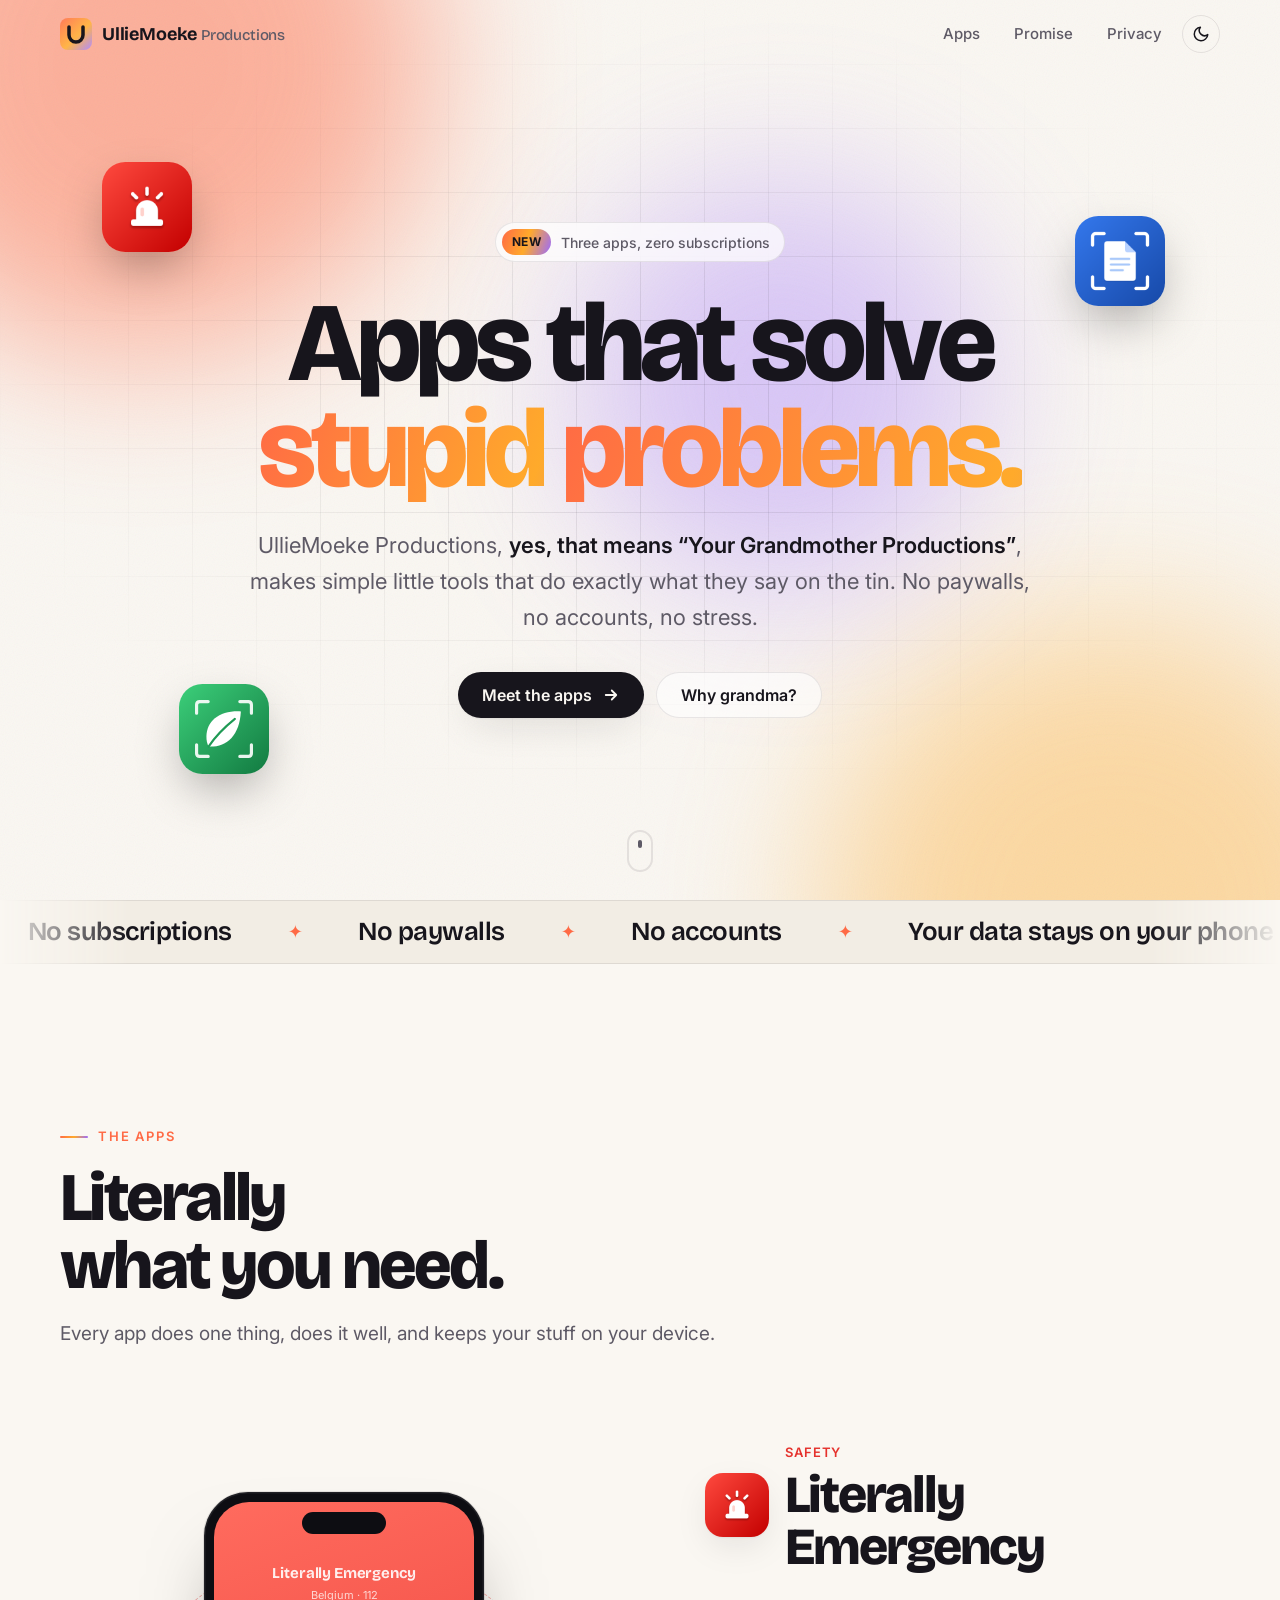
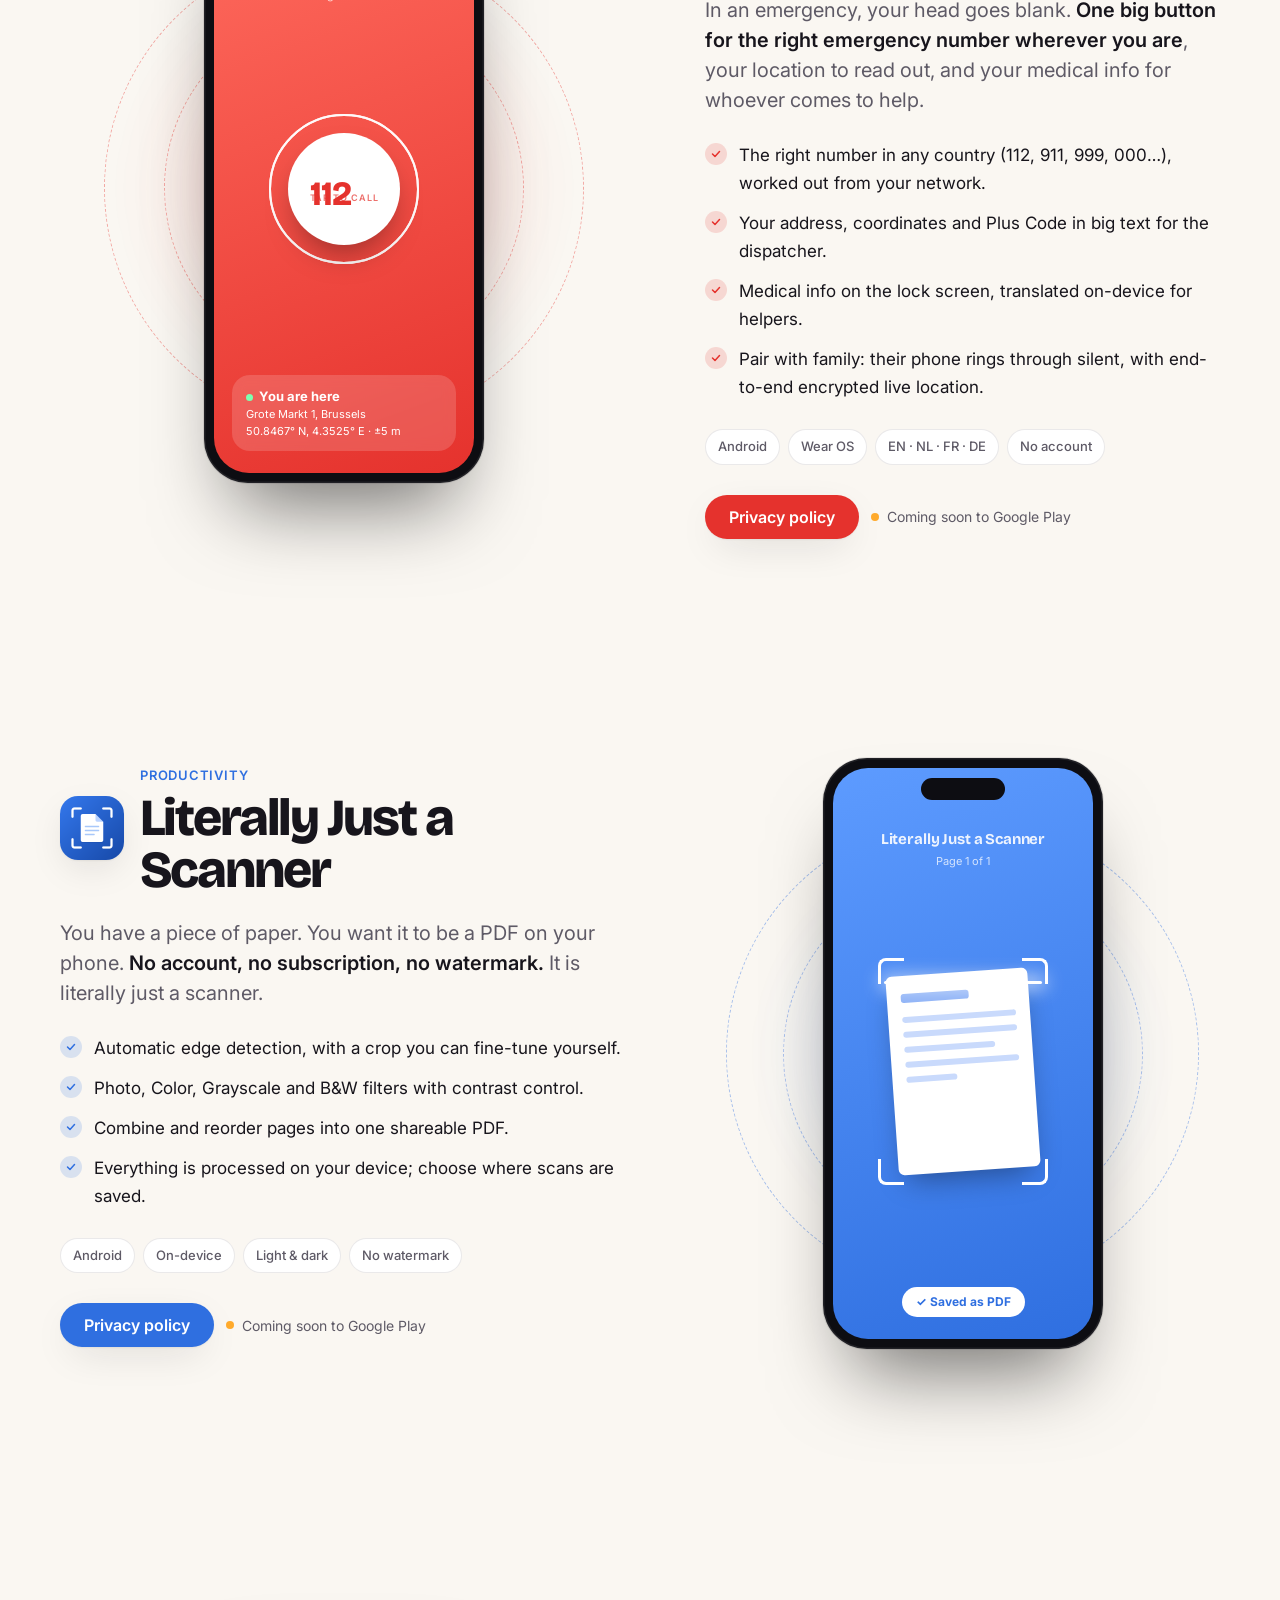
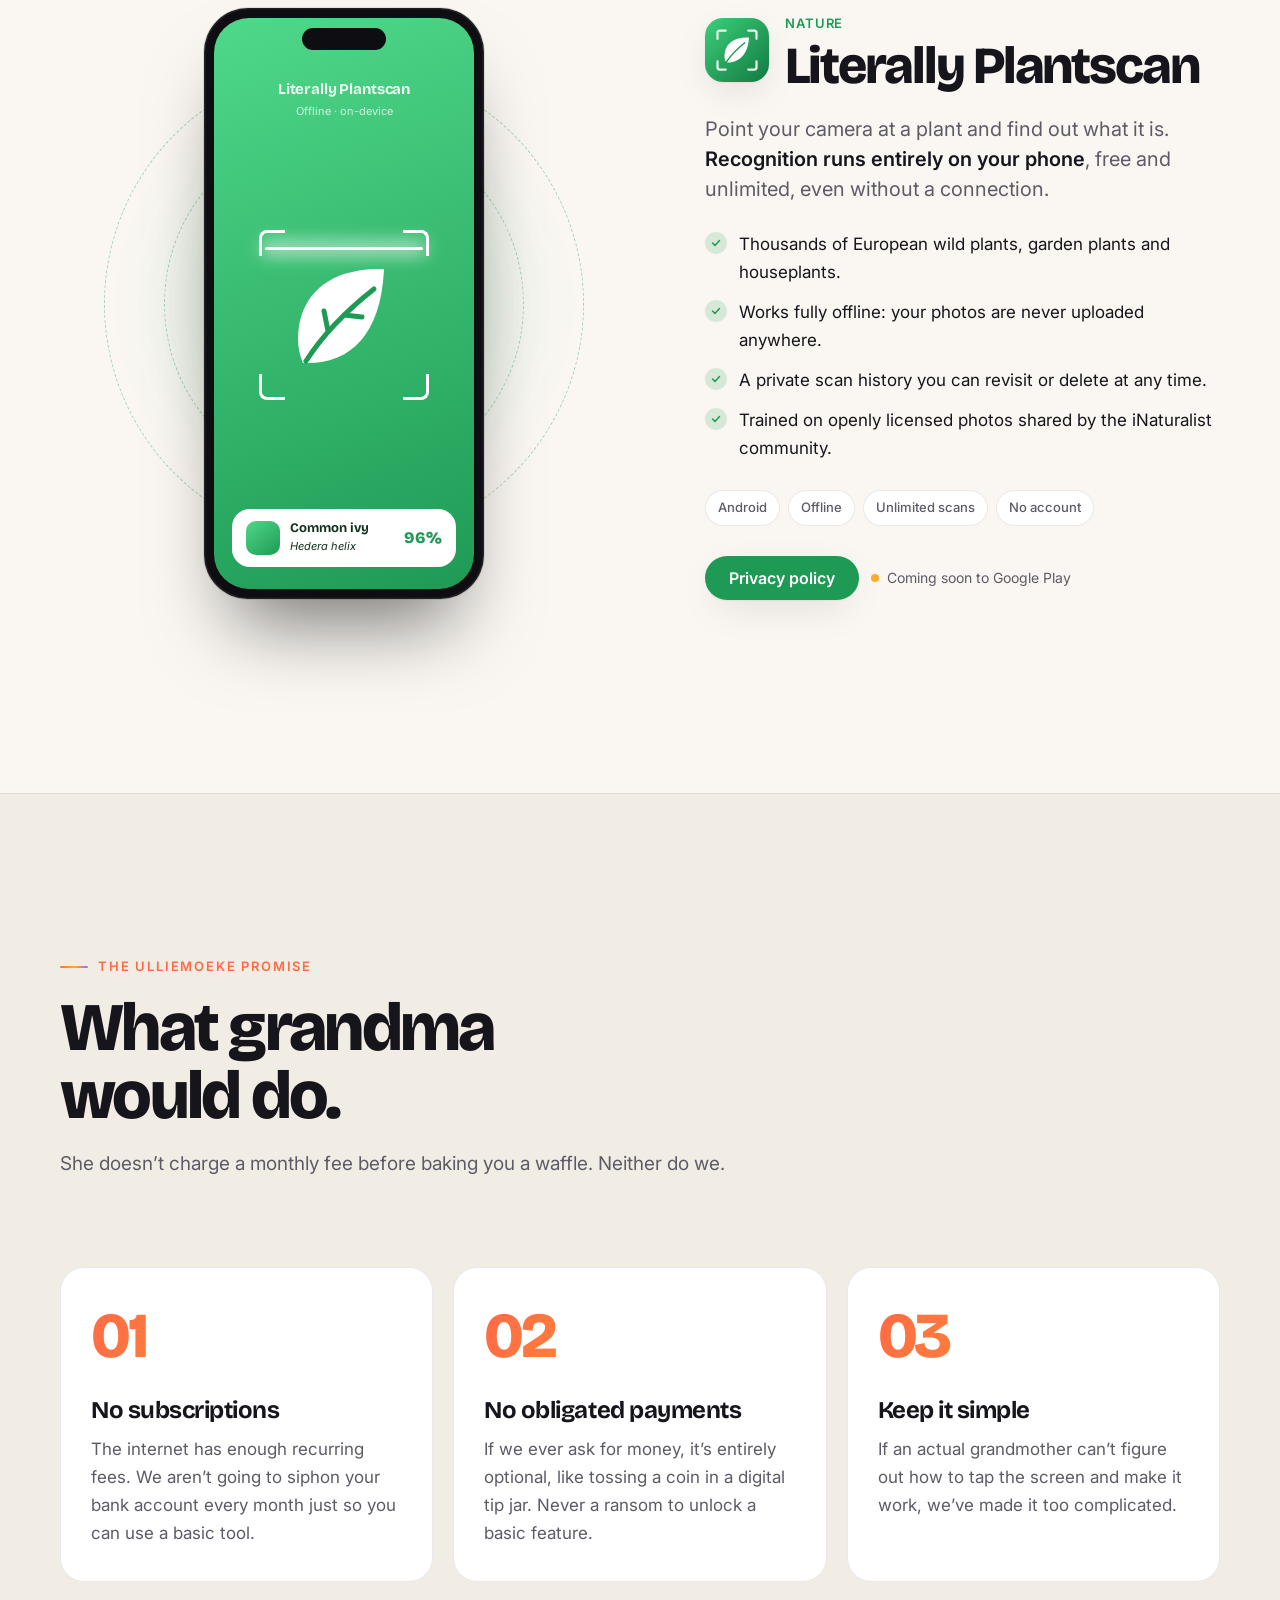
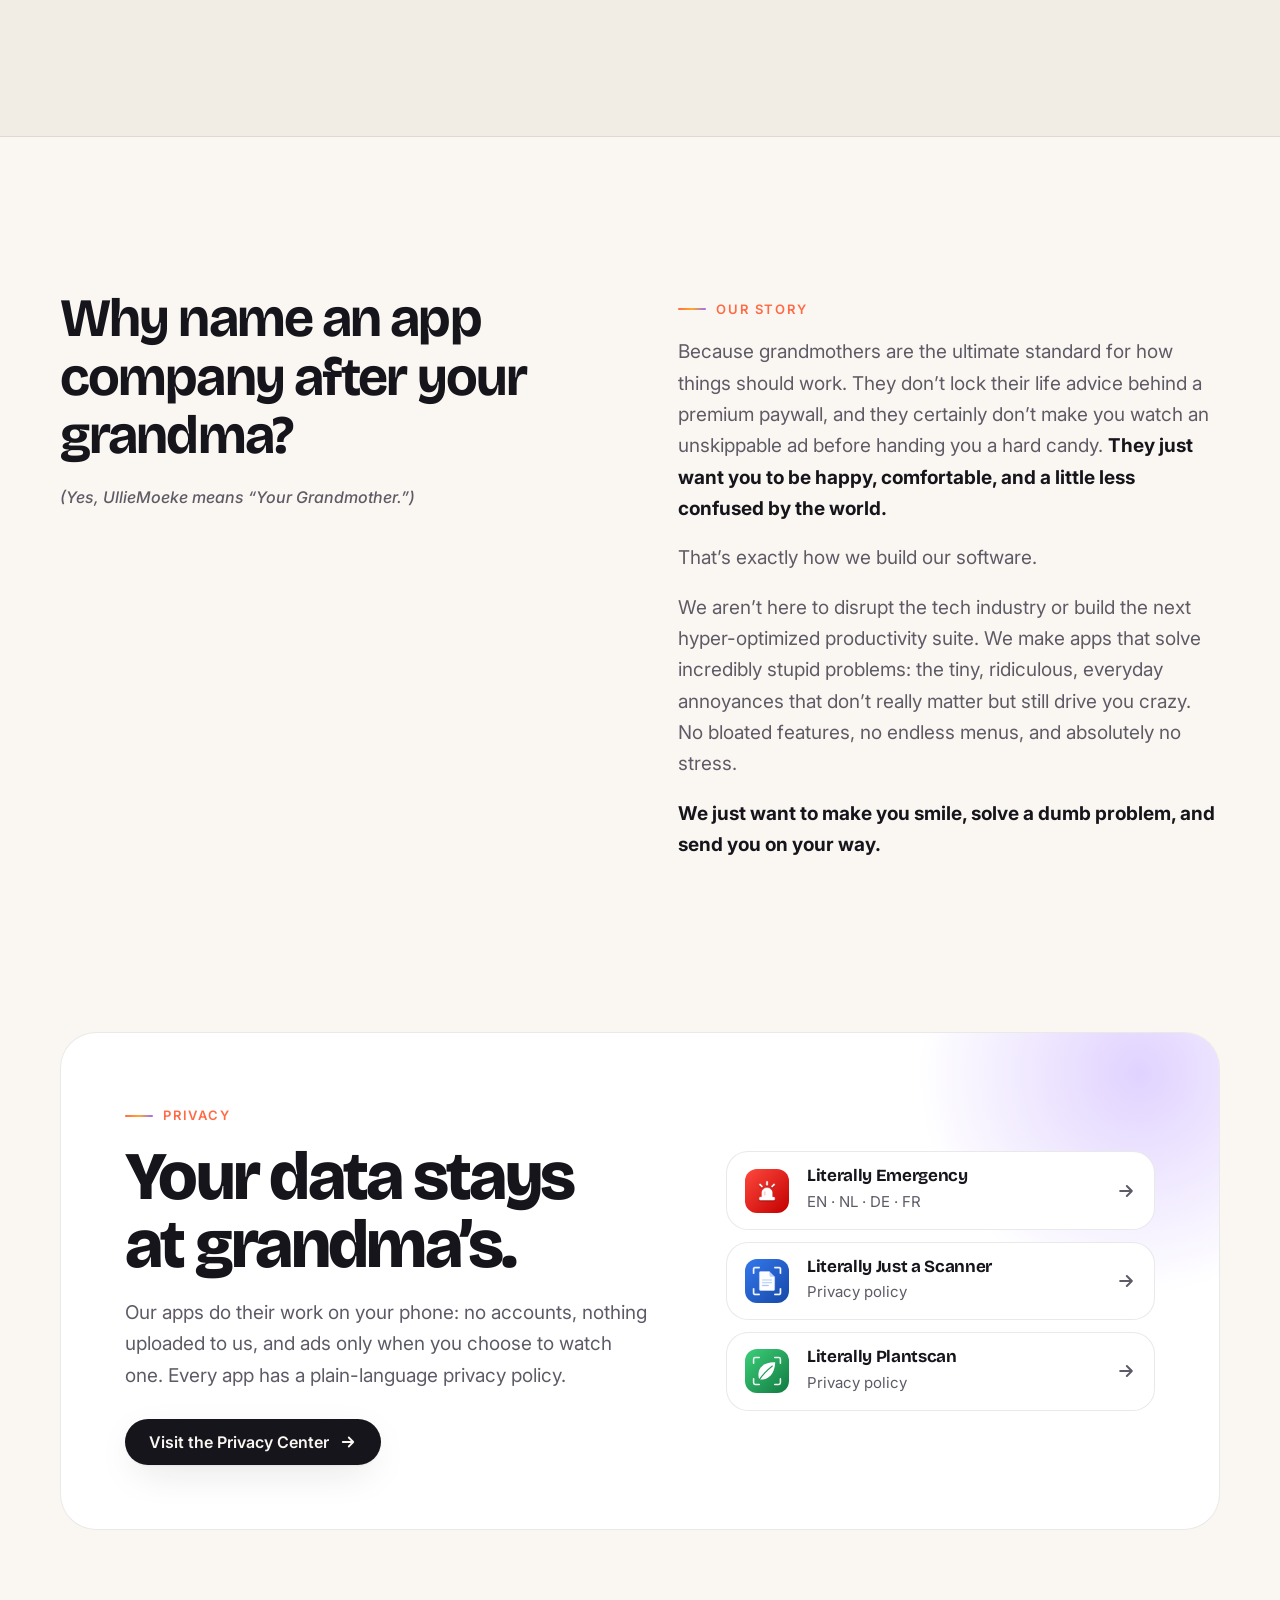
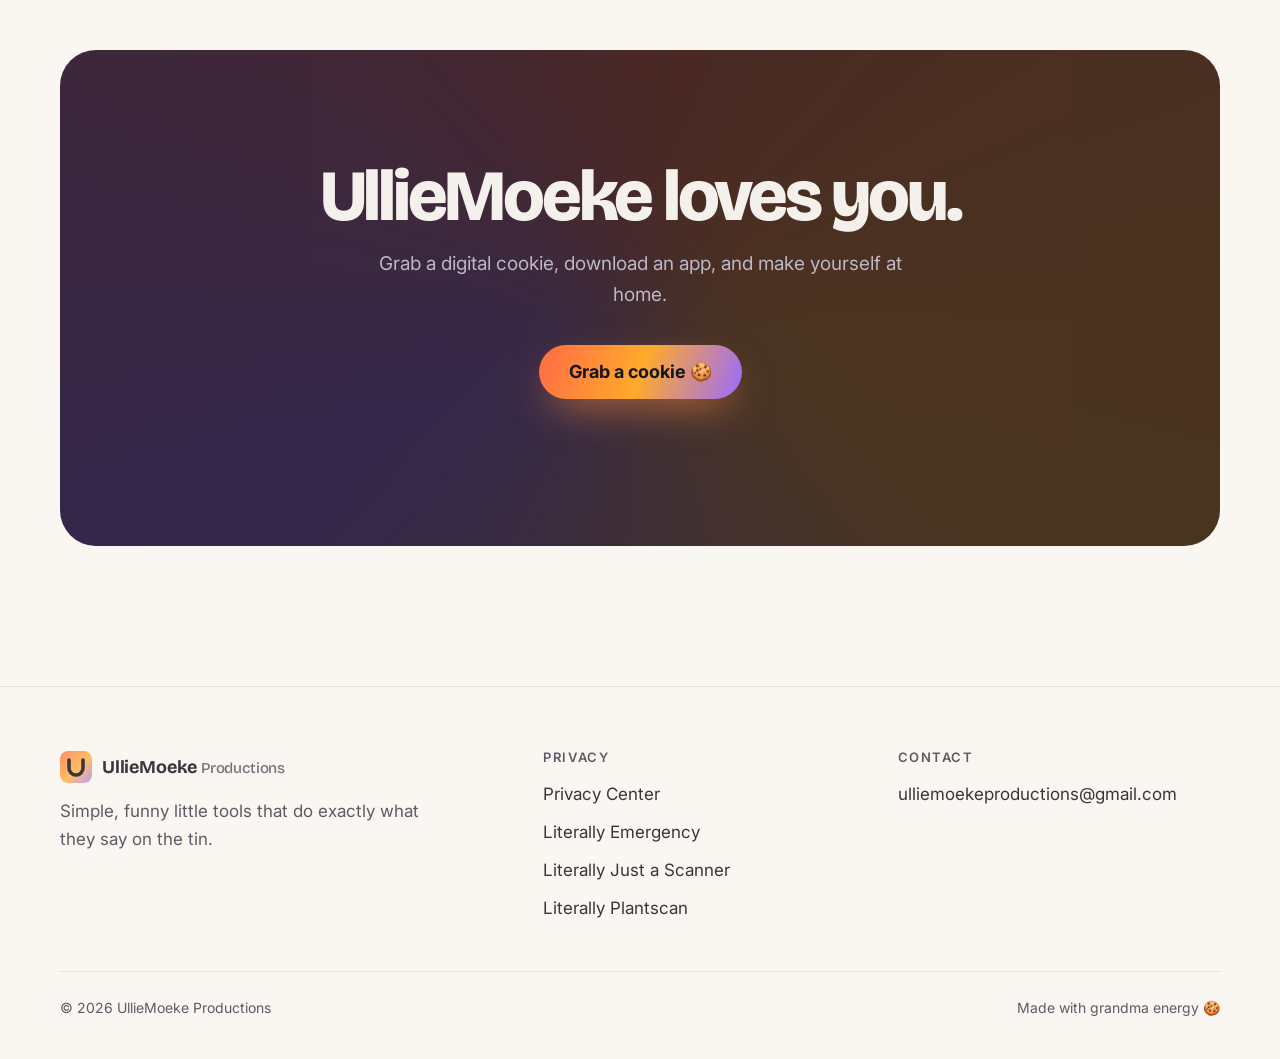
<file: index.html>
<!doctype html>
<html lang="en">
<head>
  <meta charset="utf-8">
  <meta name="viewport" content="width=device-width, initial-scale=1">
  <title>UllieMoeke Productions</title>
  <meta name="description" content="Simple, funny little apps that solve stupid problems. No subscriptions, no paywalls, no accounts. Made by UllieMoeke Productions.">
  <meta property="og:title" content="UllieMoeke Productions">
  <meta property="og:description" content="Simple, funny little apps that solve stupid problems. No subscriptions, no paywalls, no accounts.">
  <meta name="theme-color" content="#ff6a45">
  <link rel="icon" href="assets/favicon.svg" type="image/svg+xml">
  <link rel="preconnect" href="https://fonts.googleapis.com">
  <link rel="preconnect" href="https://fonts.gstatic.com" crossorigin>
  <link rel="stylesheet" href="https://fonts.googleapis.com/css2?family=Bricolage+Grotesque:opsz,wght@12..96,500..800&family=Inter:wght@400..700&display=swap">
  <link rel="stylesheet" href="assets/style.css">
  <script>try{var t=localStorage.getItem('theme');if(t)document.documentElement.dataset.theme=t}catch(e){}</script>
  <script src="assets/main.js" defer></script>
</head>
<body>

<header class="nav">
  <div class="wrap">
    <a class="logo" href="./"><img src="assets/favicon.svg" alt=""><span>UllieMoeke <small>Productions</small></span></a>
    <nav class="nav-links" aria-label="Main">
      <a href="#apps" class="hide-sm">Apps</a>
      <a href="#promise" class="hide-sm">Promise</a>
      <a href="privacy/">Privacy</a>
      <button class="theme-toggle" type="button" aria-label="Toggle theme"></button>
    </nav>
  </div>
</header>

<main>
  <section class="hero">
    <div class="hero-bg" aria-hidden="true">
      <div class="blob b1"></div><div class="blob b2"></div><div class="blob b3"></div>
      <div class="grid-overlay"></div><div class="grain"></div>
    </div>

    <div class="float-icon i1" aria-hidden="true"><img src="assets/icons/emergency.png" alt=""></div>
    <div class="float-icon i2" aria-hidden="true"><img src="assets/icons/scanner.png" alt=""></div>
    <div class="float-icon i3" aria-hidden="true"><img src="assets/icons/plantscan.svg" alt=""></div>

    <div class="wrap hero-inner">
      <span class="eyebrow"><b>NEW</b> Three apps, zero subscriptions</span>
      <h1 data-split>Apps that solve <span class="gradient-text">stupid problems.</span></h1>
      <p class="lede">UllieMoeke Productions, <em>yes, that means “Your Grandmother Productions”</em>, makes simple little tools that do exactly what they say on the tin. No paywalls, no accounts, no stress.</p>
      <div class="hero-cta">
        <a class="btn btn-primary" href="#apps">Meet the apps
          <svg viewBox="0 0 24 24" fill="none" stroke="currentColor" stroke-width="2.4" stroke-linecap="round" stroke-linejoin="round"><path d="M5 12h14M13 6l6 6-6 6"/></svg></a>
        <a class="btn btn-ghost" href="#story">Why grandma?</a>
      </div>
    </div>
    <div class="scroll-hint" aria-hidden="true"></div>
  </section>

  <div class="marquee" aria-hidden="true">
    <div class="marquee-track">
      <span>No subscriptions</span><span>No paywalls</span><span>No accounts</span><span>Your data stays on your phone</span><span>Free digital cookies</span><span>Made with grandma energy</span>
      <span>No subscriptions</span><span>No paywalls</span><span>No accounts</span><span>Your data stays on your phone</span><span>Free digital cookies</span><span>Made with grandma energy</span>
    </div>
  </div>

  <section class="section" id="apps">
    <div class="wrap">
      <div class="section-head reveal">
        <span class="kicker">The apps</span>
        <h2 class="title">Literally<br>what you need.</h2>
        <p>Every app does one thing, does it well, and keeps your stuff on your device.</p>
      </div>

      <!-- Literally Emergency -->
      <article class="app red">
        <div class="app-visual reveal">
          <div class="ring" aria-hidden="true"></div><div class="ring r2" aria-hidden="true"></div>
          <div class="phone" role="img" aria-label="Literally Emergency showing a big 112 button and your location">
            <div class="screen">
              <div class="s-title">Literally Emergency</div>
              <div class="s-sub">Belgium · 112</div>
              <div class="sos" aria-hidden="true">
                <span class="pulse"></span><span class="pulse"></span><span class="pulse"></span>
                <div class="core"><div>112<small>Tap to call</small></div></div>
              </div>
              <div class="loc-card" aria-hidden="true">
                <b><span class="dot"></span>You are here</b>
                Grote Markt 1, Brussels<br>50.8467° N, 4.3525° E · ±5 m
              </div>
            </div>
          </div>
        </div>
        <div class="app-copy reveal" style="--d:.12s">
          <div class="app-head">
            <img class="app-icon" src="assets/icons/emergency.png" alt="Literally Emergency icon">
            <div><span class="app-tag">Safety</span><h3>Literally Emergency</h3></div>
          </div>
          <p class="pitch">In an emergency, your head goes blank. <strong>One big button for the right emergency number wherever you are</strong>, your location to read out, and your medical info for whoever comes to help.</p>
          <ul class="features">
            <li>The right number in any country (112, 911, 999, 000…), worked out from your network.</li>
            <li>Your address, coordinates and Plus Code in big text for the dispatcher.</li>
            <li>Medical info on the lock screen, translated on-device for helpers.</li>
            <li>Pair with family: their phone rings through silent, with end-to-end encrypted live location.</li>
          </ul>
          <div class="chips"><span class="chip">Android</span><span class="chip">Wear OS</span><span class="chip">EN · NL · FR · DE</span><span class="chip">No account</span></div>
          <div class="app-actions">
            <a class="btn btn-primary" href="privacy/literally-emergency/">Privacy policy</a>
            <span class="soon">Coming soon to Google Play</span>
          </div>
        </div>
      </article>

      <!-- Literally Just a Scanner -->
      <article class="app blue flip">
        <div class="app-visual reveal">
          <div class="ring" aria-hidden="true"></div><div class="ring r2" aria-hidden="true"></div>
          <div class="phone" role="img" aria-label="Literally Just a Scanner straightening a document into a PDF">
            <div class="screen">
              <div class="s-title">Literally Just a Scanner</div>
              <div class="s-sub">Page 1 of 1</div>
              <div class="doc-stage" aria-hidden="true">
                <div class="doc"><i></i><i></i><i></i><i></i><i></i><i></i></div>
                <span class="corner tl"></span><span class="corner tr"></span><span class="corner bl"></span><span class="corner br"></span>
                <span class="scanline"></span>
              </div>
              <span class="pdf-pill" aria-hidden="true">✓ Saved as PDF</span>
            </div>
          </div>
        </div>
        <div class="app-copy reveal" style="--d:.12s">
          <div class="app-head">
            <img class="app-icon" src="assets/icons/scanner.png" alt="Literally Just a Scanner icon">
            <div><span class="app-tag">Productivity</span><h3>Literally Just a Scanner</h3></div>
          </div>
          <p class="pitch">You have a piece of paper. You want it to be a PDF on your phone. <strong>No account, no subscription, no watermark.</strong> It is literally just a scanner.</p>
          <ul class="features">
            <li>Automatic edge detection, with a crop you can fine-tune yourself.</li>
            <li>Photo, Color, Grayscale and B&amp;W filters with contrast control.</li>
            <li>Combine and reorder pages into one shareable PDF.</li>
            <li>Everything is processed on your device; choose where scans are saved.</li>
          </ul>
          <div class="chips"><span class="chip">Android</span><span class="chip">On-device</span><span class="chip">Light &amp; dark</span><span class="chip">No watermark</span></div>
          <div class="app-actions">
            <a class="btn btn-primary" href="privacy/literally-just-a-scanner/">Privacy policy</a>
            <span class="soon">Coming soon to Google Play</span>
          </div>
        </div>
      </article>

      <!-- Literally Plantscan -->
      <article class="app green">
        <div class="app-visual reveal">
          <div class="ring" aria-hidden="true"></div><div class="ring r2" aria-hidden="true"></div>
          <div class="phone" role="img" aria-label="Literally Plantscan recognising a plant">
            <div class="screen">
              <div class="s-title">Literally Plantscan</div>
              <div class="s-sub">Offline · on-device</div>
              <div class="leaf-stage" aria-hidden="true">
                <svg class="leaf" viewBox="0 0 120 120"><path fill="#fff" d="M100 14C46 12 14 40 14 84c0 9 2 17 5 24 47 2 78-28 81-94z"/><path fill="none" stroke="#1f9a55" stroke-width="5" stroke-linecap="round" d="M22 106c18-28 40-50 68-72M44 76l-4-20M60 60l18 2"/></svg>
                <span class="corner tl"></span><span class="corner tr"></span><span class="corner bl"></span><span class="corner br"></span>
                <span class="scanline"></span>
              </div>
              <div class="result" aria-hidden="true">
                <span class="thumb"></span>
                <div><b>Common ivy</b><i>Hedera helix</i></div>
                <span class="pct">96%</span>
              </div>
            </div>
          </div>
        </div>
        <div class="app-copy reveal" style="--d:.12s">
          <div class="app-head">
            <img class="app-icon" src="assets/icons/plantscan.svg" alt="Literally Plantscan icon">
            <div><span class="app-tag">Nature</span><h3>Literally Plantscan</h3></div>
          </div>
          <p class="pitch">Point your camera at a plant and find out what it is. <strong>Recognition runs entirely on your phone</strong>, free and unlimited, even without a connection.</p>
          <ul class="features">
            <li>Thousands of European wild plants, garden plants and houseplants.</li>
            <li>Works fully offline: your photos are never uploaded anywhere.</li>
            <li>A private scan history you can revisit or delete at any time.</li>
            <li>Trained on openly licensed photos shared by the iNaturalist community.</li>
          </ul>
          <div class="chips"><span class="chip">Android</span><span class="chip">Offline</span><span class="chip">Unlimited scans</span><span class="chip">No account</span></div>
          <div class="app-actions">
            <a class="btn btn-primary" href="privacy/literally-plantscan/">Privacy policy</a>
            <span class="soon">Coming soon to Google Play</span>
          </div>
        </div>
      </article>
    </div>
  </section>

  <section class="section promise" id="promise">
    <div class="wrap">
      <div class="section-head reveal">
        <span class="kicker">The UllieMoeke promise</span>
        <h2 class="title">What grandma<br>would do.</h2>
        <p>She doesn’t charge a monthly fee before baking you a waffle. Neither do we.</p>
      </div>
      <div class="cards">
        <div class="card reveal">
          <div class="num gradient-text">01</div>
          <h3>No subscriptions</h3>
          <p>The internet has enough recurring fees. We aren’t going to siphon your bank account every month just so you can use a basic tool.</p>
        </div>
        <div class="card reveal" style="--d:.1s">
          <div class="num gradient-text">02</div>
          <h3>No obligated payments</h3>
          <p>If we ever ask for money, it’s entirely optional, like tossing a coin in a digital tip jar. Never a ransom to unlock a basic feature.</p>
        </div>
        <div class="card reveal" style="--d:.2s">
          <div class="num gradient-text">03</div>
          <h3>Keep it simple</h3>
          <p>If an actual grandmother can’t figure out how to tap the screen and make it work, we’ve made it too complicated.</p>
        </div>
      </div>
    </div>
  </section>

  <section class="section" id="story">
    <div class="wrap story-grid">
      <h2 class="quote reveal">Why name an app company after your grandma?
        <small>(Yes, UllieMoeke means “Your Grandmother.”)</small></h2>
      <div class="reveal" style="--d:.1s">
        <span class="kicker">Our story</span>
        <p style="margin-top:18px">Because grandmothers are the ultimate standard for how things should work. They don’t lock their life advice behind a premium paywall, and they certainly don’t make you watch an unskippable ad before handing you a hard candy. <strong>They just want you to be happy, comfortable, and a little less confused by the world.</strong></p>
        <p>That’s exactly how we build our software.</p>
        <p>We aren’t here to disrupt the tech industry or build the next hyper-optimized productivity suite. We make apps that solve incredibly stupid problems: the tiny, ridiculous, everyday annoyances that don’t really matter but still drive you crazy. No bloated features, no endless menus, and absolutely no stress.</p>
        <p><strong>We just want to make you smile, solve a dumb problem, and send you on your way.</strong></p>
      </div>
    </div>
  </section>

  <section class="wrap" id="privacy" style="margin-bottom:clamp(64px,10vw,120px)">
    <div class="privacy-teaser reveal">
      <div>
        <span class="kicker">Privacy</span>
        <h2 class="title">Your data stays<br>at grandma’s.</h2>
        <p>Our apps do their work on your phone: no accounts, nothing uploaded to us, and ads only when you choose to watch one. Every app has a plain-language privacy policy.</p>
        <a class="btn btn-primary" href="privacy/">Visit the Privacy Center
          <svg viewBox="0 0 24 24" fill="none" stroke="currentColor" stroke-width="2.4" stroke-linecap="round" stroke-linejoin="round"><path d="M5 12h14M13 6l6 6-6 6"/></svg></a>
      </div>
      <div class="teaser-links">
        <a class="policy-link" href="privacy/literally-emergency/">
          <img src="assets/icons/emergency.png" alt="">
          <div><b>Literally Emergency</b><span>EN · NL · DE · FR</span></div>
          <svg viewBox="0 0 24 24" fill="none" stroke="currentColor" stroke-width="2.4" stroke-linecap="round" stroke-linejoin="round"><path d="M5 12h14M13 6l6 6-6 6"/></svg>
        </a>
        <a class="policy-link" href="privacy/literally-just-a-scanner/">
          <img src="assets/icons/scanner.png" alt="">
          <div><b>Literally Just a Scanner</b><span>Privacy policy</span></div>
          <svg viewBox="0 0 24 24" fill="none" stroke="currentColor" stroke-width="2.4" stroke-linecap="round" stroke-linejoin="round"><path d="M5 12h14M13 6l6 6-6 6"/></svg>
        </a>
        <a class="policy-link" href="privacy/literally-plantscan/">
          <img src="assets/icons/plantscan.svg" alt="">
          <div><b>Literally Plantscan</b><span>Privacy policy</span></div>
          <svg viewBox="0 0 24 24" fill="none" stroke="currentColor" stroke-width="2.4" stroke-linecap="round" stroke-linejoin="round"><path d="M5 12h14M13 6l6 6-6 6"/></svg>
        </a>
      </div>
    </div>
  </section>

  <section class="wrap">
    <div class="cookie-cta reveal">
      <h2>UllieMoeke loves you.</h2>
      <p>Grab a digital cookie, download an app, and make yourself at home.</p>
      <button class="cookie-btn" type="button">Grab a cookie 🍪</button>
      <span class="cookie-count" aria-live="polite"></span>
    </div>
  </section>
</main>

<footer>
  <div class="wrap">
    <div class="foot">
      <div>
        <a class="logo" href="./"><img src="assets/favicon.svg" alt=""><span>UllieMoeke <small>Productions</small></span></a>
        <p>Simple, funny little tools that do exactly what they say on the tin.</p>
      </div>
      <div>
        <h4>Privacy</h4>
        <ul>
          <li><a href="privacy/">Privacy Center</a></li>
          <li><a href="privacy/literally-emergency/">Literally Emergency</a></li>
          <li><a href="privacy/literally-just-a-scanner/">Literally Just a Scanner</a></li>
          <li><a href="privacy/literally-plantscan/">Literally Plantscan</a></li>
        </ul>
      </div>
      <div>
        <h4>Contact</h4>
        <ul>
          <li><a href="mailto:ulliemoekeproductions@gmail.com">ulliemoekeproductions@gmail.com</a></li>
        </ul>
      </div>
    </div>
    <div class="legal">
      <span>© 2026 UllieMoeke Productions</span>
      <span>Made with grandma energy 🍪</span>
    </div>
  </div>
</footer>
</body>
</html>
</file>
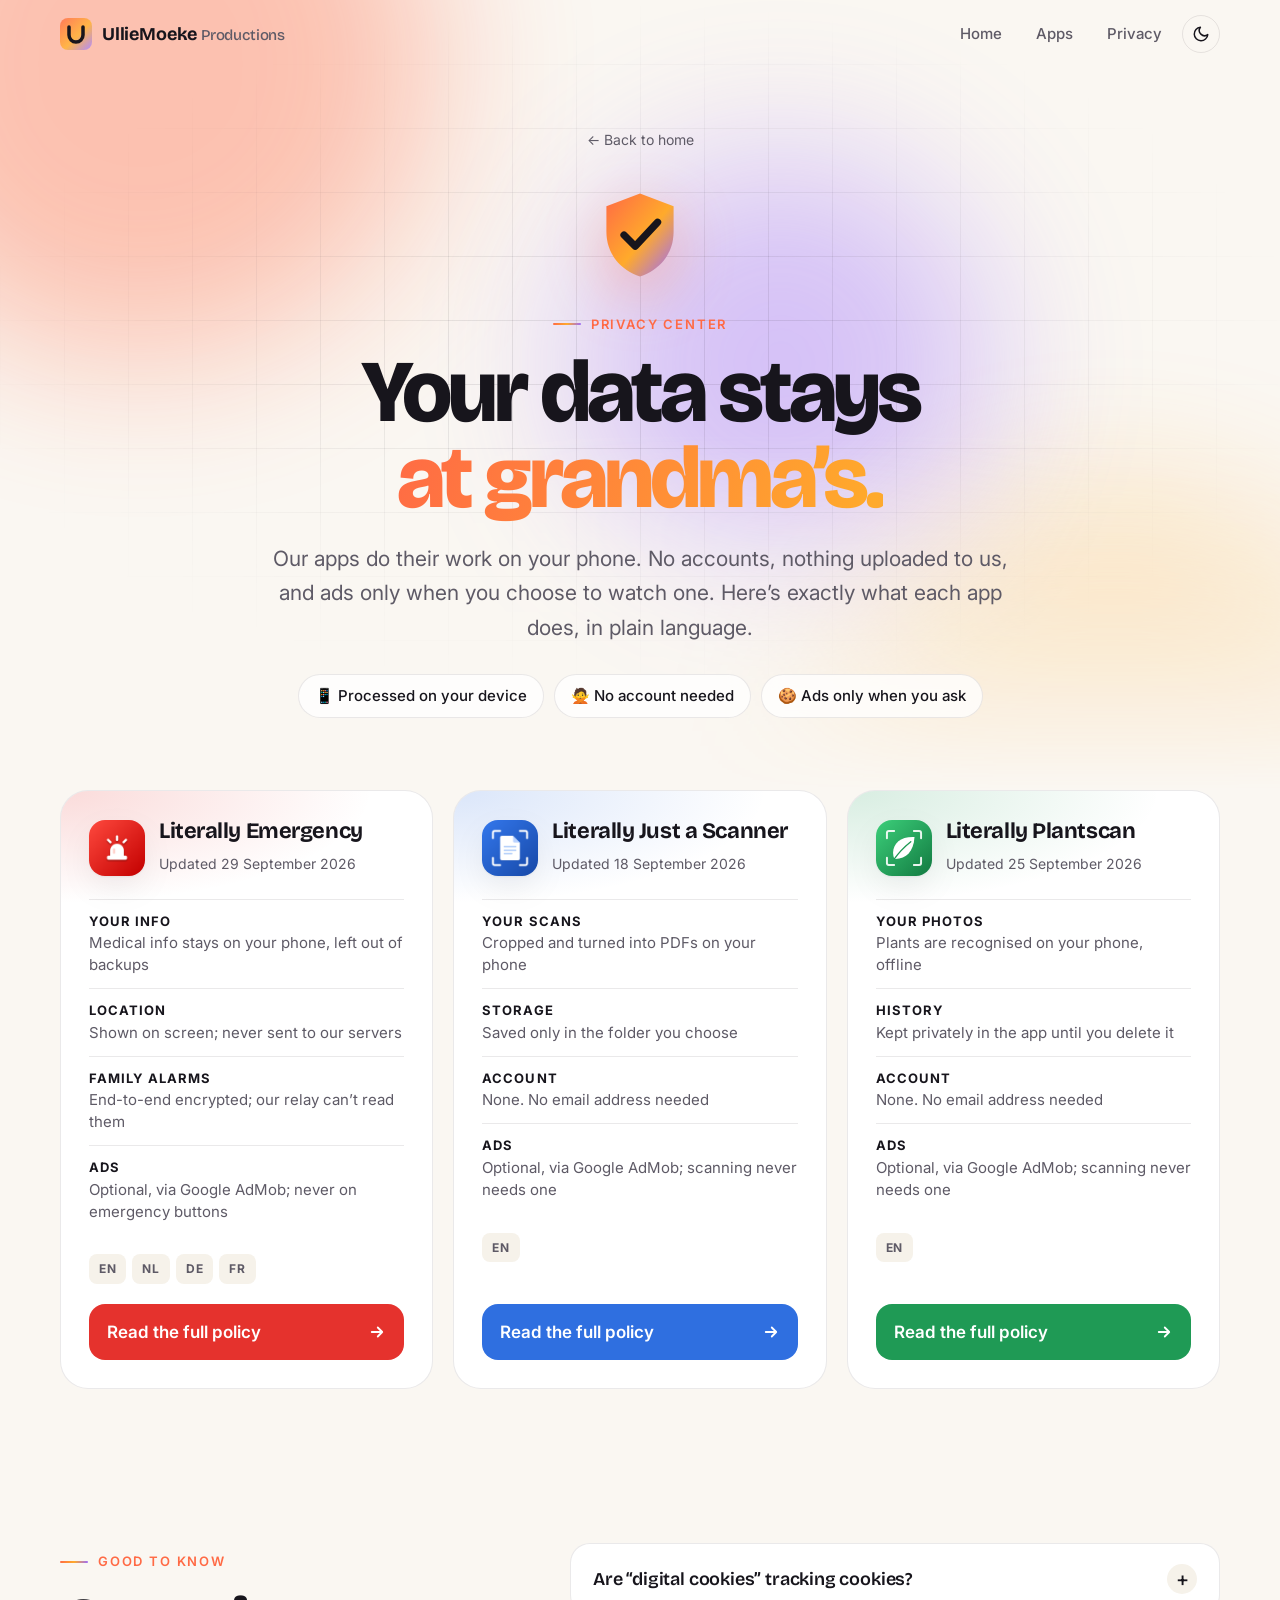
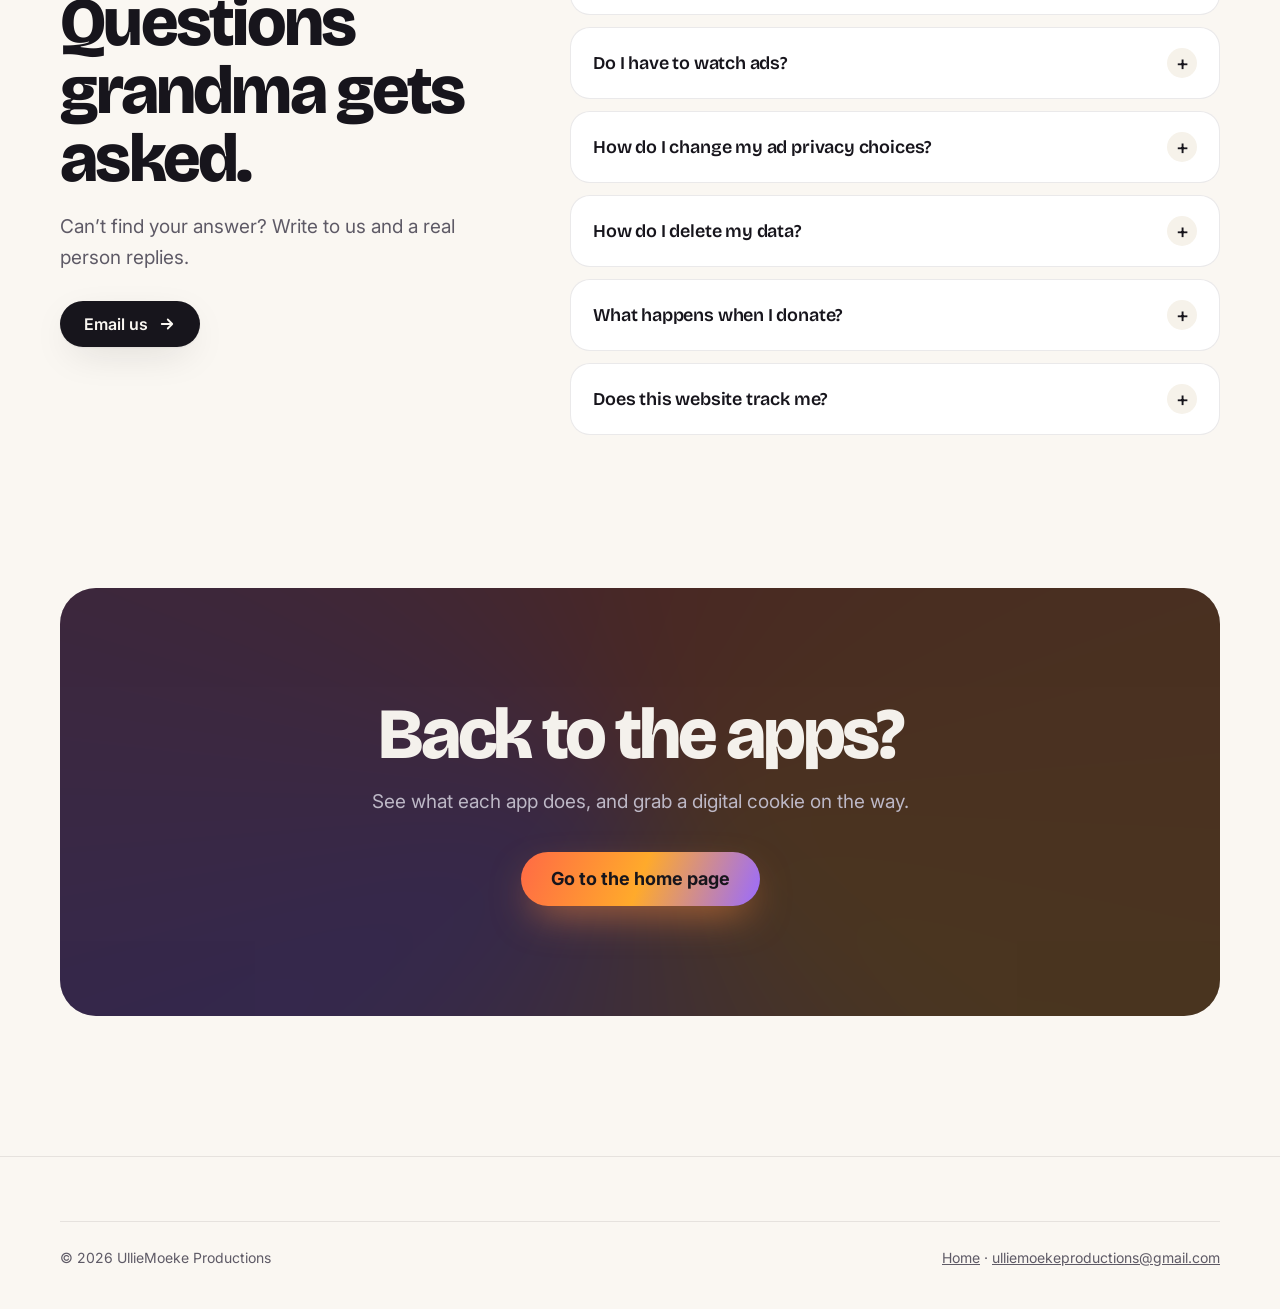
<file: privacy/index.html>
<!doctype html>
<html lang="en">
<head>
  <meta charset="utf-8">
  <meta name="viewport" content="width=device-width, initial-scale=1">
  <title>Privacy Center · UllieMoeke Productions</title>
  <meta name="description" content="Privacy policies for every UllieMoeke Productions app, and what each app does with your data at a glance.">
  <link rel="icon" href="../assets/favicon.svg" type="image/svg+xml">
  <link rel="preconnect" href="https://fonts.googleapis.com">
  <link rel="preconnect" href="https://fonts.gstatic.com" crossorigin>
  <link rel="stylesheet" href="https://fonts.googleapis.com/css2?family=Bricolage+Grotesque:opsz,wght@12..96,500..800&family=Inter:wght@400..700&display=swap">
  <link rel="stylesheet" href="../assets/style.css">
  <script>try{var t=localStorage.getItem('theme');if(t)document.documentElement.dataset.theme=t}catch(e){}</script>
  <script src="../assets/main.js" defer></script>
</head>
<body>
<header class="nav">
  <div class="wrap">
    <a class="logo" href="../"><img src="../assets/favicon.svg" alt=""><span>UllieMoeke <small>Productions</small></span></a>
    <nav class="nav-links" aria-label="Main">
      <a href="../" class="hide-sm">Home</a>
      <a href="../#apps" class="hide-sm">Apps</a>
      <a href="./" aria-current="page">Privacy</a>
      <button class="theme-toggle" type="button" aria-label="Toggle theme"></button>
    </nav>
  </div>
</header>

<main>
  <section class="pc-hero">
    <div class="hero-bg" aria-hidden="true">
      <div class="blob b1"></div><div class="blob b2"></div><div class="blob b3"></div>
      <div class="grid-overlay"></div>
    </div>
    <div class="wrap">
      <div class="crumbs reveal in"><a href="../">← Back to home</a></div>
      <div class="pc-shield reveal in" aria-hidden="true">
        <svg viewBox="0 0 120 120">
          <defs><linearGradient id="sg" x1="0" y1="0" x2="1" y2="1"><stop stop-color="#ff6a45"/><stop offset=".55" stop-color="#ffaa2b"/><stop offset="1" stop-color="#9a6bff"/></linearGradient></defs>
          <path d="M60 8 102 24v32c0 28-18 48-42 56C36 104 18 84 18 56V24z" fill="url(#sg)"/>
          <path class="tick" d="M40 60l14 14 28-30" fill="none" stroke="#17151c" stroke-width="9" stroke-linecap="round" stroke-linejoin="round"/>
        </svg>
      </div>
      <span class="kicker reveal in">Privacy Center</span>
      <h1 class="pc-title reveal in">Your data stays <span class="gradient-text">at grandma’s.</span></h1>
      <p class="pc-lede reveal in">Our apps do their work on your phone. No accounts, nothing uploaded to us, and ads only when you choose to watch one. Here’s exactly what each app does, in plain language.</p>
      <div class="pc-pills reveal in">
        <span>📱 Processed on your device</span><span>🙅 No account needed</span><span>🍪 Ads only when you ask</span>
      </div>
    </div>
  </section>

  <section class="wrap pc-apps" aria-label="Privacy policies per app">
    <article class="pc-card red reveal">
      <div class="pc-card-top">
        <img src="../assets/icons/emergency.png" alt="">
        <div><h2>Literally Emergency</h2><span>Updated 29 September 2026</span></div>
      </div>
      <ul class="facts">
        <li><b>Your info</b>Medical info stays on your phone, left out of backups</li>
        <li><b>Location</b>Shown on screen; never sent to our servers</li>
        <li><b>Family alarms</b>End-to-end encrypted; our relay can’t read them</li>
        <li><b>Ads</b>Optional, via Google AdMob; never on emergency buttons</li>
      </ul>
      <div class="langs"><a href="literally-emergency/" hreflang="en">EN</a><a href="literally-emergency/nl.html" hreflang="nl">NL</a><a href="literally-emergency/de.html" hreflang="de">DE</a><a href="literally-emergency/fr.html" hreflang="fr">FR</a></div>
      <a class="pc-read" href="literally-emergency/">Read the full policy <svg viewBox="0 0 24 24" fill="none" stroke="currentColor" stroke-width="2.4" stroke-linecap="round" stroke-linejoin="round"><path d="M5 12h14M13 6l6 6-6 6"/></svg></a>
    </article>

    <article class="pc-card blue reveal" style="--d:.08s">
      <div class="pc-card-top">
        <img src="../assets/icons/scanner.png" alt="">
        <div><h2>Literally Just a Scanner</h2><span>Updated 18 September 2026</span></div>
      </div>
      <ul class="facts">
        <li><b>Your scans</b>Cropped and turned into PDFs on your phone</li>
        <li><b>Storage</b>Saved only in the folder you choose</li>
        <li><b>Account</b>None. No email address needed</li>
        <li><b>Ads</b>Optional, via Google AdMob; scanning never needs one</li>
      </ul>
      <div class="langs"><a href="literally-just-a-scanner/" hreflang="en">EN</a></div>
      <a class="pc-read" href="literally-just-a-scanner/">Read the full policy <svg viewBox="0 0 24 24" fill="none" stroke="currentColor" stroke-width="2.4" stroke-linecap="round" stroke-linejoin="round"><path d="M5 12h14M13 6l6 6-6 6"/></svg></a>
    </article>

    <article class="pc-card green reveal" style="--d:.16s">
      <div class="pc-card-top">
        <img src="../assets/icons/plantscan.svg" alt="">
        <div><h2>Literally Plantscan</h2><span>Updated 25 September 2026</span></div>
      </div>
      <ul class="facts">
        <li><b>Your photos</b>Plants are recognised on your phone, offline</li>
        <li><b>History</b>Kept privately in the app until you delete it</li>
        <li><b>Account</b>None. No email address needed</li>
        <li><b>Ads</b>Optional, via Google AdMob; scanning never needs one</li>
      </ul>
      <div class="langs"><a href="literally-plantscan/" hreflang="en">EN</a></div>
      <a class="pc-read" href="literally-plantscan/">Read the full policy <svg viewBox="0 0 24 24" fill="none" stroke="currentColor" stroke-width="2.4" stroke-linecap="round" stroke-linejoin="round"><path d="M5 12h14M13 6l6 6-6 6"/></svg></a>
    </article>
  </section>

  <section class="section">
    <div class="wrap pc-faq-grid">
      <div class="reveal">
        <span class="kicker">Good to know</span>
        <h2 class="title">Questions grandma gets asked.</h2>
        <p class="pc-side">Can’t find your answer? Write to us and a real person replies.</p>
        <a class="btn btn-primary" href="mailto:ulliemoekeproductions@gmail.com">Email us
          <svg viewBox="0 0 24 24" fill="none" stroke="currentColor" stroke-width="2.4" stroke-linecap="round" stroke-linejoin="round"><path d="M5 12h14M13 6l6 6-6 6"/></svg></a>
      </div>
      <div class="faq reveal" style="--d:.1s">
        <details>
          <summary>Are “digital cookies” tracking cookies?</summary>
          <p>No. Digital cookies are a little in-app collectible you get for watching an optional ad. They have no cash value, are stored on your device, and have nothing to do with browser tracking cookies.</p>
        </details>
        <details>
          <summary>Do I have to watch ads?</summary>
          <p>Never. Ads are only shown when you choose to watch one. Scanning, identifying plants and the emergency buttons always work without ads. Ads are provided by Google AdMob, which may process your IP address, device or advertising identifiers and ad interactions; each app’s policy has the details.</p>
        </details>
        <details>
          <summary>How do I change my ad privacy choices?</summary>
          <p>Where applicable, open <b>Support → Ad privacy choices</b> in the app. You can also reset or delete your advertising ID in Android settings.</p>
        </details>
        <details>
          <summary>How do I delete my data?</summary>
          <p>Everything an app stores lives on your phone. Delete items inside the app, or clear the app’s data in Android settings to remove everything. Files you saved to a shared folder, such as Downloads, are deleted separately.</p>
        </details>
        <details>
          <summary>What happens when I donate?</summary>
          <p>Donations are handled by PayPal under its own privacy policy. The app never sees your card or bank details. We may receive donor and transaction details through PayPal to manage donations.</p>
        </details>
        <details>
          <summary>Does this website track me?</summary>
          <p>This website has no analytics, ads or tracking cookies. Fonts are loaded from Google Fonts, so Google receives your IP address when you visit. Your light or dark mode choice and website cookie count are remembered in your own browser only.</p>
        </details>
      </div>
    </div>
  </section>

  <section class="wrap">
    <div class="cookie-cta reveal">
      <h2>Back to the apps?</h2>
      <p>See what each app does, and grab a digital cookie on the way.</p>
      <a class="cookie-btn" href="../" style="text-decoration:none;display:inline-block">Go to the home page</a>
    </div>
  </section>
</main>

<footer>
  <div class="wrap">
    <div class="legal" style="margin-top:0">
      <span>© 2026 UllieMoeke Productions</span>
      <span><a href="../">Home</a> · <a href="mailto:ulliemoekeproductions@gmail.com">ulliemoekeproductions@gmail.com</a></span>
    </div>
  </div>
</footer>
</body>
</html>
</file>
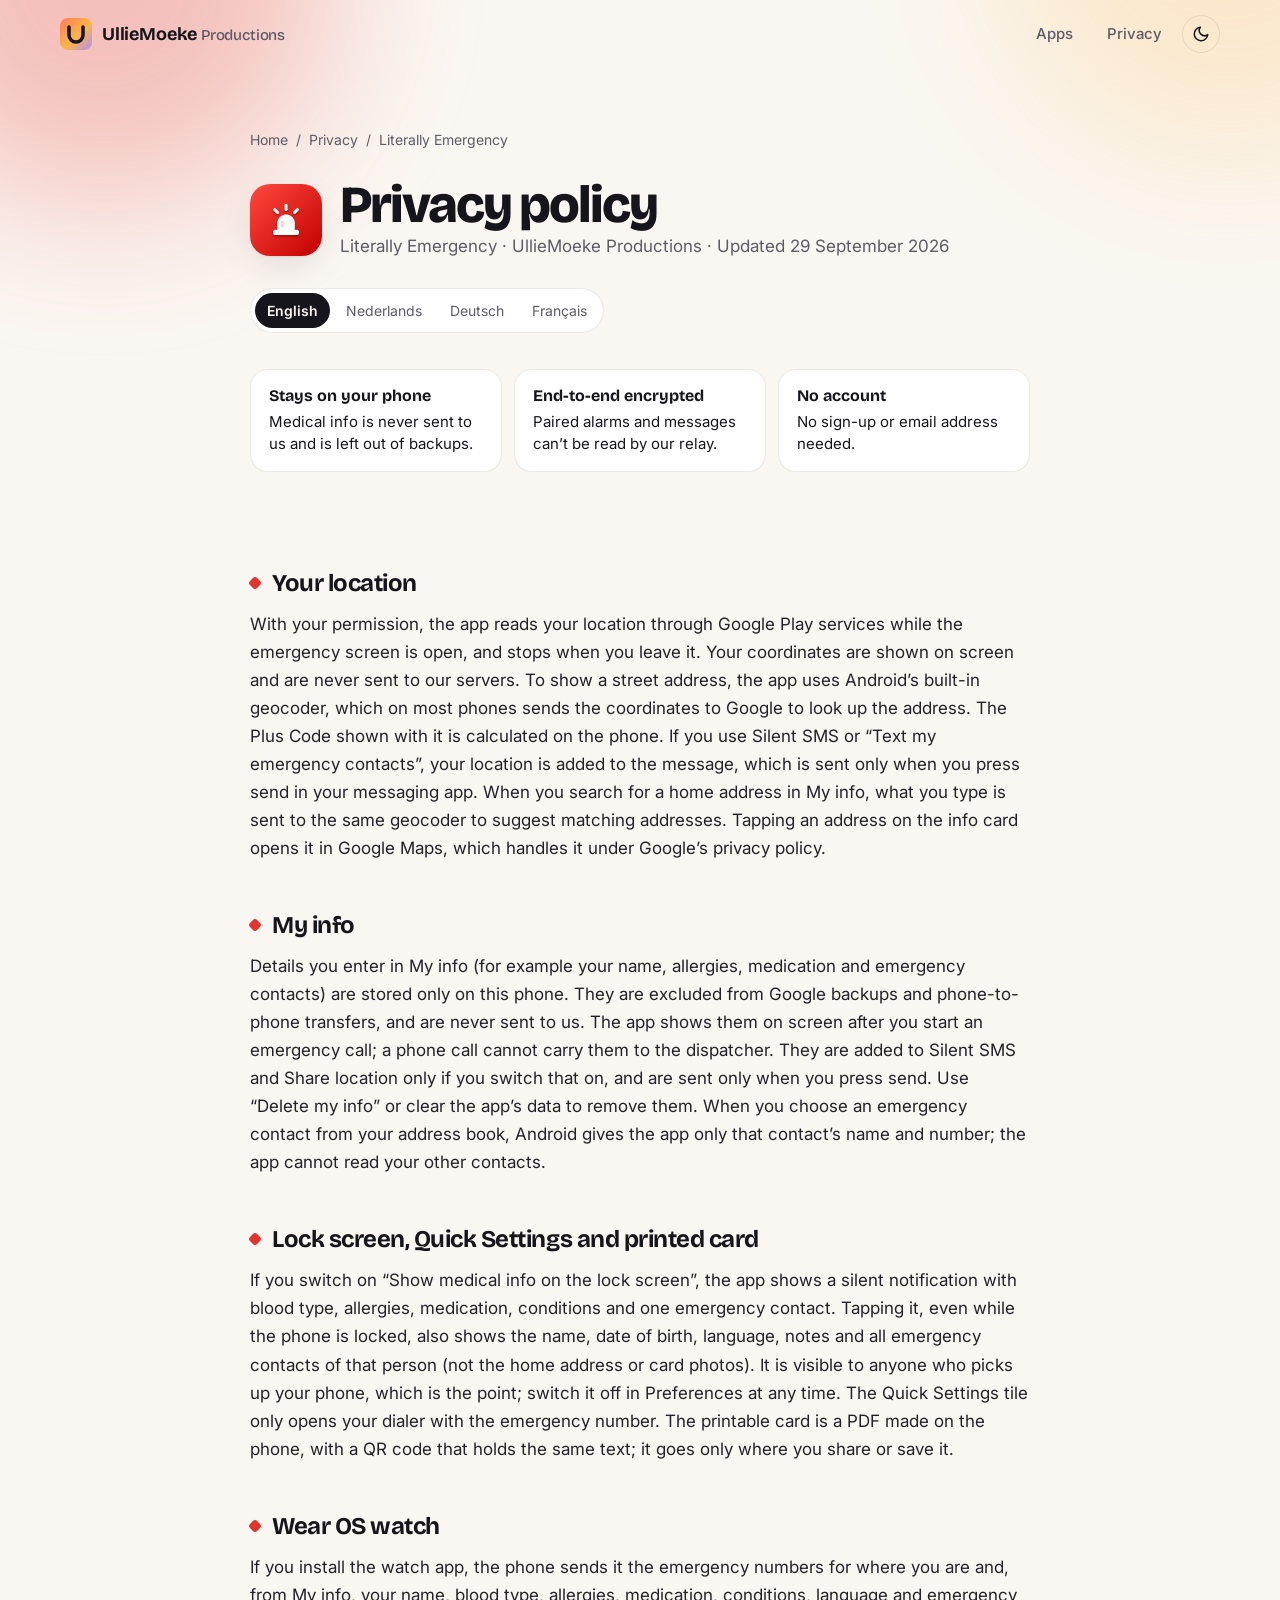
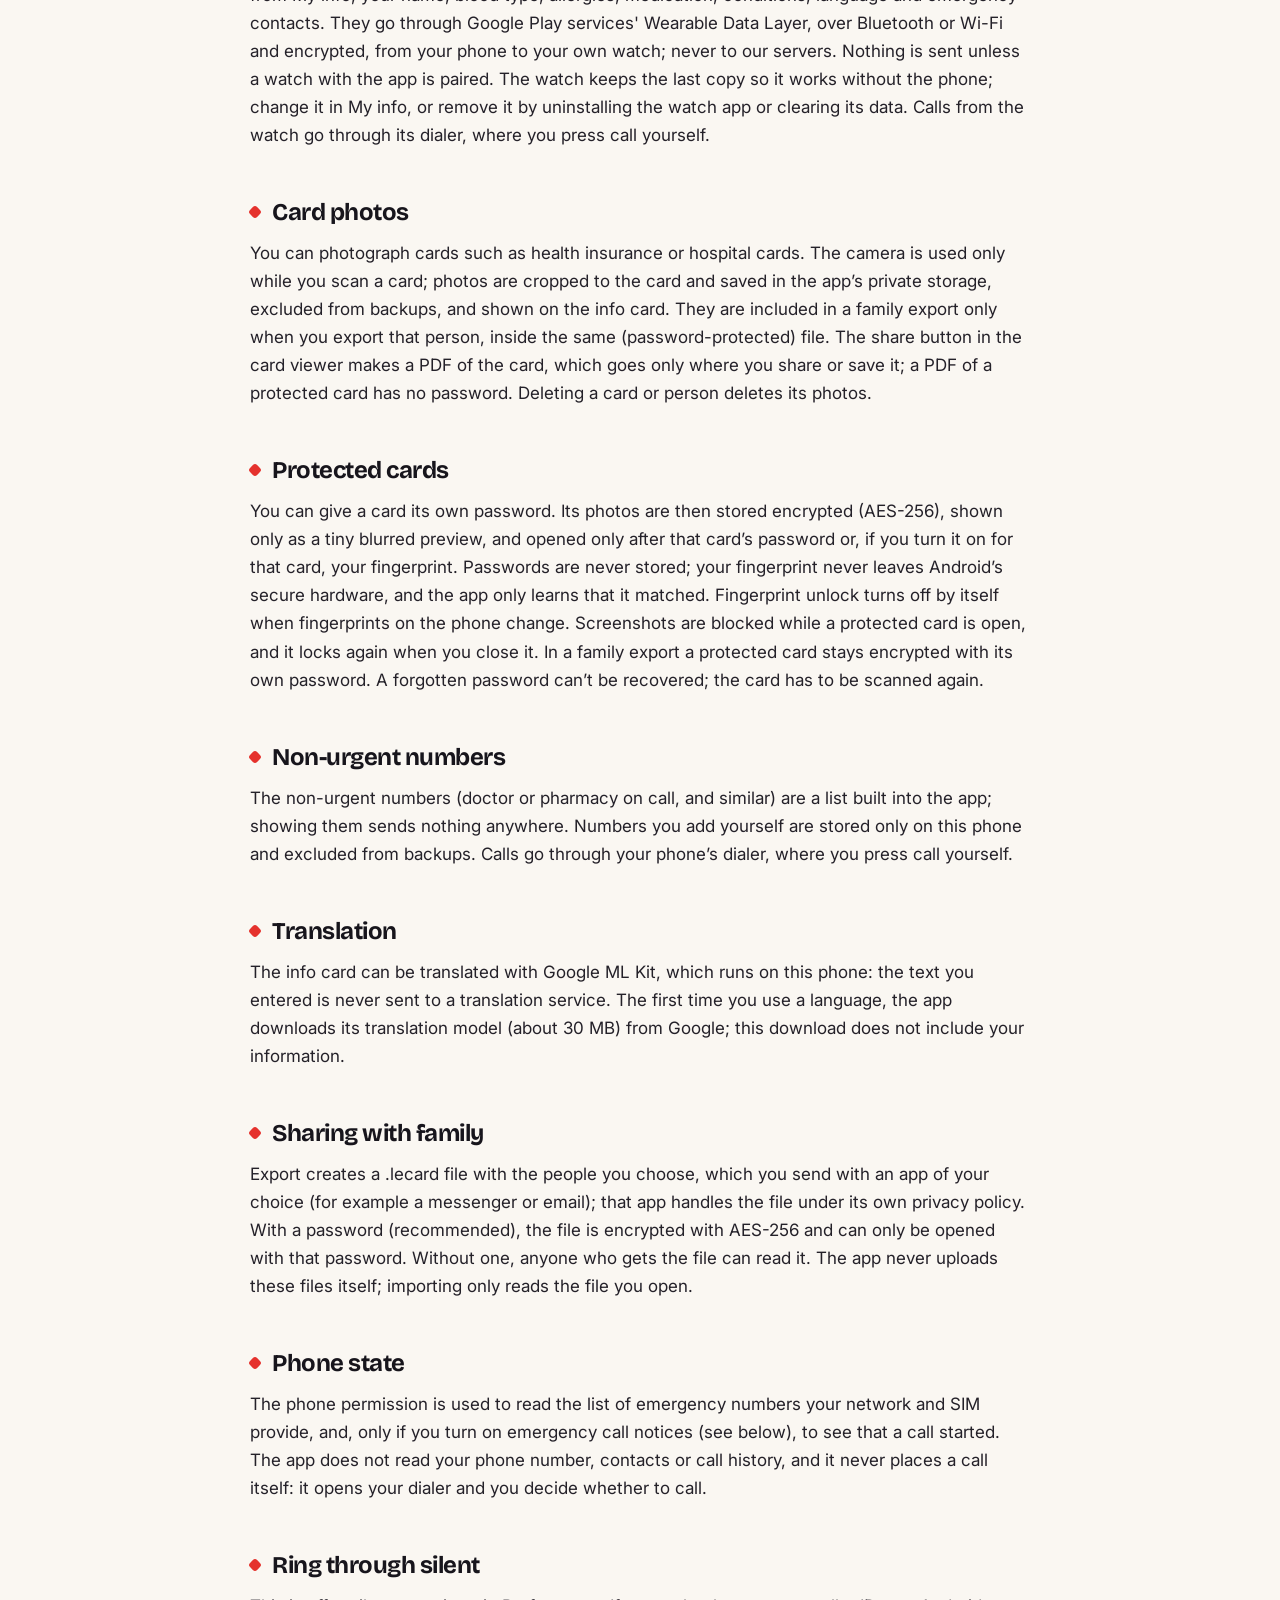
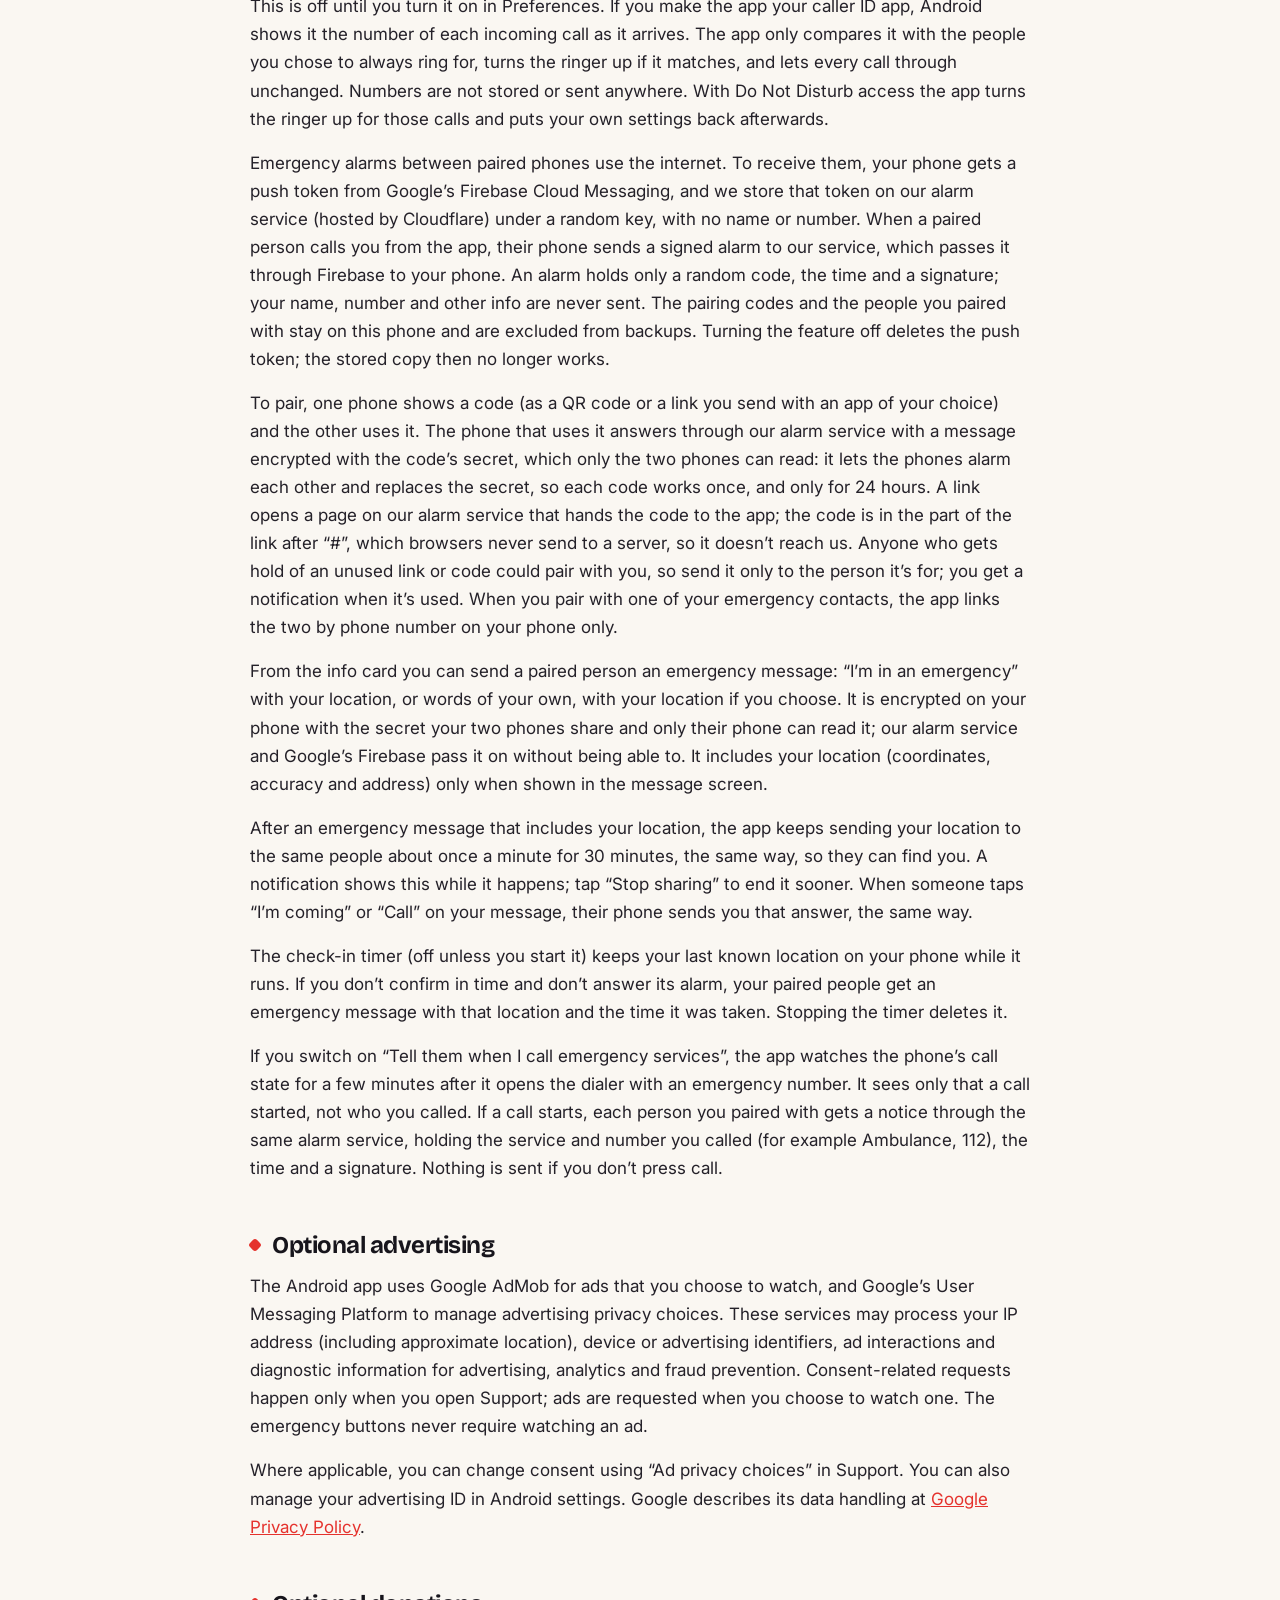
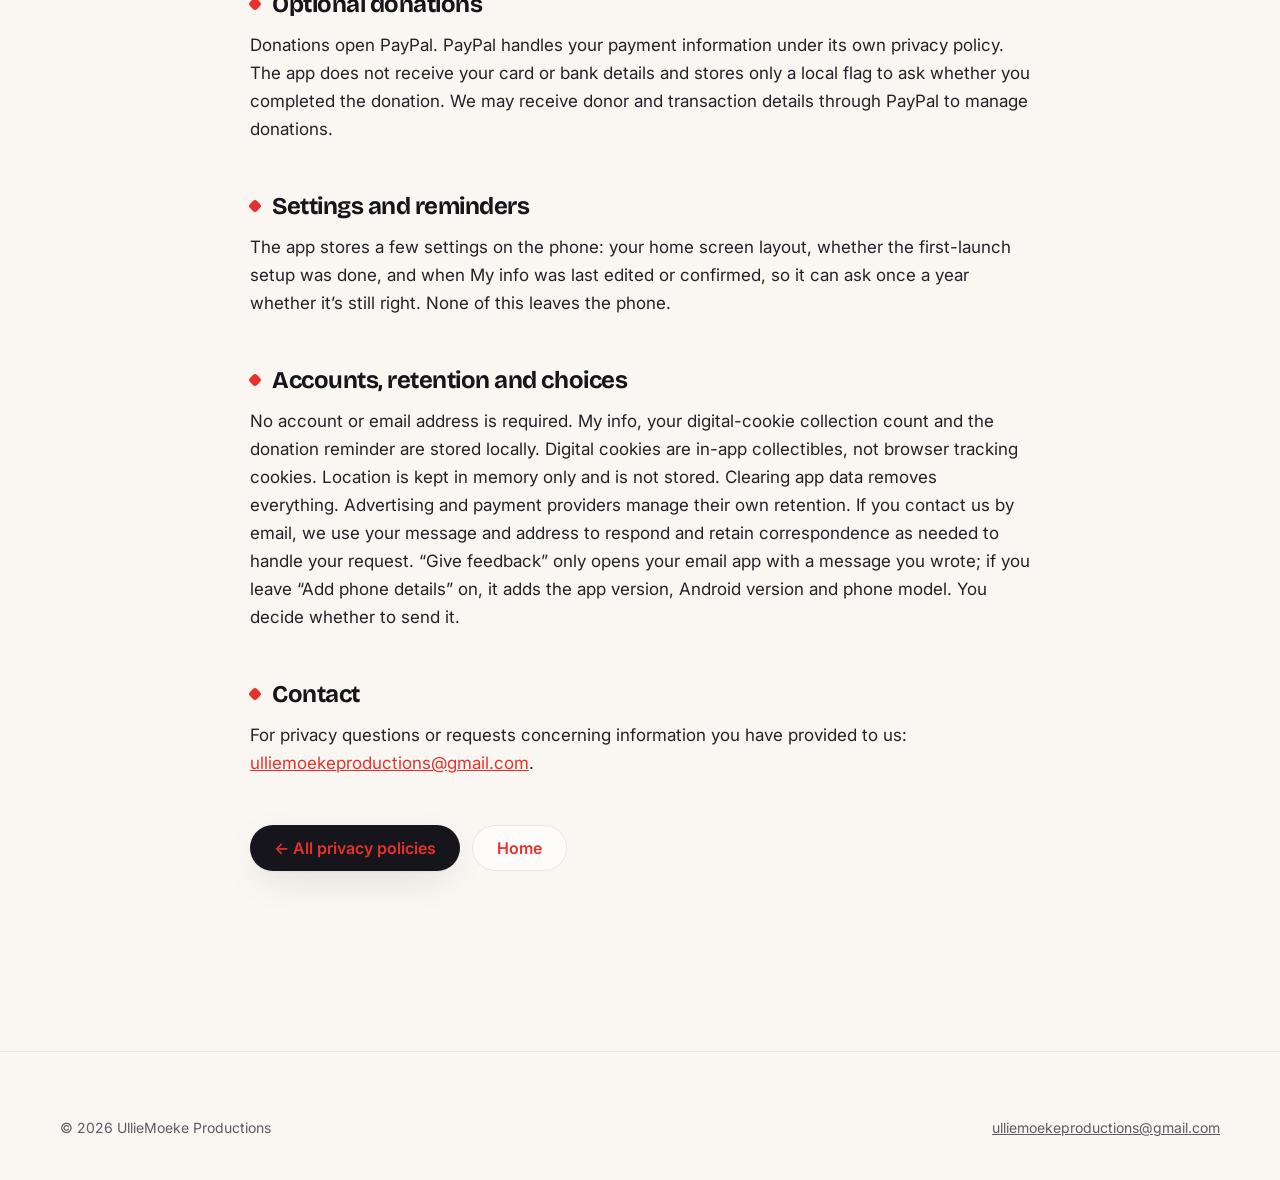
<file: privacy/literally-emergency/index.html>
<!doctype html>
<html lang="en" style="--accent:#e5322d">
<head>
  <meta charset="utf-8">
  <meta name="viewport" content="width=device-width, initial-scale=1">
  <title>Privacy policy · Literally Emergency</title>
  <meta name="description" content="Privacy policy for Literally Emergency by UllieMoeke Productions.">
  <link rel="icon" href="../../assets/favicon.svg" type="image/svg+xml">
  <link rel="preconnect" href="https://fonts.googleapis.com">
  <link rel="preconnect" href="https://fonts.gstatic.com" crossorigin>
  <link rel="stylesheet" href="https://fonts.googleapis.com/css2?family=Bricolage+Grotesque:opsz,wght@12..96,500..800&family=Inter:wght@400..700&display=swap">
  <link rel="stylesheet" href="../../assets/style.css">
  <script>try{var t=localStorage.getItem('theme');if(t)document.documentElement.dataset.theme=t}catch(e){}</script>
  <script src="../../assets/main.js" defer></script>
</head>
<body>
<div class="progress" aria-hidden="true"></div>
<header class="nav">
  <div class="wrap">
    <a class="logo" href="../../"><img src="../../assets/favicon.svg" alt=""><span>UllieMoeke <small>Productions</small></span></a>
    <nav class="nav-links" aria-label="Main">
      <a href="../../#apps" class="hide-sm">Apps</a>
      <a href="../../privacy/">Privacy</a>
      <button class="theme-toggle" type="button" aria-label="Toggle theme"></button>
    </nav>
  </div>
</header>
<main>
  <section class="policy-hero">
    <div class="hero-bg" aria-hidden="true"><div class="blob b1"></div><div class="blob b2"></div></div>
    <div class="policy-wrap">
      <div class="crumbs"><a href="../../">Home</a><span>/</span><a href="../../privacy/">Privacy</a><span>/</span><span>Literally Emergency</span></div>
      <div class="policy-title reveal in"><img src="../../assets/icons/emergency.png" alt=""><div><h1>Privacy policy</h1><p class="policy-meta">Literally Emergency · UllieMoeke Productions · Updated 29 September 2026</p></div></div>
      <nav class="lang" aria-label="Language"><b>English</b><a href="nl.html" hreflang="nl">Nederlands</a><a href="de.html" hreflang="de">Deutsch</a><a href="fr.html" hreflang="fr">Français</a></nav>
      <div class="summary"><div><b>Stays on your phone</b>Medical info is never sent to us and is left out of backups.</div><div><b>End-to-end encrypted</b>Paired alarms and messages can’t be read by our relay.</div><div><b>No account</b>No sign-up or email address needed.</div></div>
    </div>
  </section>
  <article class="policy policy-wrap">
    <h2>Your location</h2>
    <p>With your permission, the app reads your location through Google Play services while the emergency screen is open, and stops when you leave it. Your coordinates are shown on screen and are never sent to our servers. To show a street address, the app uses Android’s built-in geocoder, which on most phones sends the coordinates to Google to look up the address. The Plus Code shown with it is calculated on the phone. If you use Silent SMS or “Text my emergency contacts”, your location is added to the message, which is sent only when you press send in your messaging app. When you search for a home address in My info, what you type is sent to the same geocoder to suggest matching addresses. Tapping an address on the info card opens it in Google Maps, which handles it under Google’s privacy policy.</p>
    <h2>My info</h2>
    <p>Details you enter in My info (for example your name, allergies, medication and emergency contacts) are stored only on this phone. They are excluded from Google backups and phone-to-phone transfers, and are never sent to us. The app shows them on screen after you start an emergency call; a phone call cannot carry them to the dispatcher. They are added to Silent SMS and Share location only if you switch that on, and are sent only when you press send. Use “Delete my info” or clear the app’s data to remove them. When you choose an emergency contact from your address book, Android gives the app only that contact’s name and number; the app cannot read your other contacts.</p>
    <h2>Lock screen, Quick Settings and printed card</h2>
    <p>If you switch on “Show medical info on the lock screen”, the app shows a silent notification with blood type, allergies, medication, conditions and one emergency contact. Tapping it, even while the phone is locked, also shows the name, date of birth, language, notes and all emergency contacts of that person (not the home address or card photos). It is visible to anyone who picks up your phone, which is the point; switch it off in Preferences at any time. The Quick Settings tile only opens your dialer with the emergency number. The printable card is a PDF made on the phone, with a QR code that holds the same text; it goes only where you share or save it.</p>
    <h2>Wear OS watch</h2>
    <p>If you install the watch app, the phone sends it the emergency numbers for where you are and, from My info, your name, blood type, allergies, medication, conditions, language and emergency contacts. They go through Google Play services&#x27; Wearable Data Layer, over Bluetooth or Wi-Fi and encrypted, from your phone to your own watch; never to our servers. Nothing is sent unless a watch with the app is paired. The watch keeps the last copy so it works without the phone; change it in My info, or remove it by uninstalling the watch app or clearing its data. Calls from the watch go through its dialer, where you press call yourself.</p>
    <h2>Card photos</h2>
    <p>You can photograph cards such as health insurance or hospital cards. The camera is used only while you scan a card; photos are cropped to the card and saved in the app’s private storage, excluded from backups, and shown on the info card. They are included in a family export only when you export that person, inside the same (password-protected) file. The share button in the card viewer makes a PDF of the card, which goes only where you share or save it; a PDF of a protected card has no password. Deleting a card or person deletes its photos.</p>
    <h2>Protected cards</h2>
    <p>You can give a card its own password. Its photos are then stored encrypted (AES-256), shown only as a tiny blurred preview, and opened only after that card’s password or, if you turn it on for that card, your fingerprint. Passwords are never stored; your fingerprint never leaves Android’s secure hardware, and the app only learns that it matched. Fingerprint unlock turns off by itself when fingerprints on the phone change. Screenshots are blocked while a protected card is open, and it locks again when you close it. In a family export a protected card stays encrypted with its own password. A forgotten password can’t be recovered; the card has to be scanned again.</p>
    <h2>Non-urgent numbers</h2>
    <p>The non-urgent numbers (doctor or pharmacy on call, and similar) are a list built into the app; showing them sends nothing anywhere. Numbers you add yourself are stored only on this phone and excluded from backups. Calls go through your phone’s dialer, where you press call yourself.</p>
    <h2>Translation</h2>
    <p>The info card can be translated with Google ML Kit, which runs on this phone: the text you entered is never sent to a translation service. The first time you use a language, the app downloads its translation model (about 30 MB) from Google; this download does not include your information.</p>
    <h2>Sharing with family</h2>
    <p>Export creates a .lecard file with the people you choose, which you send with an app of your choice (for example a messenger or email); that app handles the file under its own privacy policy. With a password (recommended), the file is encrypted with AES-256 and can only be opened with that password. Without one, anyone who gets the file can read it. The app never uploads these files itself; importing only reads the file you open.</p>
    <h2>Phone state</h2>
    <p>The phone permission is used to read the list of emergency numbers your network and SIM provide, and, only if you turn on emergency call notices (see below), to see that a call started. The app does not read your phone number, contacts or call history, and it never places a call itself: it opens your dialer and you decide whether to call.</p>
    <h2>Ring through silent</h2>
    <p>This is off until you turn it on in Preferences. If you make the app your caller ID app, Android shows it the number of each incoming call as it arrives. The app only compares it with the people you chose to always ring for, turns the ringer up if it matches, and lets every call through unchanged. Numbers are not stored or sent anywhere. With Do Not Disturb access the app turns the ringer up for those calls and puts your own settings back afterwards.</p>
    <p>Emergency alarms between paired phones use the internet. To receive them, your phone gets a push token from Google’s Firebase Cloud Messaging, and we store that token on our alarm service (hosted by Cloudflare) under a random key, with no name or number. When a paired person calls you from the app, their phone sends a signed alarm to our service, which passes it through Firebase to your phone. An alarm holds only a random code, the time and a signature; your name, number and other info are never sent. The pairing codes and the people you paired with stay on this phone and are excluded from backups. Turning the feature off deletes the push token; the stored copy then no longer works.</p>
    <p>To pair, one phone shows a code (as a QR code or a link you send with an app of your choice) and the other uses it. The phone that uses it answers through our alarm service with a message encrypted with the code’s secret, which only the two phones can read: it lets the phones alarm each other and replaces the secret, so each code works once, and only for 24 hours. A link opens a page on our alarm service that hands the code to the app; the code is in the part of the link after “#”, which browsers never send to a server, so it doesn’t reach us. Anyone who gets hold of an unused link or code could pair with you, so send it only to the person it’s for; you get a notification when it’s used. When you pair with one of your emergency contacts, the app links the two by phone number on your phone only.</p>
    <p>From the info card you can send a paired person an emergency message: “I’m in an emergency” with your location, or words of your own, with your location if you choose. It is encrypted on your phone with the secret your two phones share and only their phone can read it; our alarm service and Google’s Firebase pass it on without being able to. It includes your location (coordinates, accuracy and address) only when shown in the message screen.</p>
    <p>After an emergency message that includes your location, the app keeps sending your location to the same people about once a minute for 30 minutes, the same way, so they can find you. A notification shows this while it happens; tap “Stop sharing” to end it sooner. When someone taps “I’m coming” or “Call” on your message, their phone sends you that answer, the same way.</p>
    <p>The check-in timer (off unless you start it) keeps your last known location on your phone while it runs. If you don’t confirm in time and don’t answer its alarm, your paired people get an emergency message with that location and the time it was taken. Stopping the timer deletes it.</p>
    <p>If you switch on “Tell them when I call emergency services”, the app watches the phone’s call state for a few minutes after it opens the dialer with an emergency number. It sees only that a call started, not who you called. If a call starts, each person you paired with gets a notice through the same alarm service, holding the service and number you called (for example Ambulance, 112), the time and a signature. Nothing is sent if you don’t press call.</p>
    <h2>Optional advertising</h2>
    <p>The Android app uses Google AdMob for ads that you choose to watch, and Google’s User Messaging Platform to manage advertising privacy choices. These services may process your IP address (including approximate location), device or advertising identifiers, ad interactions and diagnostic information for advertising, analytics and fraud prevention. Consent-related requests happen only when you open Support; ads are requested when you choose to watch one. The emergency buttons never require watching an ad.</p>
    <p>Where applicable, you can change consent using “Ad privacy choices” in Support. You can also manage your advertising ID in Android settings. Google describes its data handling at <a href="https://policies.google.com/privacy">Google Privacy Policy</a>.</p>
    <h2>Optional donations</h2>
    <p>Donations open PayPal. PayPal handles your payment information under its own privacy policy. The app does not receive your card or bank details and stores only a local flag to ask whether you completed the donation. We may receive donor and transaction details through PayPal to manage donations.</p>
    <h2>Settings and reminders</h2>
    <p>The app stores a few settings on the phone: your home screen layout, whether the first-launch setup was done, and when My info was last edited or confirmed, so it can ask once a year whether it’s still right. None of this leaves the phone.</p>
    <h2>Accounts, retention and choices</h2>
    <p>No account or email address is required. My info, your digital-cookie collection count and the donation reminder are stored locally. Digital cookies are in-app collectibles, not browser tracking cookies. Location is kept in memory only and is not stored. Clearing app data removes everything. Advertising and payment providers manage their own retention. If you contact us by email, we use your message and address to respond and retain correspondence as needed to handle your request. “Give feedback” only opens your email app with a message you wrote; if you leave “Add phone details” on, it adds the app version, Android version and phone model. You decide whether to send it.</p>
    <h2>Contact</h2>
    <p>For privacy questions or requests concerning information you have provided to us: <a href="mailto:ulliemoekeproductions@gmail.com">ulliemoekeproductions@gmail.com</a>.</p>
    <div class="hero-cta" style="opacity:1;animation:none;justify-content:flex-start;margin-top:48px">
      <a class="btn btn-primary" href="../../privacy/">← All privacy policies</a>
      <a class="btn btn-ghost" href="../../">Home</a>
    </div>
  </article>
</main>
<footer>
  <div class="wrap legal" style="margin-top:0;border-top:0;padding-top:0">
    <span>© 2026 UllieMoeke Productions</span>
    <a href="mailto:ulliemoekeproductions@gmail.com">ulliemoekeproductions@gmail.com</a>
  </div>
</footer>
</body>
</html>
</file>
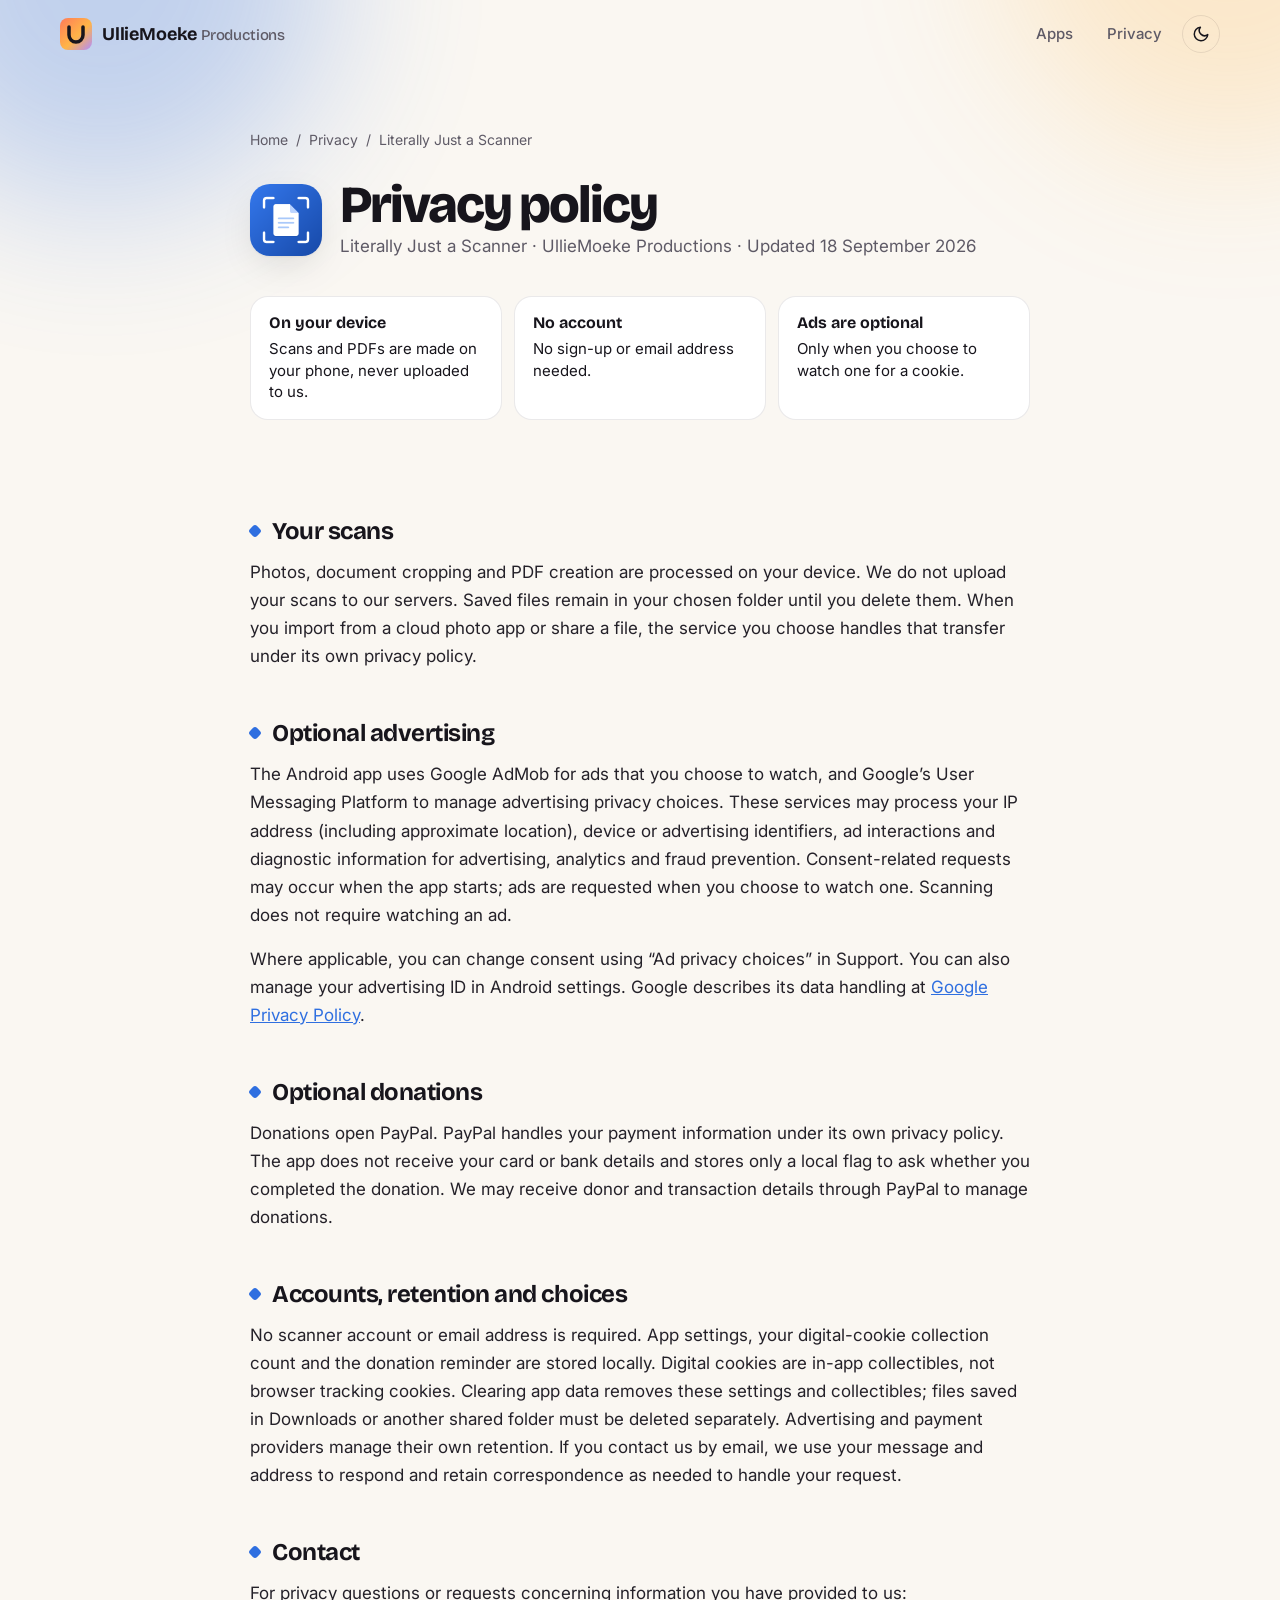
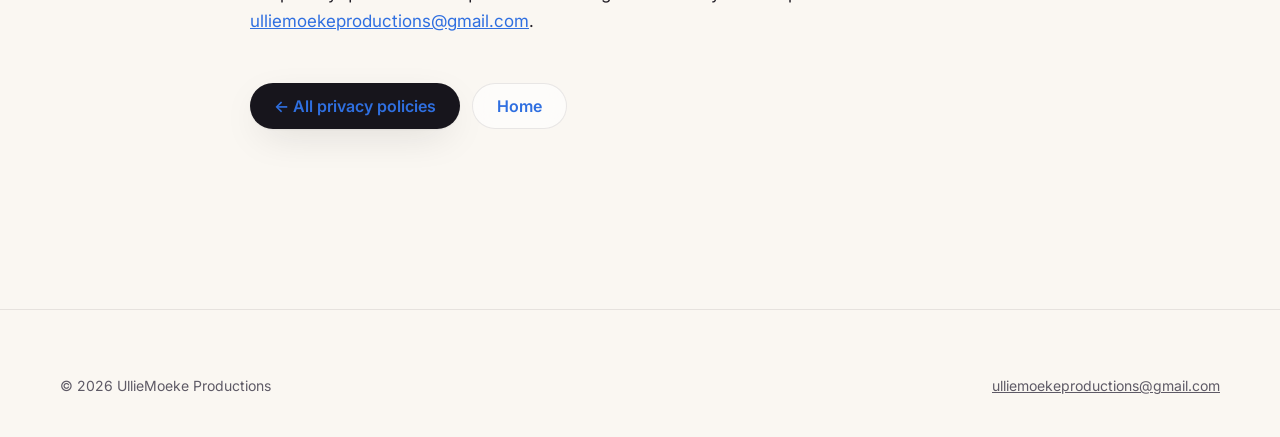
<file: privacy/literally-just-a-scanner/index.html>
<!doctype html>
<html lang="en" style="--accent:#2f6fe0">
<head>
  <meta charset="utf-8">
  <meta name="viewport" content="width=device-width, initial-scale=1">
  <title>Privacy policy · Literally Just a Scanner</title>
  <meta name="description" content="Privacy policy for Literally Just a Scanner by UllieMoeke Productions.">
  <link rel="icon" href="../../assets/favicon.svg" type="image/svg+xml">
  <link rel="preconnect" href="https://fonts.googleapis.com">
  <link rel="preconnect" href="https://fonts.gstatic.com" crossorigin>
  <link rel="stylesheet" href="https://fonts.googleapis.com/css2?family=Bricolage+Grotesque:opsz,wght@12..96,500..800&family=Inter:wght@400..700&display=swap">
  <link rel="stylesheet" href="../../assets/style.css">
  <script>try{var t=localStorage.getItem('theme');if(t)document.documentElement.dataset.theme=t}catch(e){}</script>
  <script src="../../assets/main.js" defer></script>
</head>
<body>
<div class="progress" aria-hidden="true"></div>
<header class="nav">
  <div class="wrap">
    <a class="logo" href="../../"><img src="../../assets/favicon.svg" alt=""><span>UllieMoeke <small>Productions</small></span></a>
    <nav class="nav-links" aria-label="Main">
      <a href="../../#apps" class="hide-sm">Apps</a>
      <a href="../../privacy/">Privacy</a>
      <button class="theme-toggle" type="button" aria-label="Toggle theme"></button>
    </nav>
  </div>
</header>
<main>
  <section class="policy-hero">
    <div class="hero-bg" aria-hidden="true"><div class="blob b1"></div><div class="blob b2"></div></div>
    <div class="policy-wrap">
      <div class="crumbs"><a href="../../">Home</a><span>/</span><a href="../../privacy/">Privacy</a><span>/</span><span>Literally Just a Scanner</span></div>
      <div class="policy-title reveal in"><img src="../../assets/icons/scanner.png" alt=""><div><h1>Privacy policy</h1><p class="policy-meta">Literally Just a Scanner · UllieMoeke Productions · Updated 18 September 2026</p></div></div>
      
      <div class="summary"><div><b>On your device</b>Scans and PDFs are made on your phone, never uploaded to us.</div><div><b>No account</b>No sign-up or email address needed.</div><div><b>Ads are optional</b>Only when you choose to watch one for a cookie.</div></div>
    </div>
  </section>
  <article class="policy policy-wrap">
    <h2>Your scans</h2>
    <p>Photos, document cropping and PDF creation are processed on your device. We do not upload your scans to our servers. Saved files remain in your chosen folder until you delete them. When you import from a cloud photo app or share a file, the service you choose handles that transfer under its own privacy policy.</p>
    <h2>Optional advertising</h2>
    <p>The Android app uses Google AdMob for ads that you choose to watch, and Google’s User Messaging Platform to manage advertising privacy choices. These services may process your IP address (including approximate location), device or advertising identifiers, ad interactions and diagnostic information for advertising, analytics and fraud prevention. Consent-related requests may occur when the app starts; ads are requested when you choose to watch one. Scanning does not require watching an ad.</p>
    <p>Where applicable, you can change consent using “Ad privacy choices” in Support. You can also manage your advertising ID in Android settings. Google describes its data handling at <a href="https://policies.google.com/privacy">Google Privacy Policy</a>.</p>
    <h2>Optional donations</h2>
    <p>Donations open PayPal. PayPal handles your payment information under its own privacy policy. The app does not receive your card or bank details and stores only a local flag to ask whether you completed the donation. We may receive donor and transaction details through PayPal to manage donations.</p>
    <h2>Accounts, retention and choices</h2>
    <p>No scanner account or email address is required. App settings, your digital-cookie collection count and the donation reminder are stored locally. Digital cookies are in-app collectibles, not browser tracking cookies. Clearing app data removes these settings and collectibles; files saved in Downloads or another shared folder must be deleted separately. Advertising and payment providers manage their own retention. If you contact us by email, we use your message and address to respond and retain correspondence as needed to handle your request.</p>
    <h2>Contact</h2>
    <p>For privacy questions or requests concerning information you have provided to us: <a href="mailto:ulliemoekeproductions@gmail.com">ulliemoekeproductions@gmail.com</a>.</p>
    <div class="hero-cta" style="opacity:1;animation:none;justify-content:flex-start;margin-top:48px">
      <a class="btn btn-primary" href="../../privacy/">← All privacy policies</a>
      <a class="btn btn-ghost" href="../../">Home</a>
    </div>
  </article>
</main>
<footer>
  <div class="wrap legal" style="margin-top:0;border-top:0;padding-top:0">
    <span>© 2026 UllieMoeke Productions</span>
    <a href="mailto:ulliemoekeproductions@gmail.com">ulliemoekeproductions@gmail.com</a>
  </div>
</footer>
</body>
</html>
</file>
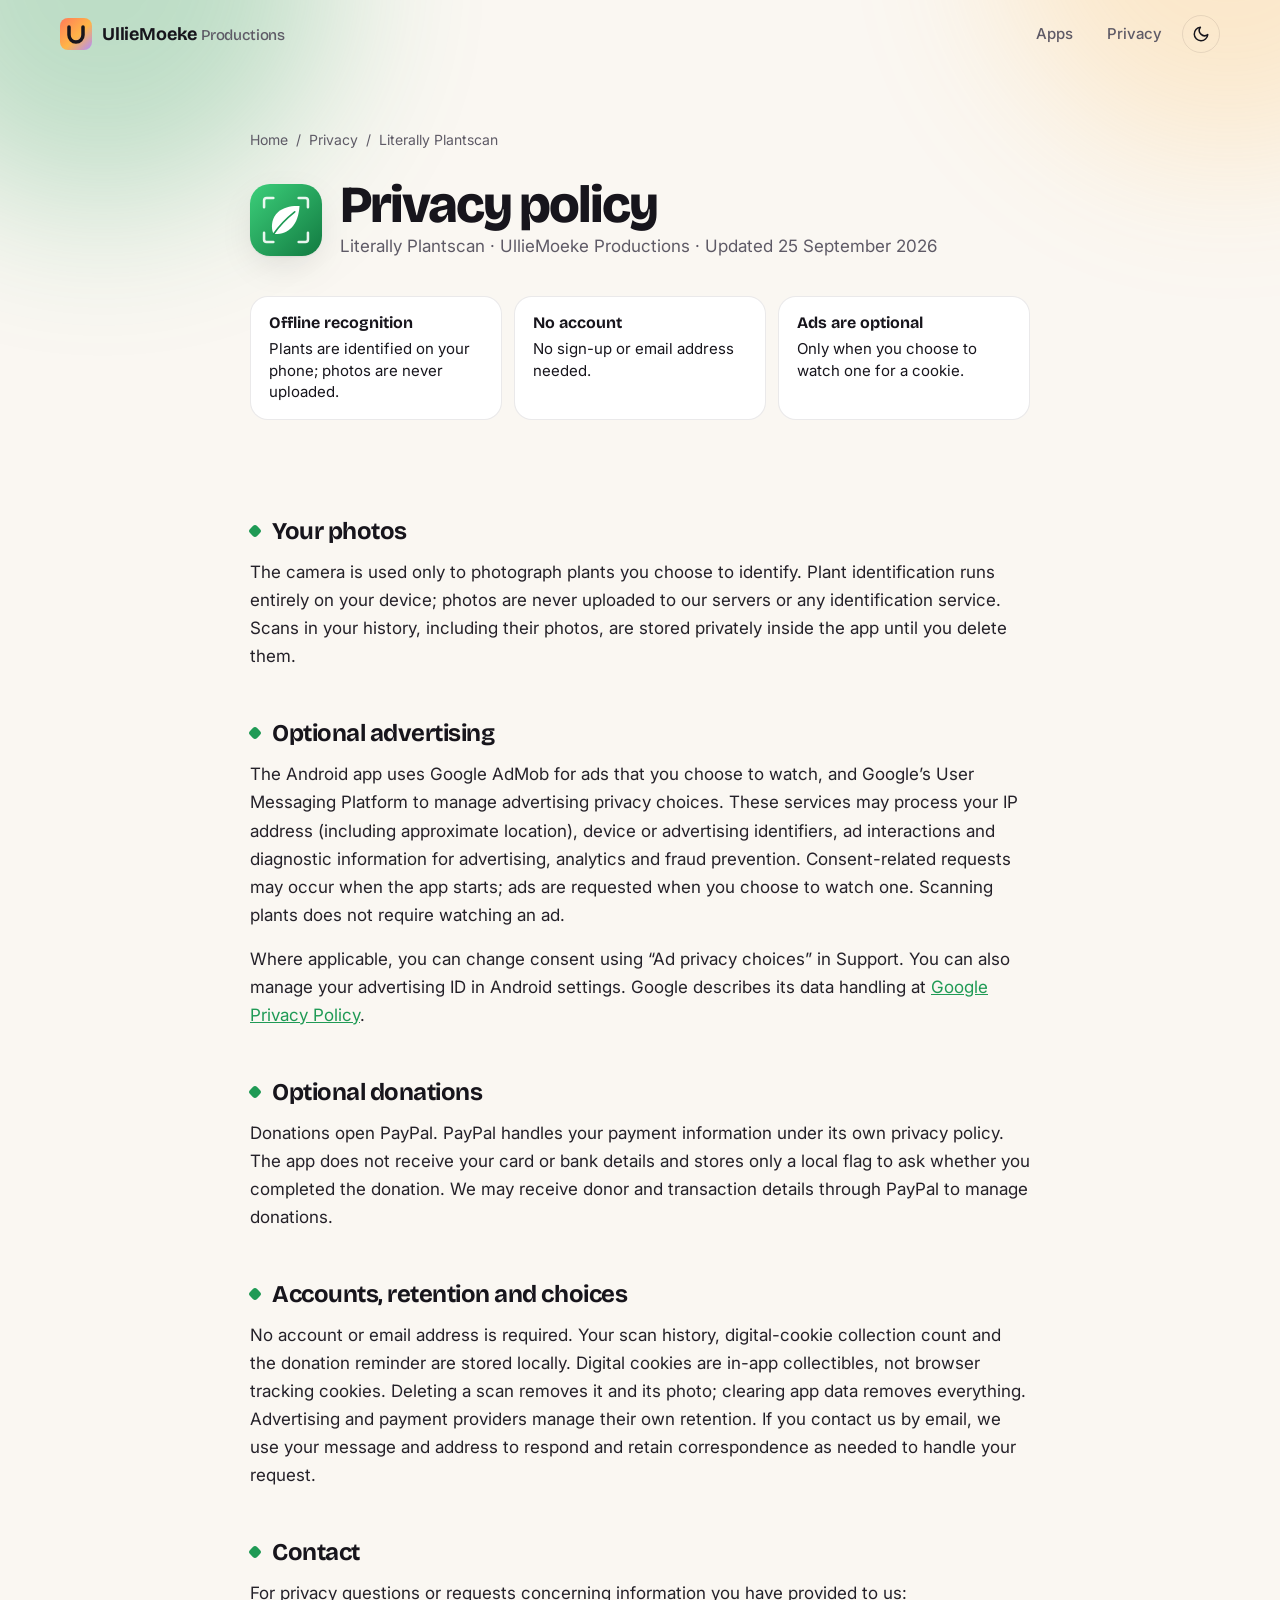
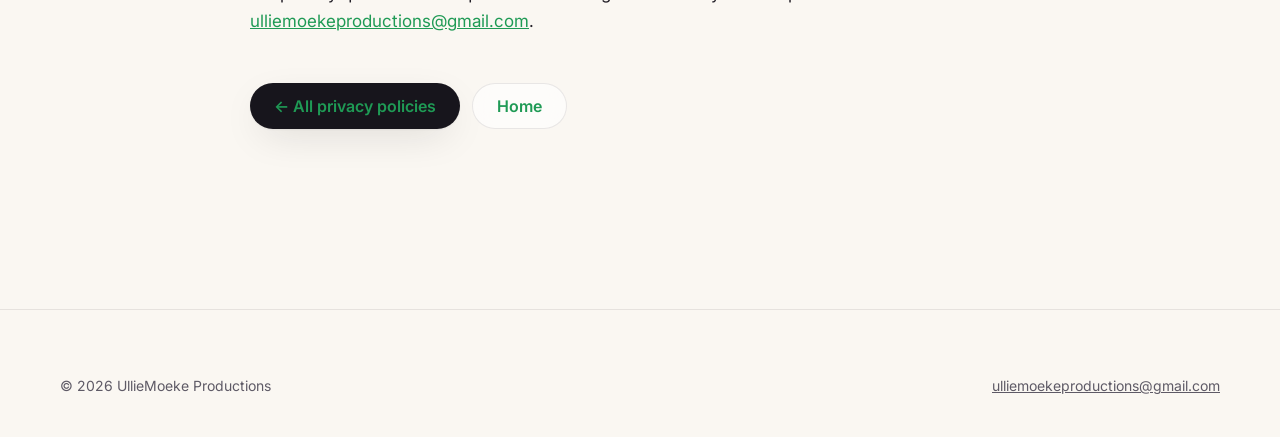
<file: privacy/literally-plantscan/index.html>
<!doctype html>
<html lang="en" style="--accent:#1f9a55">
<head>
  <meta charset="utf-8">
  <meta name="viewport" content="width=device-width, initial-scale=1">
  <title>Privacy policy · Literally Plantscan</title>
  <meta name="description" content="Privacy policy for Literally Plantscan by UllieMoeke Productions.">
  <link rel="icon" href="../../assets/favicon.svg" type="image/svg+xml">
  <link rel="preconnect" href="https://fonts.googleapis.com">
  <link rel="preconnect" href="https://fonts.gstatic.com" crossorigin>
  <link rel="stylesheet" href="https://fonts.googleapis.com/css2?family=Bricolage+Grotesque:opsz,wght@12..96,500..800&family=Inter:wght@400..700&display=swap">
  <link rel="stylesheet" href="../../assets/style.css">
  <script>try{var t=localStorage.getItem('theme');if(t)document.documentElement.dataset.theme=t}catch(e){}</script>
  <script src="../../assets/main.js" defer></script>
</head>
<body>
<div class="progress" aria-hidden="true"></div>
<header class="nav">
  <div class="wrap">
    <a class="logo" href="../../"><img src="../../assets/favicon.svg" alt=""><span>UllieMoeke <small>Productions</small></span></a>
    <nav class="nav-links" aria-label="Main">
      <a href="../../#apps" class="hide-sm">Apps</a>
      <a href="../../privacy/">Privacy</a>
      <button class="theme-toggle" type="button" aria-label="Toggle theme"></button>
    </nav>
  </div>
</header>
<main>
  <section class="policy-hero">
    <div class="hero-bg" aria-hidden="true"><div class="blob b1"></div><div class="blob b2"></div></div>
    <div class="policy-wrap">
      <div class="crumbs"><a href="../../">Home</a><span>/</span><a href="../../privacy/">Privacy</a><span>/</span><span>Literally Plantscan</span></div>
      <div class="policy-title reveal in"><img src="../../assets/icons/plantscan.svg" alt=""><div><h1>Privacy policy</h1><p class="policy-meta">Literally Plantscan · UllieMoeke Productions · Updated 25 September 2026</p></div></div>
      
      <div class="summary"><div><b>Offline recognition</b>Plants are identified on your phone; photos are never uploaded.</div><div><b>No account</b>No sign-up or email address needed.</div><div><b>Ads are optional</b>Only when you choose to watch one for a cookie.</div></div>
    </div>
  </section>
  <article class="policy policy-wrap">
    <h2>Your photos</h2>
    <p>The camera is used only to photograph plants you choose to identify. Plant identification runs entirely on your device; photos are never uploaded to our servers or any identification service. Scans in your history, including their photos, are stored privately inside the app until you delete them.</p>
    <h2>Optional advertising</h2>
    <p>The Android app uses Google AdMob for ads that you choose to watch, and Google’s User Messaging Platform to manage advertising privacy choices. These services may process your IP address (including approximate location), device or advertising identifiers, ad interactions and diagnostic information for advertising, analytics and fraud prevention. Consent-related requests may occur when the app starts; ads are requested when you choose to watch one. Scanning plants does not require watching an ad.</p>
    <p>Where applicable, you can change consent using “Ad privacy choices” in Support. You can also manage your advertising ID in Android settings. Google describes its data handling at <a href="https://policies.google.com/privacy">Google Privacy Policy</a>.</p>
    <h2>Optional donations</h2>
    <p>Donations open PayPal. PayPal handles your payment information under its own privacy policy. The app does not receive your card or bank details and stores only a local flag to ask whether you completed the donation. We may receive donor and transaction details through PayPal to manage donations.</p>
    <h2>Accounts, retention and choices</h2>
    <p>No account or email address is required. Your scan history, digital-cookie collection count and the donation reminder are stored locally. Digital cookies are in-app collectibles, not browser tracking cookies. Deleting a scan removes it and its photo; clearing app data removes everything. Advertising and payment providers manage their own retention. If you contact us by email, we use your message and address to respond and retain correspondence as needed to handle your request.</p>
    <h2>Contact</h2>
    <p>For privacy questions or requests concerning information you have provided to us: <a href="mailto:ulliemoekeproductions@gmail.com">ulliemoekeproductions@gmail.com</a>.</p>
    <div class="hero-cta" style="opacity:1;animation:none;justify-content:flex-start;margin-top:48px">
      <a class="btn btn-primary" href="../../privacy/">← All privacy policies</a>
      <a class="btn btn-ghost" href="../../">Home</a>
    </div>
  </article>
</main>
<footer>
  <div class="wrap legal" style="margin-top:0;border-top:0;padding-top:0">
    <span>© 2026 UllieMoeke Productions</span>
    <a href="mailto:ulliemoekeproductions@gmail.com">ulliemoekeproductions@gmail.com</a>
  </div>
</footer>
</body>
</html>
</file>
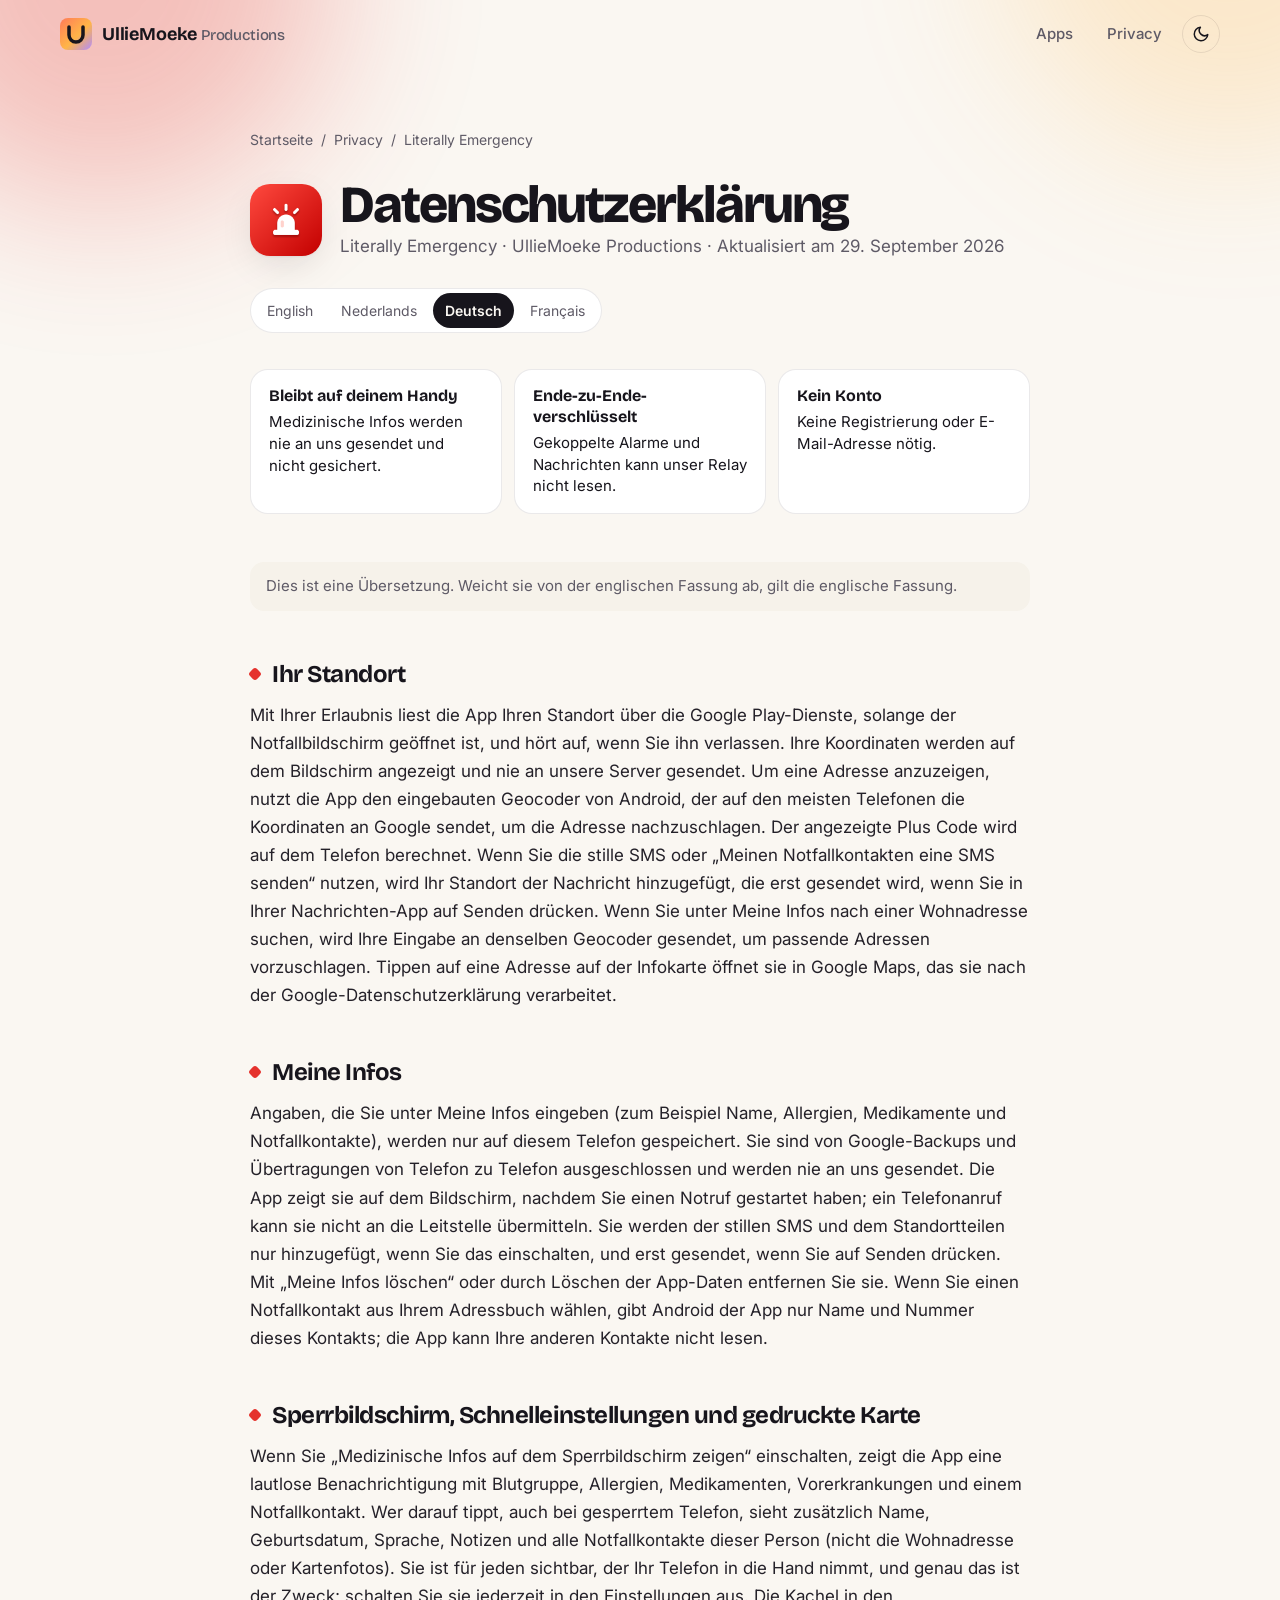
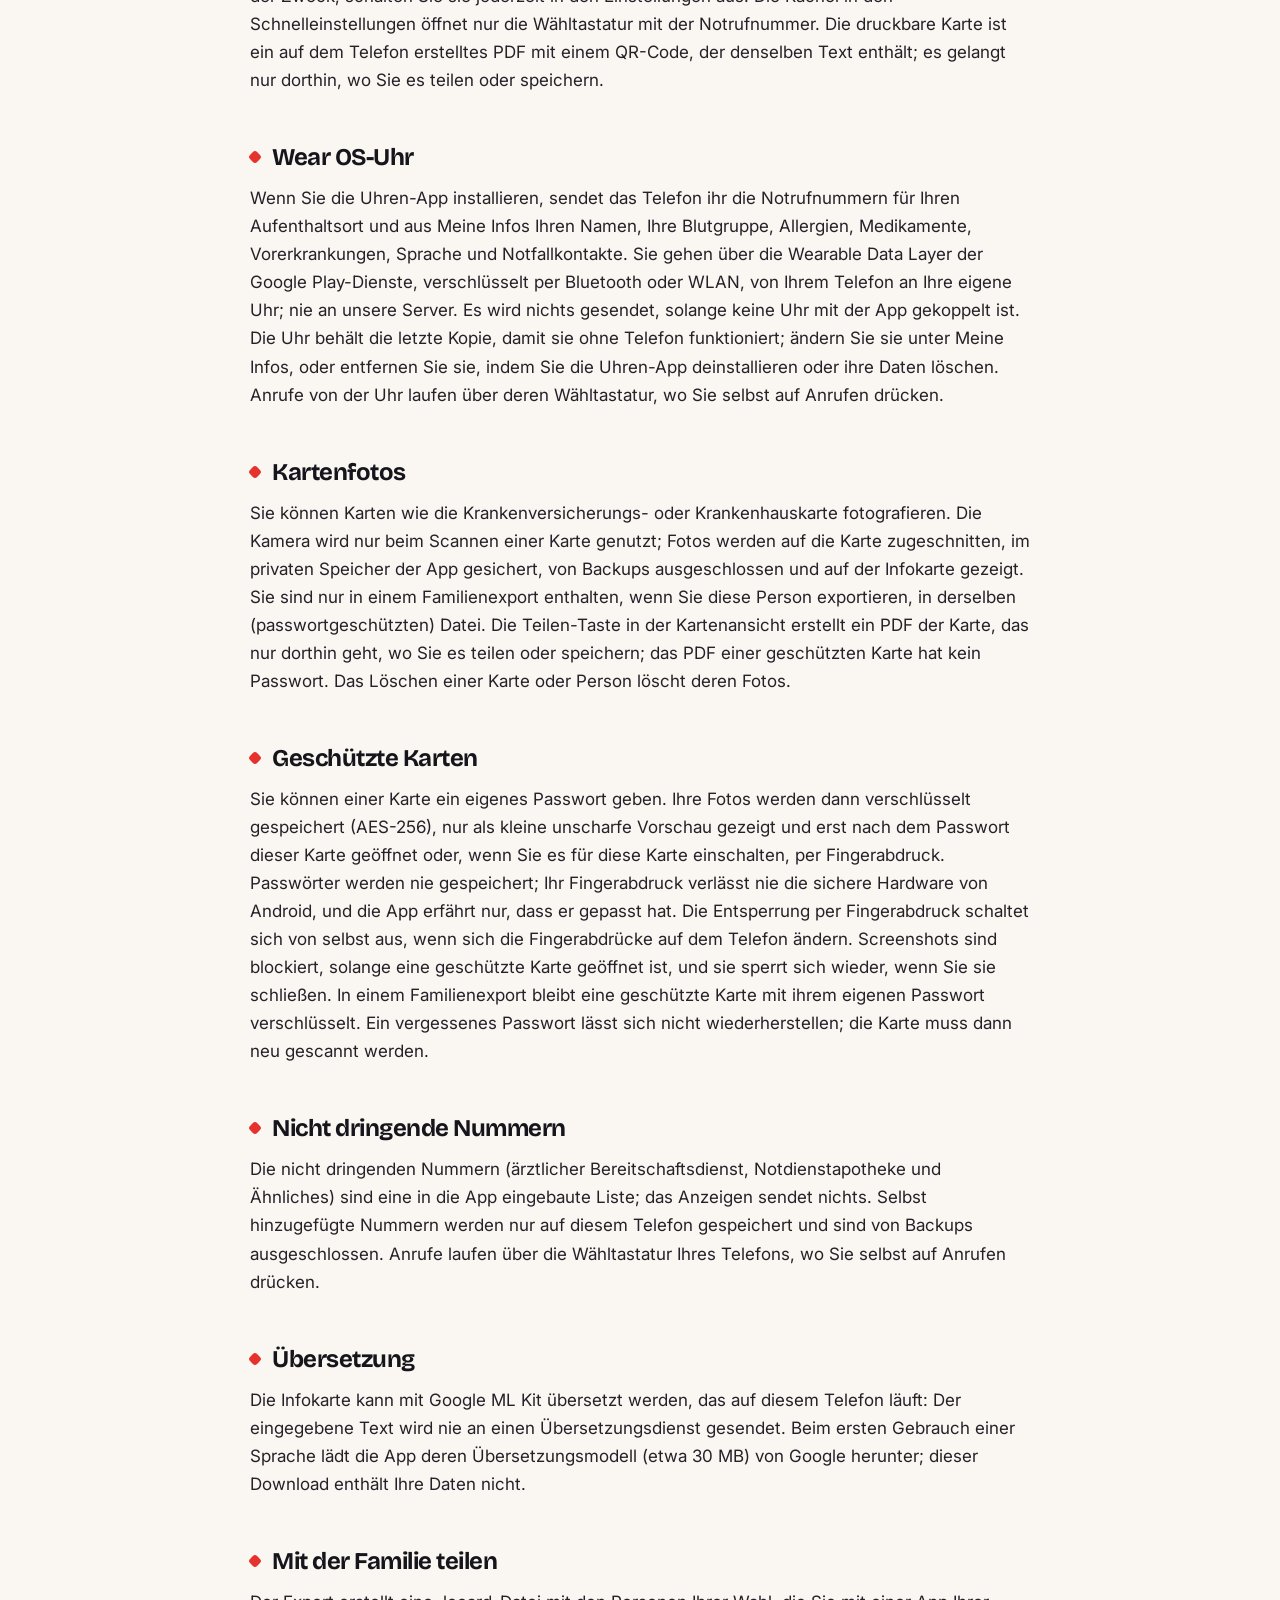
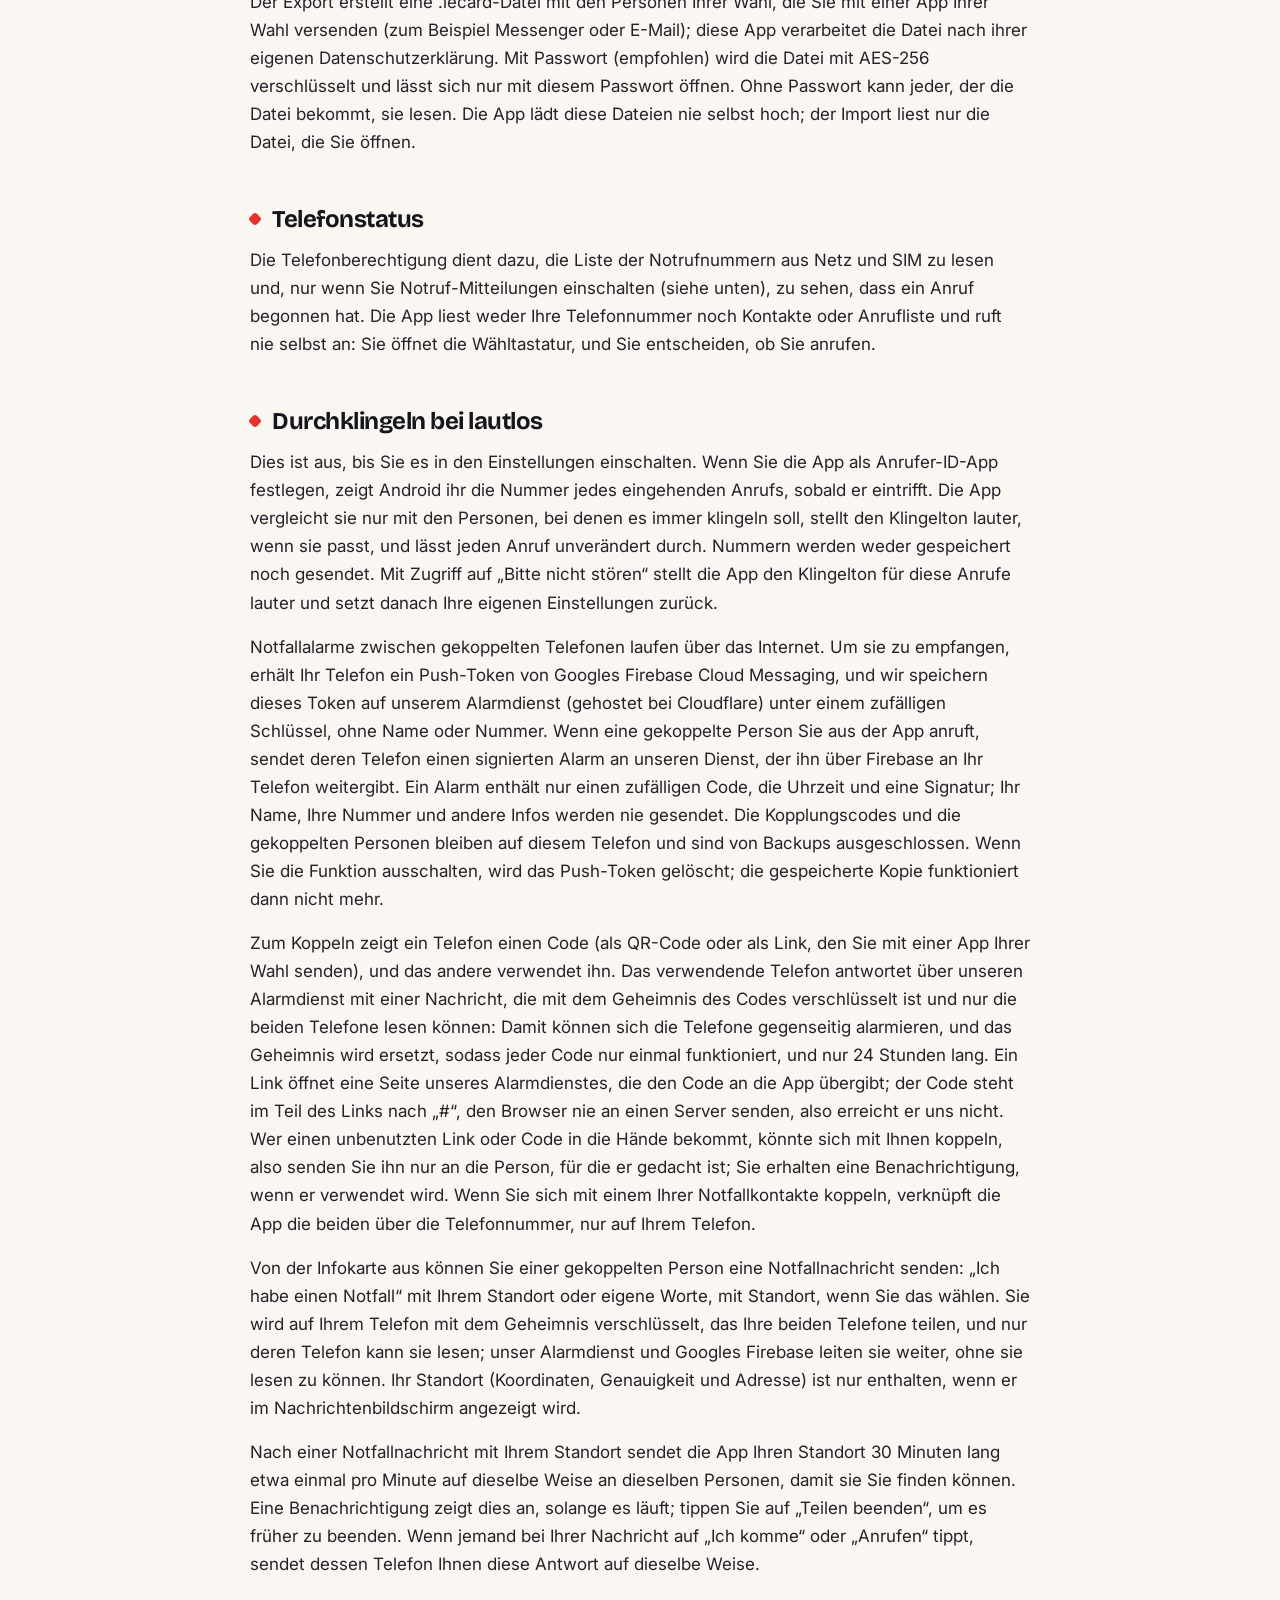
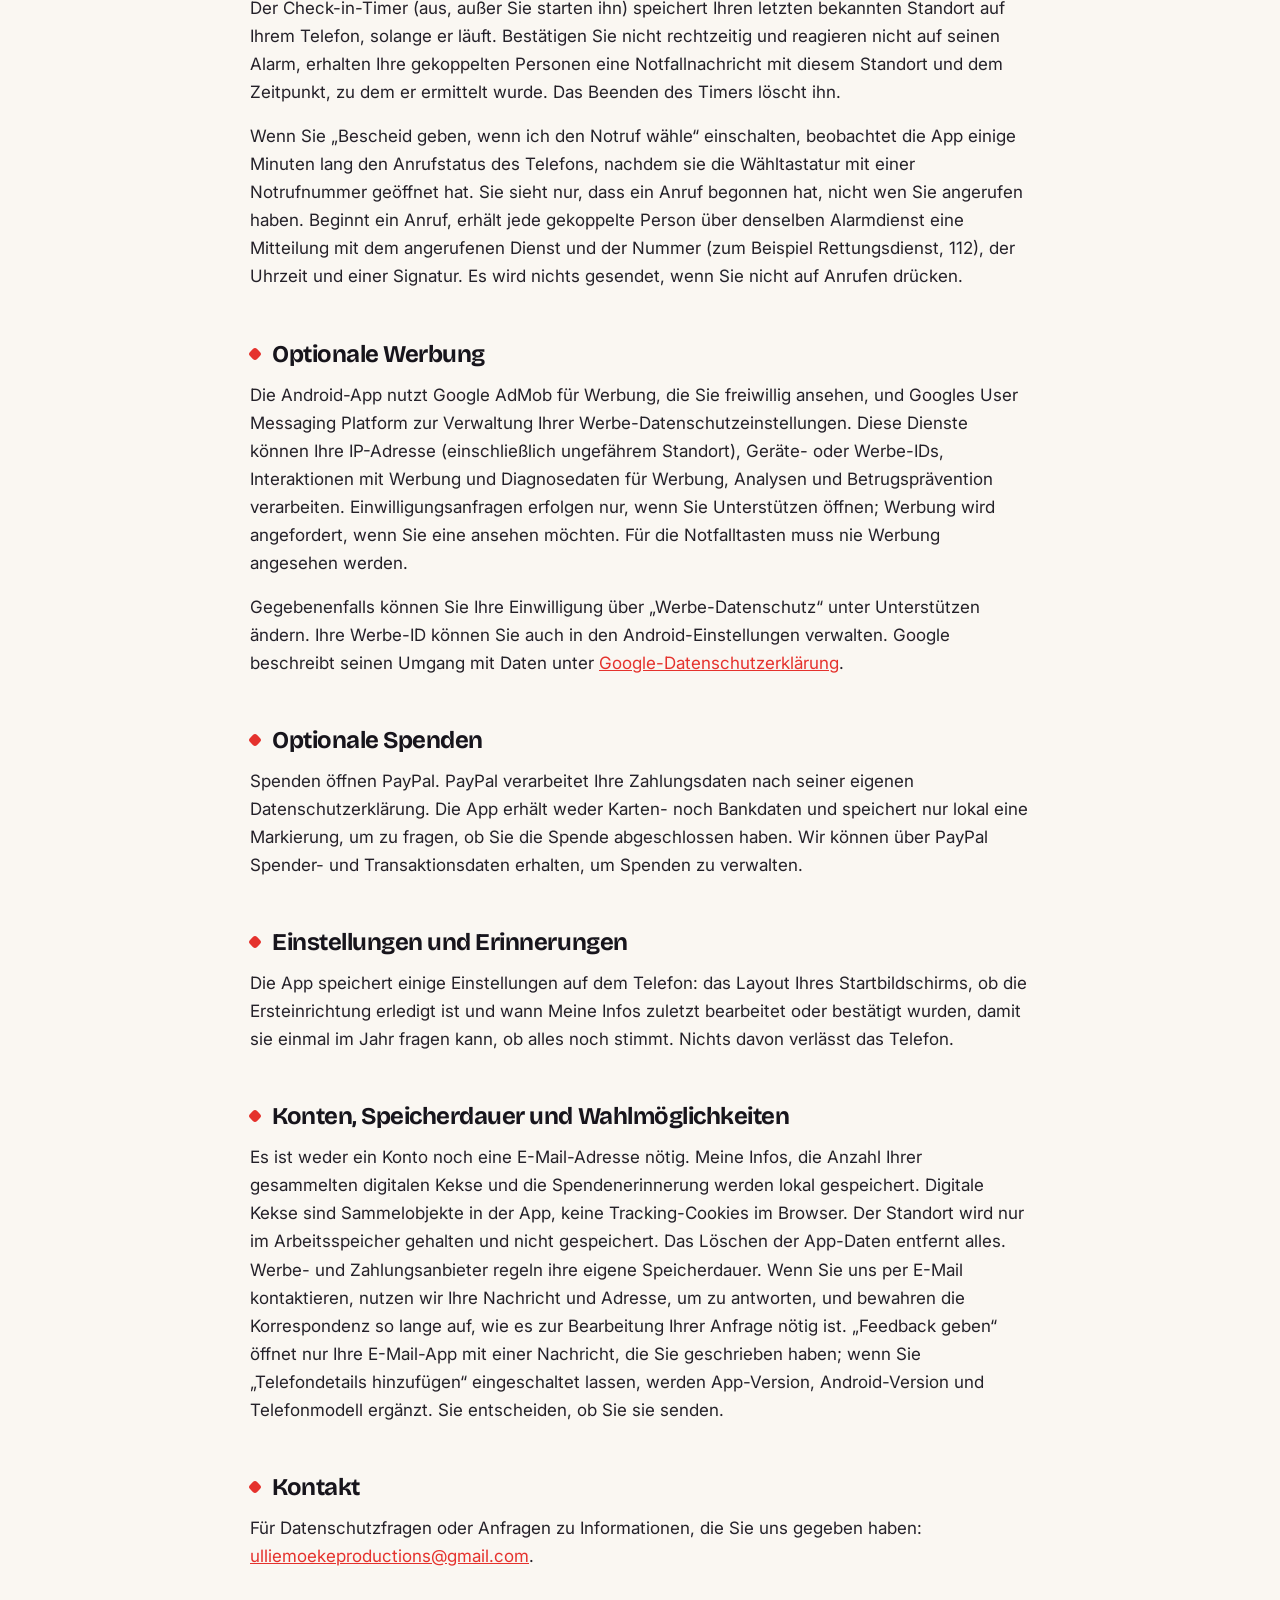
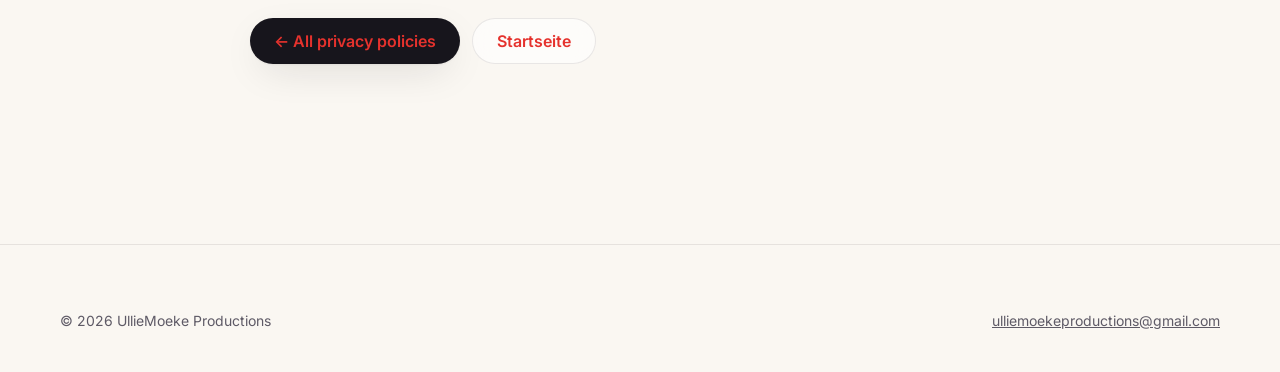
<file: privacy/literally-emergency/de.html>
<!doctype html>
<html lang="de" style="--accent:#e5322d">
<head>
  <meta charset="utf-8">
  <meta name="viewport" content="width=device-width, initial-scale=1">
  <title>Datenschutzerklärung · Literally Emergency</title>
  <meta name="description" content="Datenschutzerklärung for Literally Emergency by UllieMoeke Productions.">
  <link rel="icon" href="../../assets/favicon.svg" type="image/svg+xml">
  <link rel="preconnect" href="https://fonts.googleapis.com">
  <link rel="preconnect" href="https://fonts.gstatic.com" crossorigin>
  <link rel="stylesheet" href="https://fonts.googleapis.com/css2?family=Bricolage+Grotesque:opsz,wght@12..96,500..800&family=Inter:wght@400..700&display=swap">
  <link rel="stylesheet" href="../../assets/style.css">
  <script>try{var t=localStorage.getItem('theme');if(t)document.documentElement.dataset.theme=t}catch(e){}</script>
  <script src="../../assets/main.js" defer></script>
</head>
<body>
<div class="progress" aria-hidden="true"></div>
<header class="nav">
  <div class="wrap">
    <a class="logo" href="../../"><img src="../../assets/favicon.svg" alt=""><span>UllieMoeke <small>Productions</small></span></a>
    <nav class="nav-links" aria-label="Main">
      <a href="../../#apps" class="hide-sm">Apps</a>
      <a href="../../privacy/">Privacy</a>
      <button class="theme-toggle" type="button" aria-label="Toggle theme"></button>
    </nav>
  </div>
</header>
<main>
  <section class="policy-hero">
    <div class="hero-bg" aria-hidden="true"><div class="blob b1"></div><div class="blob b2"></div></div>
    <div class="policy-wrap">
      <div class="crumbs"><a href="../../">Startseite</a><span>/</span><a href="../../privacy/">Privacy</a><span>/</span><span>Literally Emergency</span></div>
      <div class="policy-title reveal in"><img src="../../assets/icons/emergency.png" alt=""><div><h1>Datenschutzerklärung</h1><p class="policy-meta">Literally Emergency · UllieMoeke Productions · Aktualisiert am 29. September 2026</p></div></div>
      <nav class="lang" aria-label="Language"><a href="./" hreflang="en">English</a><a href="nl.html" hreflang="nl">Nederlands</a><b>Deutsch</b><a href="fr.html" hreflang="fr">Français</a></nav>
      <div class="summary"><div><b>Bleibt auf deinem Handy</b>Medizinische Infos werden nie an uns gesendet und nicht gesichert.</div><div><b>Ende-zu-Ende-verschlüsselt</b>Gekoppelte Alarme und Nachrichten kann unser Relay nicht lesen.</div><div><b>Kein Konto</b>Keine Registrierung oder E-Mail-Adresse nötig.</div></div>
    </div>
  </section>
  <article class="policy policy-wrap">
    <p class="note">Dies ist eine Übersetzung. Weicht sie von der englischen Fassung ab, gilt die englische Fassung.</p>
    <h2>Ihr Standort</h2>
    <p>Mit Ihrer Erlaubnis liest die App Ihren Standort über die Google Play-Dienste, solange der Notfallbildschirm geöffnet ist, und hört auf, wenn Sie ihn verlassen. Ihre Koordinaten werden auf dem Bildschirm angezeigt und nie an unsere Server gesendet. Um eine Adresse anzuzeigen, nutzt die App den eingebauten Geocoder von Android, der auf den meisten Telefonen die Koordinaten an Google sendet, um die Adresse nachzuschlagen. Der angezeigte Plus Code wird auf dem Telefon berechnet. Wenn Sie die stille SMS oder „Meinen Notfallkontakten eine SMS senden“ nutzen, wird Ihr Standort der Nachricht hinzugefügt, die erst gesendet wird, wenn Sie in Ihrer Nachrichten-App auf Senden drücken. Wenn Sie unter Meine Infos nach einer Wohnadresse suchen, wird Ihre Eingabe an denselben Geocoder gesendet, um passende Adressen vorzuschlagen. Tippen auf eine Adresse auf der Infokarte öffnet sie in Google Maps, das sie nach der Google-Datenschutzerklärung verarbeitet.</p>
    <h2>Meine Infos</h2>
    <p>Angaben, die Sie unter Meine Infos eingeben (zum Beispiel Name, Allergien, Medikamente und Notfallkontakte), werden nur auf diesem Telefon gespeichert. Sie sind von Google-Backups und Übertragungen von Telefon zu Telefon ausgeschlossen und werden nie an uns gesendet. Die App zeigt sie auf dem Bildschirm, nachdem Sie einen Notruf gestartet haben; ein Telefonanruf kann sie nicht an die Leitstelle übermitteln. Sie werden der stillen SMS und dem Standortteilen nur hinzugefügt, wenn Sie das einschalten, und erst gesendet, wenn Sie auf Senden drücken. Mit „Meine Infos löschen“ oder durch Löschen der App-Daten entfernen Sie sie. Wenn Sie einen Notfallkontakt aus Ihrem Adressbuch wählen, gibt Android der App nur Name und Nummer dieses Kontakts; die App kann Ihre anderen Kontakte nicht lesen.</p>
    <h2>Sperrbildschirm, Schnelleinstellungen und gedruckte Karte</h2>
    <p>Wenn Sie „Medizinische Infos auf dem Sperrbildschirm zeigen“ einschalten, zeigt die App eine lautlose Benachrichtigung mit Blutgruppe, Allergien, Medikamenten, Vorerkrankungen und einem Notfallkontakt. Wer darauf tippt, auch bei gesperrtem Telefon, sieht zusätzlich Name, Geburtsdatum, Sprache, Notizen und alle Notfallkontakte dieser Person (nicht die Wohnadresse oder Kartenfotos). Sie ist für jeden sichtbar, der Ihr Telefon in die Hand nimmt, und genau das ist der Zweck; schalten Sie sie jederzeit in den Einstellungen aus. Die Kachel in den Schnelleinstellungen öffnet nur die Wähltastatur mit der Notrufnummer. Die druckbare Karte ist ein auf dem Telefon erstelltes PDF mit einem QR-Code, der denselben Text enthält; es gelangt nur dorthin, wo Sie es teilen oder speichern.</p>
    <h2>Wear OS-Uhr</h2>
    <p>Wenn Sie die Uhren-App installieren, sendet das Telefon ihr die Notrufnummern für Ihren Aufenthaltsort und aus Meine Infos Ihren Namen, Ihre Blutgruppe, Allergien, Medikamente, Vorerkrankungen, Sprache und Notfallkontakte. Sie gehen über die Wearable Data Layer der Google Play-Dienste, verschlüsselt per Bluetooth oder WLAN, von Ihrem Telefon an Ihre eigene Uhr; nie an unsere Server. Es wird nichts gesendet, solange keine Uhr mit der App gekoppelt ist. Die Uhr behält die letzte Kopie, damit sie ohne Telefon funktioniert; ändern Sie sie unter Meine Infos, oder entfernen Sie sie, indem Sie die Uhren-App deinstallieren oder ihre Daten löschen. Anrufe von der Uhr laufen über deren Wähltastatur, wo Sie selbst auf Anrufen drücken.</p>
    <h2>Kartenfotos</h2>
    <p>Sie können Karten wie die Krankenversicherungs- oder Krankenhauskarte fotografieren. Die Kamera wird nur beim Scannen einer Karte genutzt; Fotos werden auf die Karte zugeschnitten, im privaten Speicher der App gesichert, von Backups ausgeschlossen und auf der Infokarte gezeigt. Sie sind nur in einem Familienexport enthalten, wenn Sie diese Person exportieren, in derselben (passwortgeschützten) Datei. Die Teilen-Taste in der Kartenansicht erstellt ein PDF der Karte, das nur dorthin geht, wo Sie es teilen oder speichern; das PDF einer geschützten Karte hat kein Passwort. Das Löschen einer Karte oder Person löscht deren Fotos.</p>
    <h2>Geschützte Karten</h2>
    <p>Sie können einer Karte ein eigenes Passwort geben. Ihre Fotos werden dann verschlüsselt gespeichert (AES-256), nur als kleine unscharfe Vorschau gezeigt und erst nach dem Passwort dieser Karte geöffnet oder, wenn Sie es für diese Karte einschalten, per Fingerabdruck. Passwörter werden nie gespeichert; Ihr Fingerabdruck verlässt nie die sichere Hardware von Android, und die App erfährt nur, dass er gepasst hat. Die Entsperrung per Fingerabdruck schaltet sich von selbst aus, wenn sich die Fingerabdrücke auf dem Telefon ändern. Screenshots sind blockiert, solange eine geschützte Karte geöffnet ist, und sie sperrt sich wieder, wenn Sie sie schließen. In einem Familienexport bleibt eine geschützte Karte mit ihrem eigenen Passwort verschlüsselt. Ein vergessenes Passwort lässt sich nicht wiederherstellen; die Karte muss dann neu gescannt werden.</p>
    <h2>Nicht dringende Nummern</h2>
    <p>Die nicht dringenden Nummern (ärztlicher Bereitschaftsdienst, Notdienstapotheke und Ähnliches) sind eine in die App eingebaute Liste; das Anzeigen sendet nichts. Selbst hinzugefügte Nummern werden nur auf diesem Telefon gespeichert und sind von Backups ausgeschlossen. Anrufe laufen über die Wähltastatur Ihres Telefons, wo Sie selbst auf Anrufen drücken.</p>
    <h2>Übersetzung</h2>
    <p>Die Infokarte kann mit Google ML Kit übersetzt werden, das auf diesem Telefon läuft: Der eingegebene Text wird nie an einen Übersetzungsdienst gesendet. Beim ersten Gebrauch einer Sprache lädt die App deren Übersetzungsmodell (etwa 30 MB) von Google herunter; dieser Download enthält Ihre Daten nicht.</p>
    <h2>Mit der Familie teilen</h2>
    <p>Der Export erstellt eine .lecard-Datei mit den Personen Ihrer Wahl, die Sie mit einer App Ihrer Wahl versenden (zum Beispiel Messenger oder E-Mail); diese App verarbeitet die Datei nach ihrer eigenen Datenschutzerklärung. Mit Passwort (empfohlen) wird die Datei mit AES-256 verschlüsselt und lässt sich nur mit diesem Passwort öffnen. Ohne Passwort kann jeder, der die Datei bekommt, sie lesen. Die App lädt diese Dateien nie selbst hoch; der Import liest nur die Datei, die Sie öffnen.</p>
    <h2>Telefonstatus</h2>
    <p>Die Telefonberechtigung dient dazu, die Liste der Notrufnummern aus Netz und SIM zu lesen und, nur wenn Sie Notruf-Mitteilungen einschalten (siehe unten), zu sehen, dass ein Anruf begonnen hat. Die App liest weder Ihre Telefonnummer noch Kontakte oder Anrufliste und ruft nie selbst an: Sie öffnet die Wähltastatur, und Sie entscheiden, ob Sie anrufen.</p>
    <h2>Durchklingeln bei lautlos</h2>
    <p>Dies ist aus, bis Sie es in den Einstellungen einschalten. Wenn Sie die App als Anrufer-ID-App festlegen, zeigt Android ihr die Nummer jedes eingehenden Anrufs, sobald er eintrifft. Die App vergleicht sie nur mit den Personen, bei denen es immer klingeln soll, stellt den Klingelton lauter, wenn sie passt, und lässt jeden Anruf unverändert durch. Nummern werden weder gespeichert noch gesendet. Mit Zugriff auf „Bitte nicht stören“ stellt die App den Klingelton für diese Anrufe lauter und setzt danach Ihre eigenen Einstellungen zurück.</p>
    <p>Notfallalarme zwischen gekoppelten Telefonen laufen über das Internet. Um sie zu empfangen, erhält Ihr Telefon ein Push-Token von Googles Firebase Cloud Messaging, und wir speichern dieses Token auf unserem Alarmdienst (gehostet bei Cloudflare) unter einem zufälligen Schlüssel, ohne Name oder Nummer. Wenn eine gekoppelte Person Sie aus der App anruft, sendet deren Telefon einen signierten Alarm an unseren Dienst, der ihn über Firebase an Ihr Telefon weitergibt. Ein Alarm enthält nur einen zufälligen Code, die Uhrzeit und eine Signatur; Ihr Name, Ihre Nummer und andere Infos werden nie gesendet. Die Kopplungscodes und die gekoppelten Personen bleiben auf diesem Telefon und sind von Backups ausgeschlossen. Wenn Sie die Funktion ausschalten, wird das Push-Token gelöscht; die gespeicherte Kopie funktioniert dann nicht mehr.</p>
    <p>Zum Koppeln zeigt ein Telefon einen Code (als QR-Code oder als Link, den Sie mit einer App Ihrer Wahl senden), und das andere verwendet ihn. Das verwendende Telefon antwortet über unseren Alarmdienst mit einer Nachricht, die mit dem Geheimnis des Codes verschlüsselt ist und nur die beiden Telefone lesen können: Damit können sich die Telefone gegenseitig alarmieren, und das Geheimnis wird ersetzt, sodass jeder Code nur einmal funktioniert, und nur 24 Stunden lang. Ein Link öffnet eine Seite unseres Alarmdienstes, die den Code an die App übergibt; der Code steht im Teil des Links nach „#“, den Browser nie an einen Server senden, also erreicht er uns nicht. Wer einen unbenutzten Link oder Code in die Hände bekommt, könnte sich mit Ihnen koppeln, also senden Sie ihn nur an die Person, für die er gedacht ist; Sie erhalten eine Benachrichtigung, wenn er verwendet wird. Wenn Sie sich mit einem Ihrer Notfallkontakte koppeln, verknüpft die App die beiden über die Telefonnummer, nur auf Ihrem Telefon.</p>
    <p>Von der Infokarte aus können Sie einer gekoppelten Person eine Notfallnachricht senden: „Ich habe einen Notfall“ mit Ihrem Standort oder eigene Worte, mit Standort, wenn Sie das wählen. Sie wird auf Ihrem Telefon mit dem Geheimnis verschlüsselt, das Ihre beiden Telefone teilen, und nur deren Telefon kann sie lesen; unser Alarmdienst und Googles Firebase leiten sie weiter, ohne sie lesen zu können. Ihr Standort (Koordinaten, Genauigkeit und Adresse) ist nur enthalten, wenn er im Nachrichtenbildschirm angezeigt wird.</p>
    <p>Nach einer Notfallnachricht mit Ihrem Standort sendet die App Ihren Standort 30 Minuten lang etwa einmal pro Minute auf dieselbe Weise an dieselben Personen, damit sie Sie finden können. Eine Benachrichtigung zeigt dies an, solange es läuft; tippen Sie auf „Teilen beenden“, um es früher zu beenden. Wenn jemand bei Ihrer Nachricht auf „Ich komme“ oder „Anrufen“ tippt, sendet dessen Telefon Ihnen diese Antwort auf dieselbe Weise.</p>
    <p>Der Check-in-Timer (aus, außer Sie starten ihn) speichert Ihren letzten bekannten Standort auf Ihrem Telefon, solange er läuft. Bestätigen Sie nicht rechtzeitig und reagieren nicht auf seinen Alarm, erhalten Ihre gekoppelten Personen eine Notfallnachricht mit diesem Standort und dem Zeitpunkt, zu dem er ermittelt wurde. Das Beenden des Timers löscht ihn.</p>
    <p>Wenn Sie „Bescheid geben, wenn ich den Notruf wähle“ einschalten, beobachtet die App einige Minuten lang den Anrufstatus des Telefons, nachdem sie die Wähltastatur mit einer Notrufnummer geöffnet hat. Sie sieht nur, dass ein Anruf begonnen hat, nicht wen Sie angerufen haben. Beginnt ein Anruf, erhält jede gekoppelte Person über denselben Alarmdienst eine Mitteilung mit dem angerufenen Dienst und der Nummer (zum Beispiel Rettungsdienst, 112), der Uhrzeit und einer Signatur. Es wird nichts gesendet, wenn Sie nicht auf Anrufen drücken.</p>
    <h2>Optionale Werbung</h2>
    <p>Die Android-App nutzt Google AdMob für Werbung, die Sie freiwillig ansehen, und Googles User Messaging Platform zur Verwaltung Ihrer Werbe-Datenschutzeinstellungen. Diese Dienste können Ihre IP-Adresse (einschließlich ungefährem Standort), Geräte- oder Werbe-IDs, Interaktionen mit Werbung und Diagnosedaten für Werbung, Analysen und Betrugsprävention verarbeiten. Einwilligungsanfragen erfolgen nur, wenn Sie Unterstützen öffnen; Werbung wird angefordert, wenn Sie eine ansehen möchten. Für die Notfalltasten muss nie Werbung angesehen werden.</p>
    <p>Gegebenenfalls können Sie Ihre Einwilligung über „Werbe-Datenschutz“ unter Unterstützen ändern. Ihre Werbe-ID können Sie auch in den Android-Einstellungen verwalten. Google beschreibt seinen Umgang mit Daten unter <a href="https://policies.google.com/privacy">Google-Datenschutzerklärung</a>.</p>
    <h2>Optionale Spenden</h2>
    <p>Spenden öffnen PayPal. PayPal verarbeitet Ihre Zahlungsdaten nach seiner eigenen Datenschutzerklärung. Die App erhält weder Karten- noch Bankdaten und speichert nur lokal eine Markierung, um zu fragen, ob Sie die Spende abgeschlossen haben. Wir können über PayPal Spender- und Transaktionsdaten erhalten, um Spenden zu verwalten.</p>
    <h2>Einstellungen und Erinnerungen</h2>
    <p>Die App speichert einige Einstellungen auf dem Telefon: das Layout Ihres Startbildschirms, ob die Ersteinrichtung erledigt ist und wann Meine Infos zuletzt bearbeitet oder bestätigt wurden, damit sie einmal im Jahr fragen kann, ob alles noch stimmt. Nichts davon verlässt das Telefon.</p>
    <h2>Konten, Speicherdauer und Wahlmöglichkeiten</h2>
    <p>Es ist weder ein Konto noch eine E-Mail-Adresse nötig. Meine Infos, die Anzahl Ihrer gesammelten digitalen Kekse und die Spendenerinnerung werden lokal gespeichert. Digitale Kekse sind Sammelobjekte in der App, keine Tracking-Cookies im Browser. Der Standort wird nur im Arbeitsspeicher gehalten und nicht gespeichert. Das Löschen der App-Daten entfernt alles. Werbe- und Zahlungsanbieter regeln ihre eigene Speicherdauer. Wenn Sie uns per E-Mail kontaktieren, nutzen wir Ihre Nachricht und Adresse, um zu antworten, und bewahren die Korrespondenz so lange auf, wie es zur Bearbeitung Ihrer Anfrage nötig ist. „Feedback geben“ öffnet nur Ihre E-Mail-App mit einer Nachricht, die Sie geschrieben haben; wenn Sie „Telefondetails hinzufügen“ eingeschaltet lassen, werden App-Version, Android-Version und Telefonmodell ergänzt. Sie entscheiden, ob Sie sie senden.</p>
    <h2>Kontakt</h2>
    <p>Für Datenschutzfragen oder Anfragen zu Informationen, die Sie uns gegeben haben: <a href="mailto:ulliemoekeproductions@gmail.com">ulliemoekeproductions@gmail.com</a>.</p>
    <div class="hero-cta" style="opacity:1;animation:none;justify-content:flex-start;margin-top:48px">
      <a class="btn btn-primary" href="../../privacy/">← All privacy policies</a>
      <a class="btn btn-ghost" href="../../">Startseite</a>
    </div>
  </article>
</main>
<footer>
  <div class="wrap legal" style="margin-top:0;border-top:0;padding-top:0">
    <span>© 2026 UllieMoeke Productions</span>
    <a href="mailto:ulliemoekeproductions@gmail.com">ulliemoekeproductions@gmail.com</a>
  </div>
</footer>
</body>
</html>
</file>
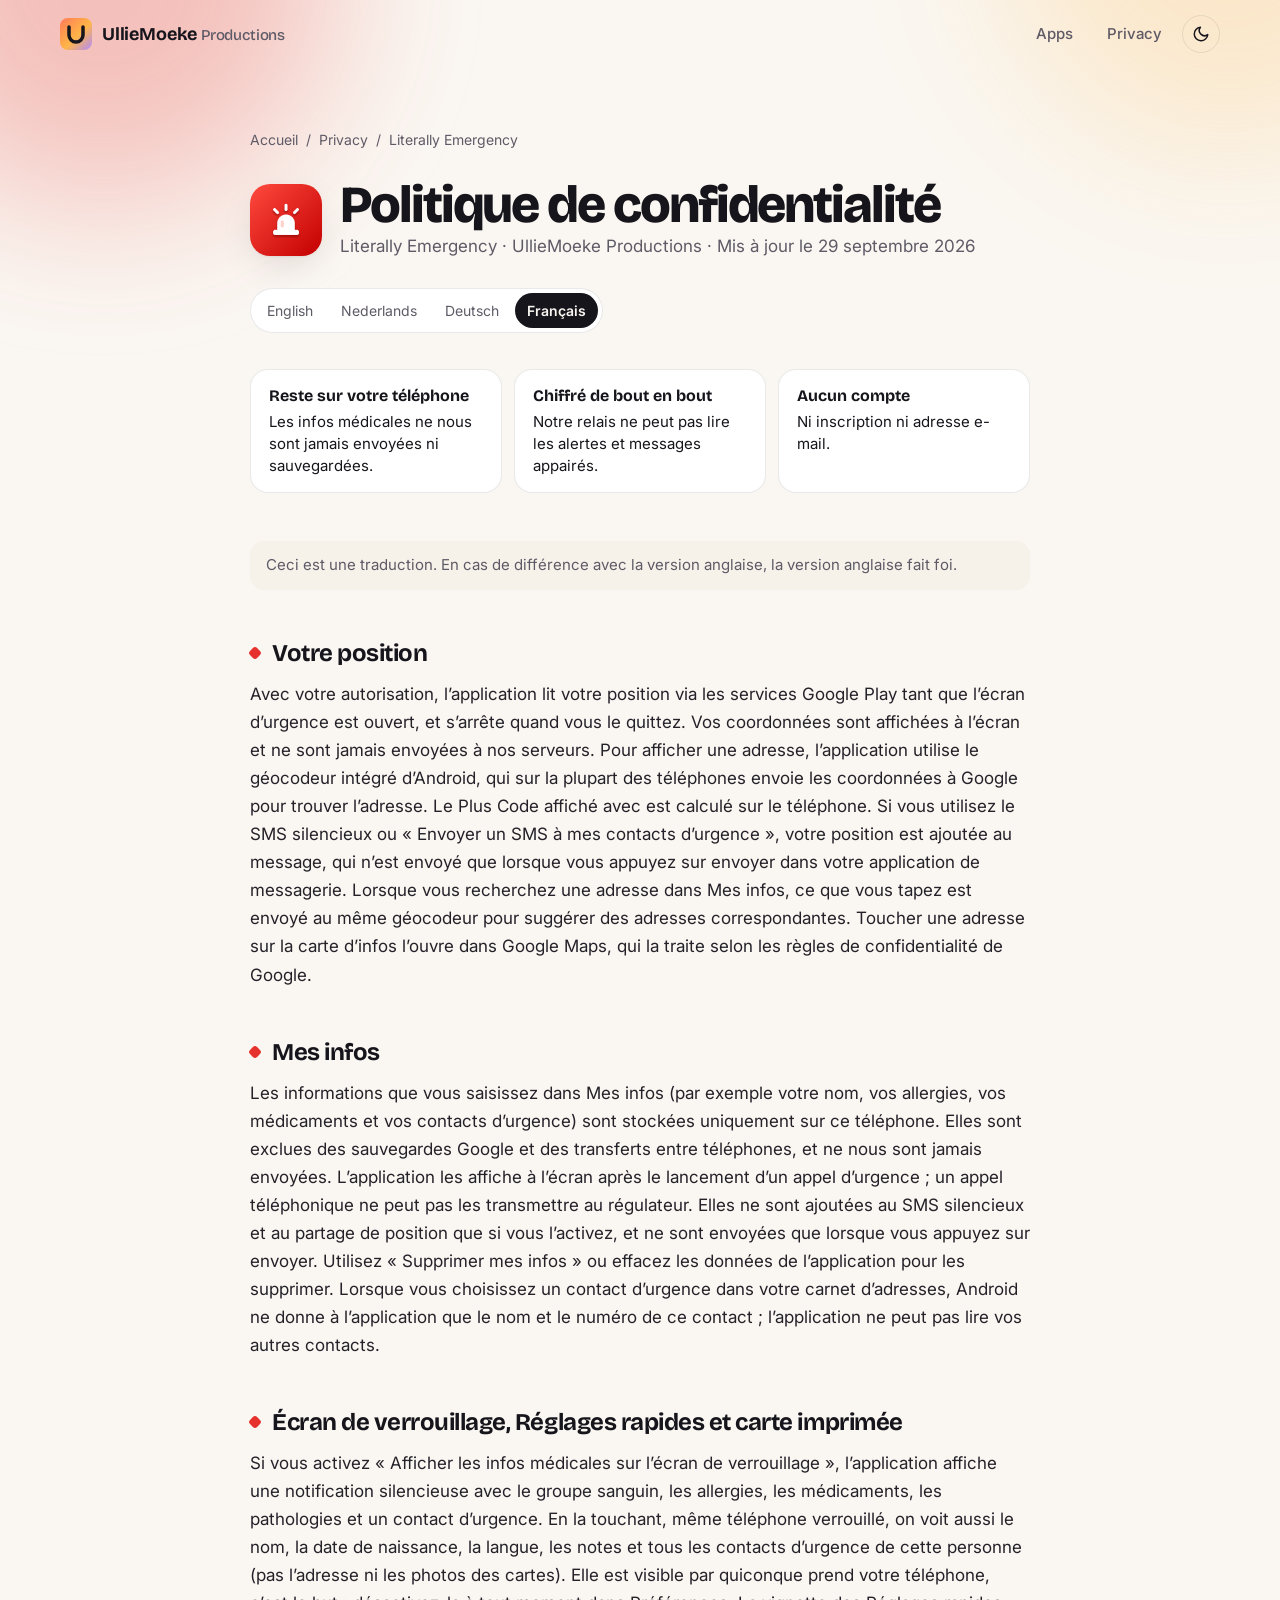
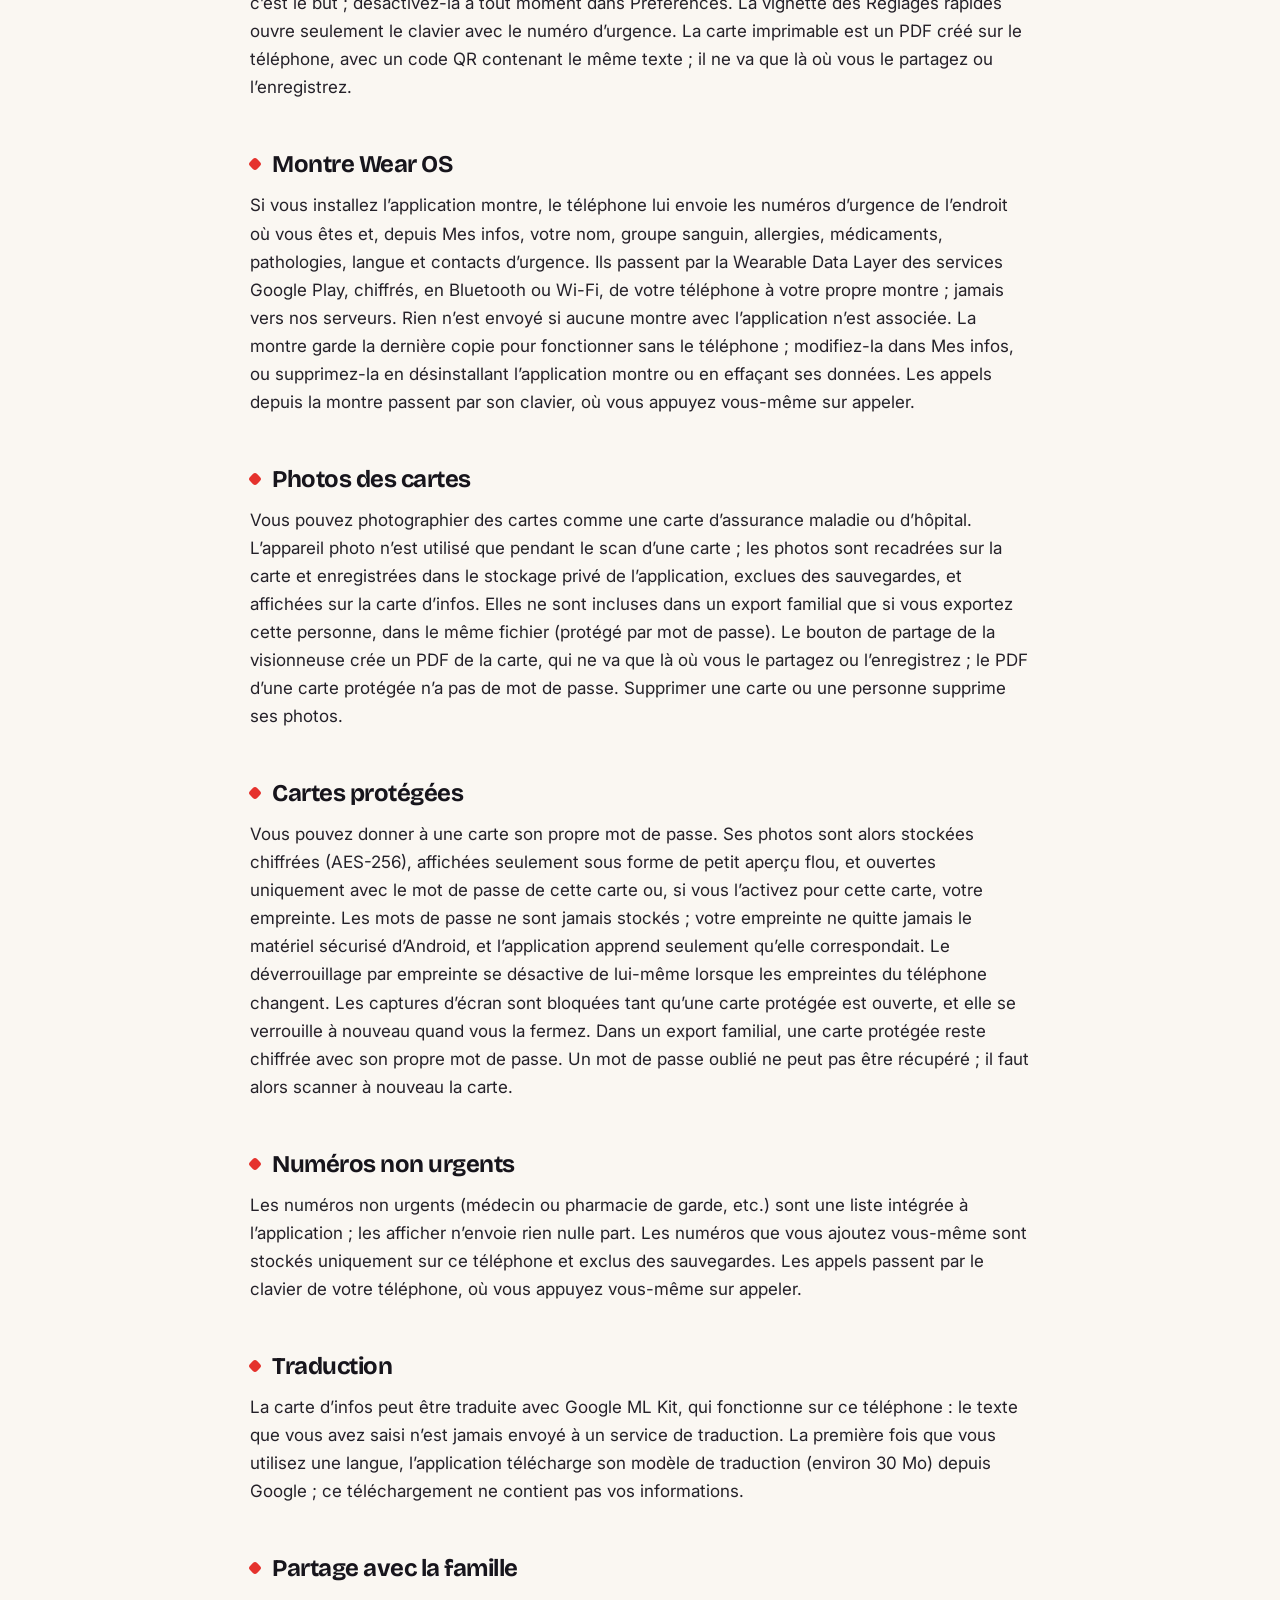
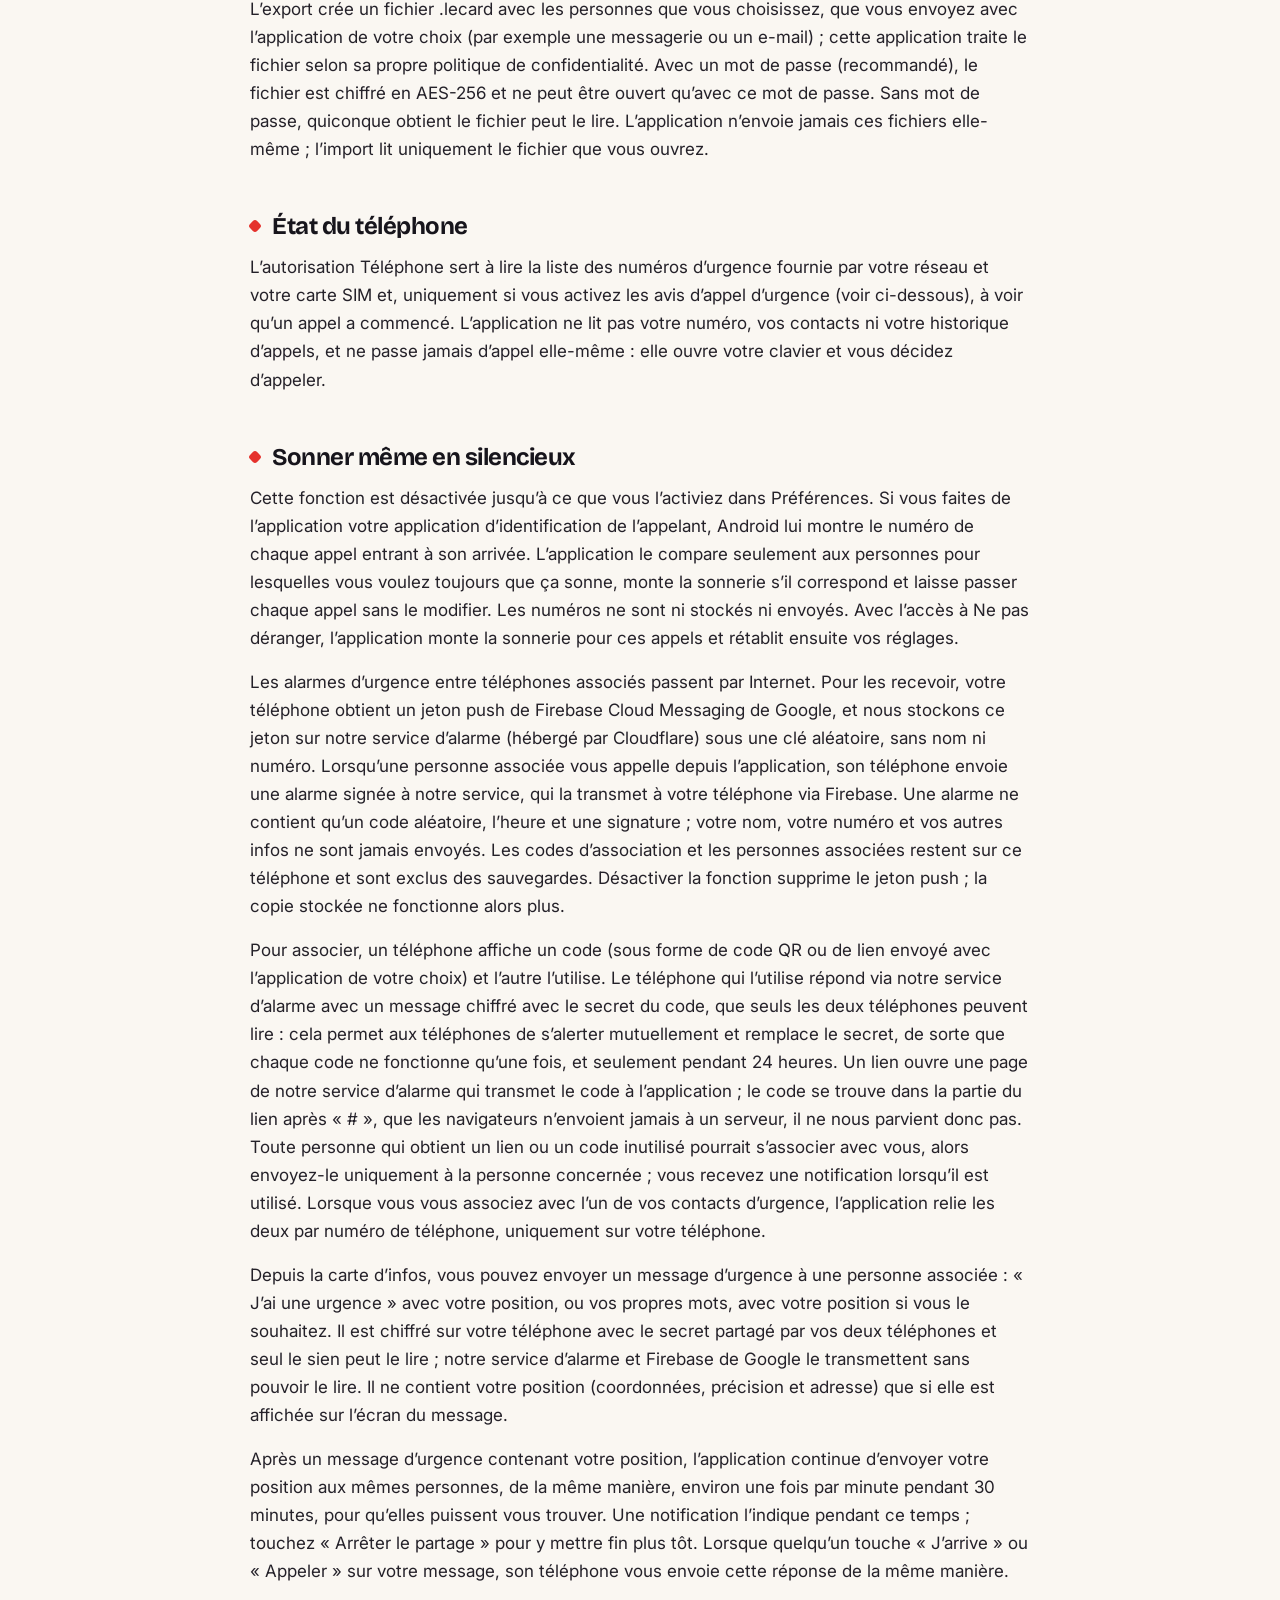
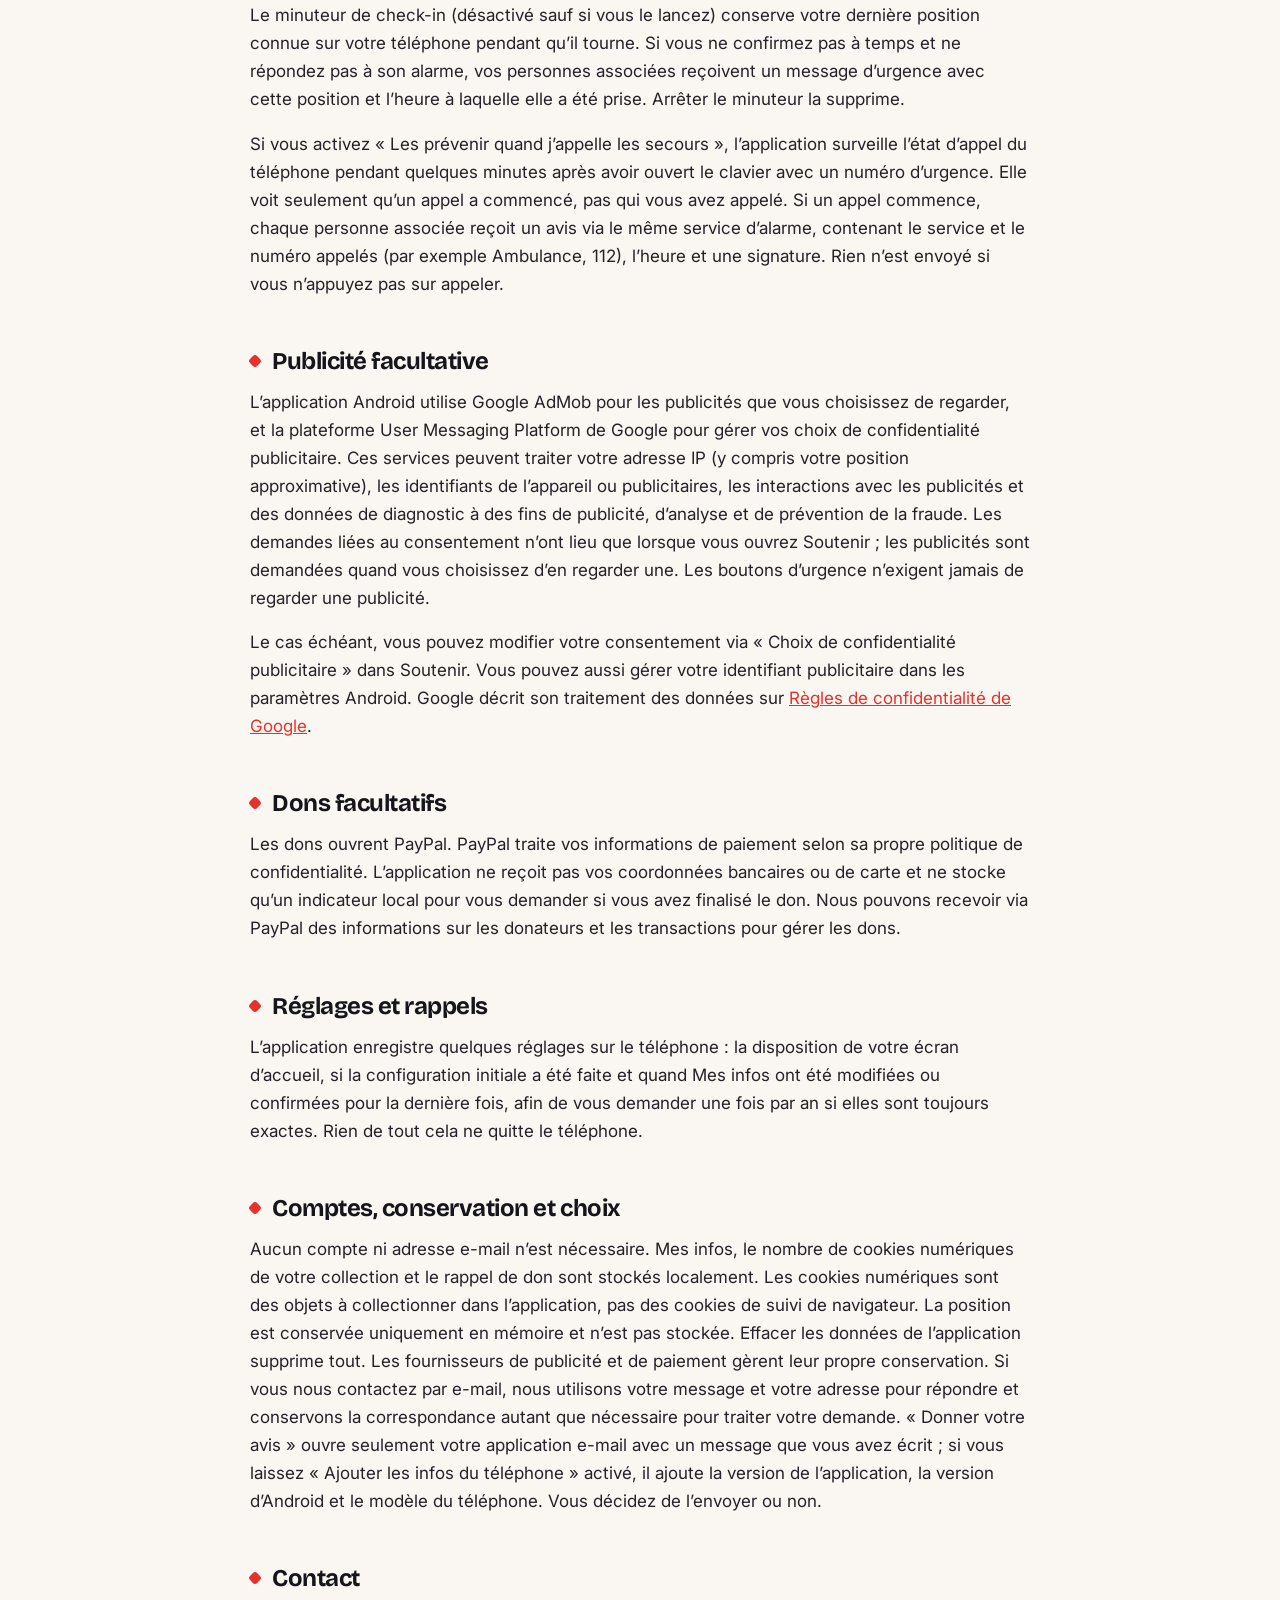
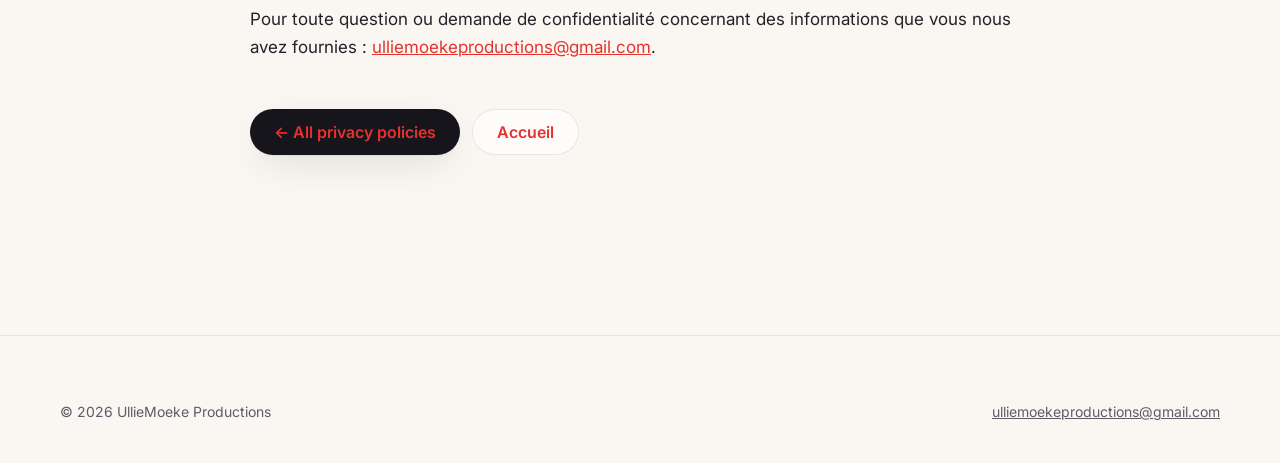
<file: privacy/literally-emergency/fr.html>
<!doctype html>
<html lang="fr" style="--accent:#e5322d">
<head>
  <meta charset="utf-8">
  <meta name="viewport" content="width=device-width, initial-scale=1">
  <title>Politique de confidentialité · Literally Emergency</title>
  <meta name="description" content="Politique de confidentialité for Literally Emergency by UllieMoeke Productions.">
  <link rel="icon" href="../../assets/favicon.svg" type="image/svg+xml">
  <link rel="preconnect" href="https://fonts.googleapis.com">
  <link rel="preconnect" href="https://fonts.gstatic.com" crossorigin>
  <link rel="stylesheet" href="https://fonts.googleapis.com/css2?family=Bricolage+Grotesque:opsz,wght@12..96,500..800&family=Inter:wght@400..700&display=swap">
  <link rel="stylesheet" href="../../assets/style.css">
  <script>try{var t=localStorage.getItem('theme');if(t)document.documentElement.dataset.theme=t}catch(e){}</script>
  <script src="../../assets/main.js" defer></script>
</head>
<body>
<div class="progress" aria-hidden="true"></div>
<header class="nav">
  <div class="wrap">
    <a class="logo" href="../../"><img src="../../assets/favicon.svg" alt=""><span>UllieMoeke <small>Productions</small></span></a>
    <nav class="nav-links" aria-label="Main">
      <a href="../../#apps" class="hide-sm">Apps</a>
      <a href="../../privacy/">Privacy</a>
      <button class="theme-toggle" type="button" aria-label="Toggle theme"></button>
    </nav>
  </div>
</header>
<main>
  <section class="policy-hero">
    <div class="hero-bg" aria-hidden="true"><div class="blob b1"></div><div class="blob b2"></div></div>
    <div class="policy-wrap">
      <div class="crumbs"><a href="../../">Accueil</a><span>/</span><a href="../../privacy/">Privacy</a><span>/</span><span>Literally Emergency</span></div>
      <div class="policy-title reveal in"><img src="../../assets/icons/emergency.png" alt=""><div><h1>Politique de confidentialité</h1><p class="policy-meta">Literally Emergency · UllieMoeke Productions · Mis à jour le 29 septembre 2026</p></div></div>
      <nav class="lang" aria-label="Language"><a href="./" hreflang="en">English</a><a href="nl.html" hreflang="nl">Nederlands</a><a href="de.html" hreflang="de">Deutsch</a><b>Français</b></nav>
      <div class="summary"><div><b>Reste sur votre téléphone</b>Les infos médicales ne nous sont jamais envoyées ni sauvegardées.</div><div><b>Chiffré de bout en bout</b>Notre relais ne peut pas lire les alertes et messages appairés.</div><div><b>Aucun compte</b>Ni inscription ni adresse e-mail.</div></div>
    </div>
  </section>
  <article class="policy policy-wrap">
    <p class="note">Ceci est une traduction. En cas de différence avec la version anglaise, la version anglaise fait foi.</p>
    <h2>Votre position</h2>
    <p>Avec votre autorisation, l’application lit votre position via les services Google Play tant que l’écran d’urgence est ouvert, et s’arrête quand vous le quittez. Vos coordonnées sont affichées à l’écran et ne sont jamais envoyées à nos serveurs. Pour afficher une adresse, l’application utilise le géocodeur intégré d’Android, qui sur la plupart des téléphones envoie les coordonnées à Google pour trouver l’adresse. Le Plus Code affiché avec est calculé sur le téléphone. Si vous utilisez le SMS silencieux ou « Envoyer un SMS à mes contacts d’urgence », votre position est ajoutée au message, qui n’est envoyé que lorsque vous appuyez sur envoyer dans votre application de messagerie. Lorsque vous recherchez une adresse dans Mes infos, ce que vous tapez est envoyé au même géocodeur pour suggérer des adresses correspondantes. Toucher une adresse sur la carte d’infos l’ouvre dans Google Maps, qui la traite selon les règles de confidentialité de Google.</p>
    <h2>Mes infos</h2>
    <p>Les informations que vous saisissez dans Mes infos (par exemple votre nom, vos allergies, vos médicaments et vos contacts d’urgence) sont stockées uniquement sur ce téléphone. Elles sont exclues des sauvegardes Google et des transferts entre téléphones, et ne nous sont jamais envoyées. L’application les affiche à l’écran après le lancement d’un appel d’urgence ; un appel téléphonique ne peut pas les transmettre au régulateur. Elles ne sont ajoutées au SMS silencieux et au partage de position que si vous l’activez, et ne sont envoyées que lorsque vous appuyez sur envoyer. Utilisez « Supprimer mes infos » ou effacez les données de l’application pour les supprimer. Lorsque vous choisissez un contact d’urgence dans votre carnet d’adresses, Android ne donne à l’application que le nom et le numéro de ce contact ; l’application ne peut pas lire vos autres contacts.</p>
    <h2>Écran de verrouillage, Réglages rapides et carte imprimée</h2>
    <p>Si vous activez « Afficher les infos médicales sur l’écran de verrouillage », l’application affiche une notification silencieuse avec le groupe sanguin, les allergies, les médicaments, les pathologies et un contact d’urgence. En la touchant, même téléphone verrouillé, on voit aussi le nom, la date de naissance, la langue, les notes et tous les contacts d’urgence de cette personne (pas l’adresse ni les photos des cartes). Elle est visible par quiconque prend votre téléphone, c’est le but ; désactivez-la à tout moment dans Préférences. La vignette des Réglages rapides ouvre seulement le clavier avec le numéro d’urgence. La carte imprimable est un PDF créé sur le téléphone, avec un code QR contenant le même texte ; il ne va que là où vous le partagez ou l’enregistrez.</p>
    <h2>Montre Wear OS</h2>
    <p>Si vous installez l’application montre, le téléphone lui envoie les numéros d’urgence de l’endroit où vous êtes et, depuis Mes infos, votre nom, groupe sanguin, allergies, médicaments, pathologies, langue et contacts d’urgence. Ils passent par la Wearable Data Layer des services Google Play, chiffrés, en Bluetooth ou Wi-Fi, de votre téléphone à votre propre montre ; jamais vers nos serveurs. Rien n’est envoyé si aucune montre avec l’application n’est associée. La montre garde la dernière copie pour fonctionner sans le téléphone ; modifiez-la dans Mes infos, ou supprimez-la en désinstallant l’application montre ou en effaçant ses données. Les appels depuis la montre passent par son clavier, où vous appuyez vous-même sur appeler.</p>
    <h2>Photos des cartes</h2>
    <p>Vous pouvez photographier des cartes comme une carte d’assurance maladie ou d’hôpital. L’appareil photo n’est utilisé que pendant le scan d’une carte ; les photos sont recadrées sur la carte et enregistrées dans le stockage privé de l’application, exclues des sauvegardes, et affichées sur la carte d’infos. Elles ne sont incluses dans un export familial que si vous exportez cette personne, dans le même fichier (protégé par mot de passe). Le bouton de partage de la visionneuse crée un PDF de la carte, qui ne va que là où vous le partagez ou l’enregistrez ; le PDF d’une carte protégée n’a pas de mot de passe. Supprimer une carte ou une personne supprime ses photos.</p>
    <h2>Cartes protégées</h2>
    <p>Vous pouvez donner à une carte son propre mot de passe. Ses photos sont alors stockées chiffrées (AES-256), affichées seulement sous forme de petit aperçu flou, et ouvertes uniquement avec le mot de passe de cette carte ou, si vous l’activez pour cette carte, votre empreinte. Les mots de passe ne sont jamais stockés ; votre empreinte ne quitte jamais le matériel sécurisé d’Android, et l’application apprend seulement qu’elle correspondait. Le déverrouillage par empreinte se désactive de lui-même lorsque les empreintes du téléphone changent. Les captures d’écran sont bloquées tant qu’une carte protégée est ouverte, et elle se verrouille à nouveau quand vous la fermez. Dans un export familial, une carte protégée reste chiffrée avec son propre mot de passe. Un mot de passe oublié ne peut pas être récupéré ; il faut alors scanner à nouveau la carte.</p>
    <h2>Numéros non urgents</h2>
    <p>Les numéros non urgents (médecin ou pharmacie de garde, etc.) sont une liste intégrée à l’application ; les afficher n’envoie rien nulle part. Les numéros que vous ajoutez vous-même sont stockés uniquement sur ce téléphone et exclus des sauvegardes. Les appels passent par le clavier de votre téléphone, où vous appuyez vous-même sur appeler.</p>
    <h2>Traduction</h2>
    <p>La carte d’infos peut être traduite avec Google ML Kit, qui fonctionne sur ce téléphone : le texte que vous avez saisi n’est jamais envoyé à un service de traduction. La première fois que vous utilisez une langue, l’application télécharge son modèle de traduction (environ 30 Mo) depuis Google ; ce téléchargement ne contient pas vos informations.</p>
    <h2>Partage avec la famille</h2>
    <p>L’export crée un fichier .lecard avec les personnes que vous choisissez, que vous envoyez avec l’application de votre choix (par exemple une messagerie ou un e-mail) ; cette application traite le fichier selon sa propre politique de confidentialité. Avec un mot de passe (recommandé), le fichier est chiffré en AES-256 et ne peut être ouvert qu’avec ce mot de passe. Sans mot de passe, quiconque obtient le fichier peut le lire. L’application n’envoie jamais ces fichiers elle-même ; l’import lit uniquement le fichier que vous ouvrez.</p>
    <h2>État du téléphone</h2>
    <p>L’autorisation Téléphone sert à lire la liste des numéros d’urgence fournie par votre réseau et votre carte SIM et, uniquement si vous activez les avis d’appel d’urgence (voir ci-dessous), à voir qu’un appel a commencé. L’application ne lit pas votre numéro, vos contacts ni votre historique d’appels, et ne passe jamais d’appel elle-même : elle ouvre votre clavier et vous décidez d’appeler.</p>
    <h2>Sonner même en silencieux</h2>
    <p>Cette fonction est désactivée jusqu’à ce que vous l’activiez dans Préférences. Si vous faites de l’application votre application d’identification de l’appelant, Android lui montre le numéro de chaque appel entrant à son arrivée. L’application le compare seulement aux personnes pour lesquelles vous voulez toujours que ça sonne, monte la sonnerie s’il correspond et laisse passer chaque appel sans le modifier. Les numéros ne sont ni stockés ni envoyés. Avec l’accès à Ne pas déranger, l’application monte la sonnerie pour ces appels et rétablit ensuite vos réglages.</p>
    <p>Les alarmes d’urgence entre téléphones associés passent par Internet. Pour les recevoir, votre téléphone obtient un jeton push de Firebase Cloud Messaging de Google, et nous stockons ce jeton sur notre service d’alarme (hébergé par Cloudflare) sous une clé aléatoire, sans nom ni numéro. Lorsqu’une personne associée vous appelle depuis l’application, son téléphone envoie une alarme signée à notre service, qui la transmet à votre téléphone via Firebase. Une alarme ne contient qu’un code aléatoire, l’heure et une signature ; votre nom, votre numéro et vos autres infos ne sont jamais envoyés. Les codes d’association et les personnes associées restent sur ce téléphone et sont exclus des sauvegardes. Désactiver la fonction supprime le jeton push ; la copie stockée ne fonctionne alors plus.</p>
    <p>Pour associer, un téléphone affiche un code (sous forme de code QR ou de lien envoyé avec l’application de votre choix) et l’autre l’utilise. Le téléphone qui l’utilise répond via notre service d’alarme avec un message chiffré avec le secret du code, que seuls les deux téléphones peuvent lire : cela permet aux téléphones de s’alerter mutuellement et remplace le secret, de sorte que chaque code ne fonctionne qu’une fois, et seulement pendant 24 heures. Un lien ouvre une page de notre service d’alarme qui transmet le code à l’application ; le code se trouve dans la partie du lien après « # », que les navigateurs n’envoient jamais à un serveur, il ne nous parvient donc pas. Toute personne qui obtient un lien ou un code inutilisé pourrait s’associer avec vous, alors envoyez-le uniquement à la personne concernée ; vous recevez une notification lorsqu’il est utilisé. Lorsque vous vous associez avec l’un de vos contacts d’urgence, l’application relie les deux par numéro de téléphone, uniquement sur votre téléphone.</p>
    <p>Depuis la carte d’infos, vous pouvez envoyer un message d’urgence à une personne associée : « J’ai une urgence » avec votre position, ou vos propres mots, avec votre position si vous le souhaitez. Il est chiffré sur votre téléphone avec le secret partagé par vos deux téléphones et seul le sien peut le lire ; notre service d’alarme et Firebase de Google le transmettent sans pouvoir le lire. Il ne contient votre position (coordonnées, précision et adresse) que si elle est affichée sur l’écran du message.</p>
    <p>Après un message d’urgence contenant votre position, l’application continue d’envoyer votre position aux mêmes personnes, de la même manière, environ une fois par minute pendant 30 minutes, pour qu’elles puissent vous trouver. Une notification l’indique pendant ce temps ; touchez « Arrêter le partage » pour y mettre fin plus tôt. Lorsque quelqu’un touche « J’arrive » ou « Appeler » sur votre message, son téléphone vous envoie cette réponse de la même manière.</p>
    <p>Le minuteur de check-in (désactivé sauf si vous le lancez) conserve votre dernière position connue sur votre téléphone pendant qu’il tourne. Si vous ne confirmez pas à temps et ne répondez pas à son alarme, vos personnes associées reçoivent un message d’urgence avec cette position et l’heure à laquelle elle a été prise. Arrêter le minuteur la supprime.</p>
    <p>Si vous activez « Les prévenir quand j’appelle les secours », l’application surveille l’état d’appel du téléphone pendant quelques minutes après avoir ouvert le clavier avec un numéro d’urgence. Elle voit seulement qu’un appel a commencé, pas qui vous avez appelé. Si un appel commence, chaque personne associée reçoit un avis via le même service d’alarme, contenant le service et le numéro appelés (par exemple Ambulance, 112), l’heure et une signature. Rien n’est envoyé si vous n’appuyez pas sur appeler.</p>
    <h2>Publicité facultative</h2>
    <p>L’application Android utilise Google AdMob pour les publicités que vous choisissez de regarder, et la plateforme User Messaging Platform de Google pour gérer vos choix de confidentialité publicitaire. Ces services peuvent traiter votre adresse IP (y compris votre position approximative), les identifiants de l’appareil ou publicitaires, les interactions avec les publicités et des données de diagnostic à des fins de publicité, d’analyse et de prévention de la fraude. Les demandes liées au consentement n’ont lieu que lorsque vous ouvrez Soutenir ; les publicités sont demandées quand vous choisissez d’en regarder une. Les boutons d’urgence n’exigent jamais de regarder une publicité.</p>
    <p>Le cas échéant, vous pouvez modifier votre consentement via « Choix de confidentialité publicitaire » dans Soutenir. Vous pouvez aussi gérer votre identifiant publicitaire dans les paramètres Android. Google décrit son traitement des données sur <a href="https://policies.google.com/privacy">Règles de confidentialité de Google</a>.</p>
    <h2>Dons facultatifs</h2>
    <p>Les dons ouvrent PayPal. PayPal traite vos informations de paiement selon sa propre politique de confidentialité. L’application ne reçoit pas vos coordonnées bancaires ou de carte et ne stocke qu’un indicateur local pour vous demander si vous avez finalisé le don. Nous pouvons recevoir via PayPal des informations sur les donateurs et les transactions pour gérer les dons.</p>
    <h2>Réglages et rappels</h2>
    <p>L’application enregistre quelques réglages sur le téléphone : la disposition de votre écran d’accueil, si la configuration initiale a été faite et quand Mes infos ont été modifiées ou confirmées pour la dernière fois, afin de vous demander une fois par an si elles sont toujours exactes. Rien de tout cela ne quitte le téléphone.</p>
    <h2>Comptes, conservation et choix</h2>
    <p>Aucun compte ni adresse e-mail n’est nécessaire. Mes infos, le nombre de cookies numériques de votre collection et le rappel de don sont stockés localement. Les cookies numériques sont des objets à collectionner dans l’application, pas des cookies de suivi de navigateur. La position est conservée uniquement en mémoire et n’est pas stockée. Effacer les données de l’application supprime tout. Les fournisseurs de publicité et de paiement gèrent leur propre conservation. Si vous nous contactez par e-mail, nous utilisons votre message et votre adresse pour répondre et conservons la correspondance autant que nécessaire pour traiter votre demande. « Donner votre avis » ouvre seulement votre application e-mail avec un message que vous avez écrit ; si vous laissez « Ajouter les infos du téléphone » activé, il ajoute la version de l’application, la version d’Android et le modèle du téléphone. Vous décidez de l’envoyer ou non.</p>
    <h2>Contact</h2>
    <p>Pour toute question ou demande de confidentialité concernant des informations que vous nous avez fournies : <a href="mailto:ulliemoekeproductions@gmail.com">ulliemoekeproductions@gmail.com</a>.</p>
    <div class="hero-cta" style="opacity:1;animation:none;justify-content:flex-start;margin-top:48px">
      <a class="btn btn-primary" href="../../privacy/">← All privacy policies</a>
      <a class="btn btn-ghost" href="../../">Accueil</a>
    </div>
  </article>
</main>
<footer>
  <div class="wrap legal" style="margin-top:0;border-top:0;padding-top:0">
    <span>© 2026 UllieMoeke Productions</span>
    <a href="mailto:ulliemoekeproductions@gmail.com">ulliemoekeproductions@gmail.com</a>
  </div>
</footer>
</body>
</html>
</file>
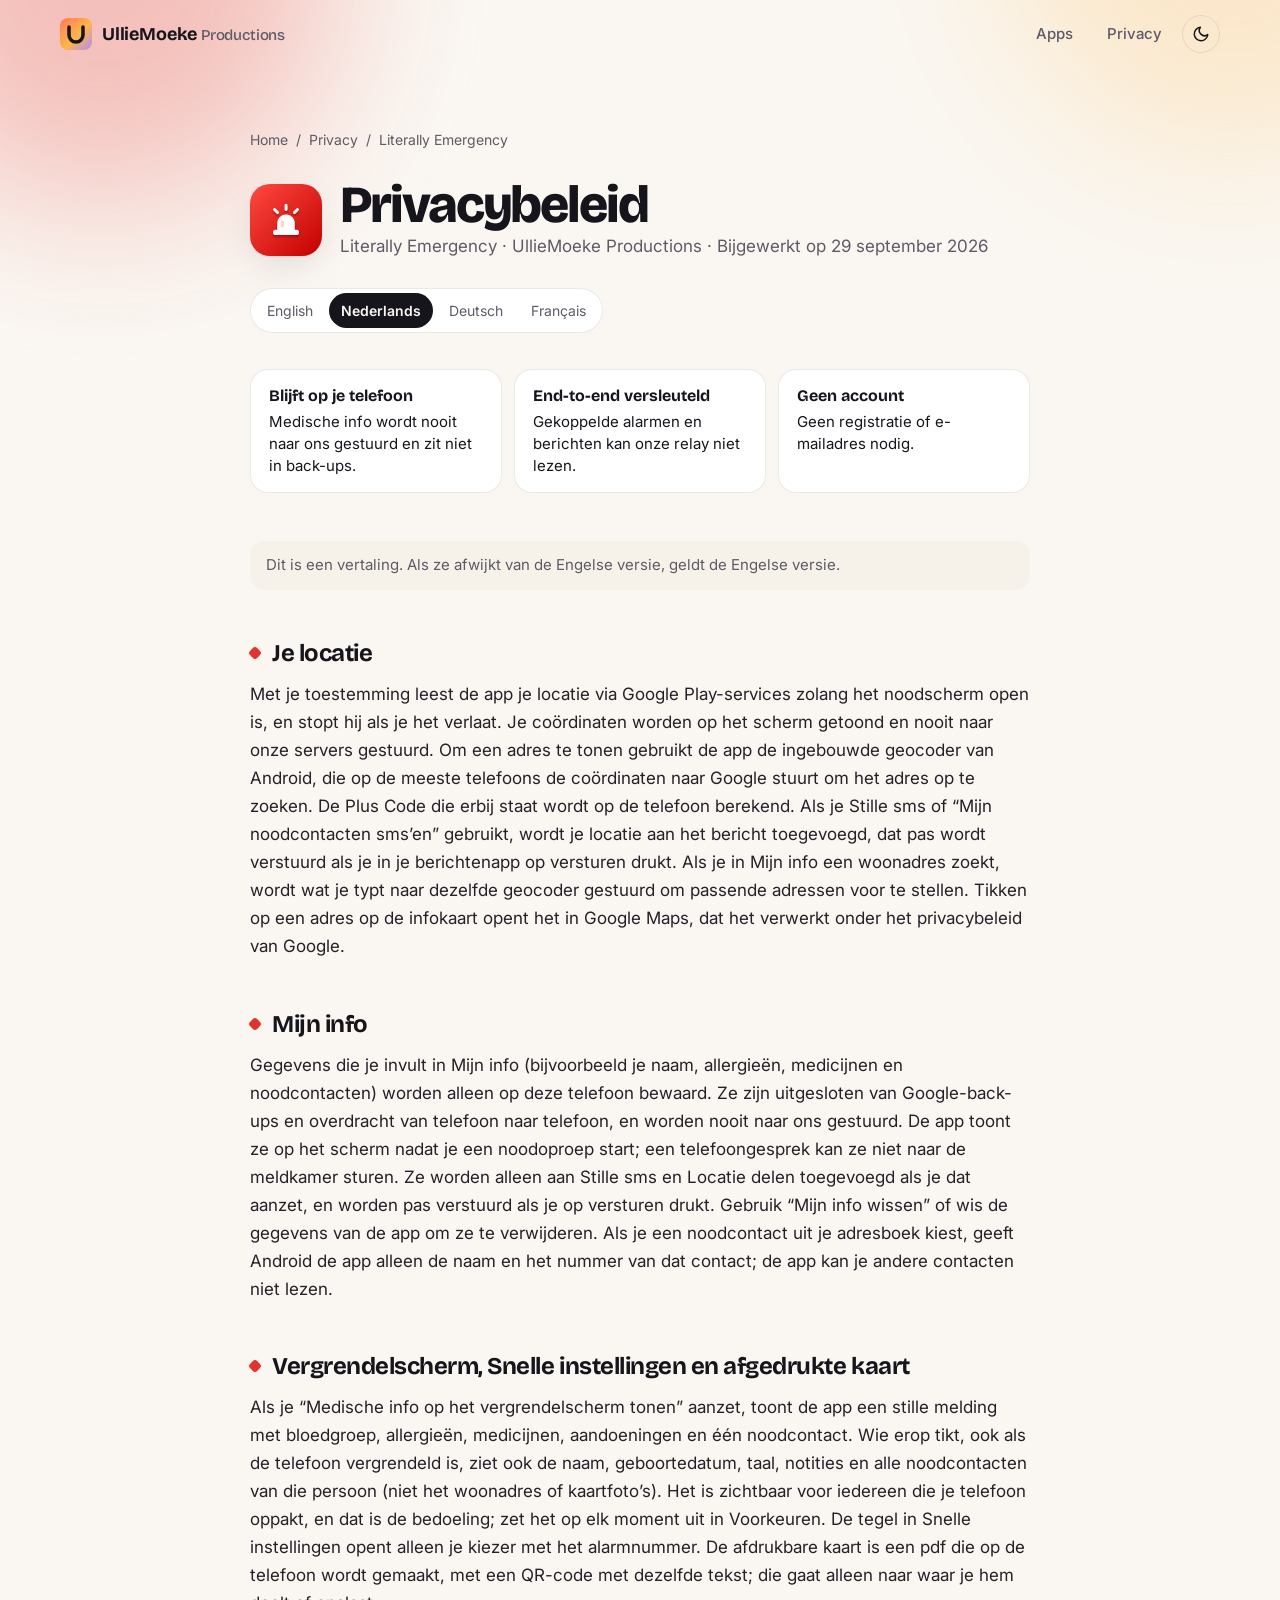
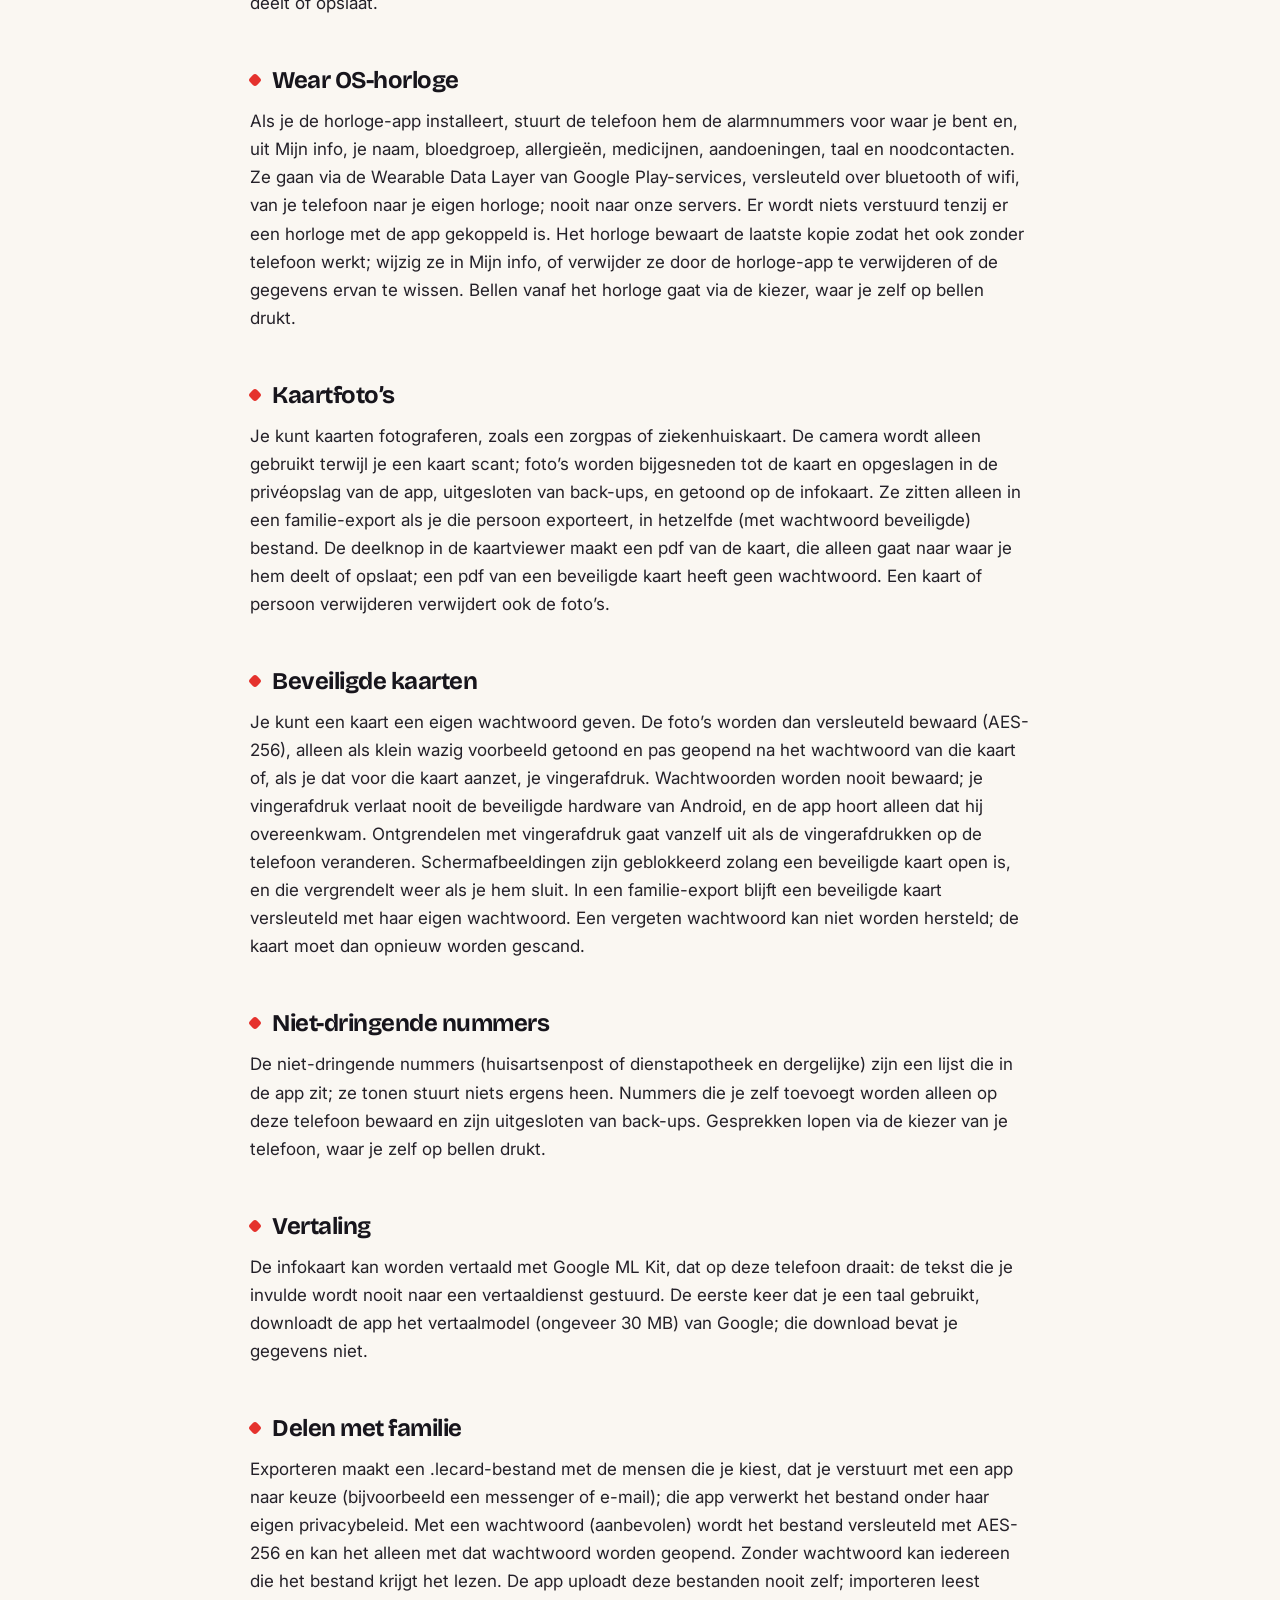
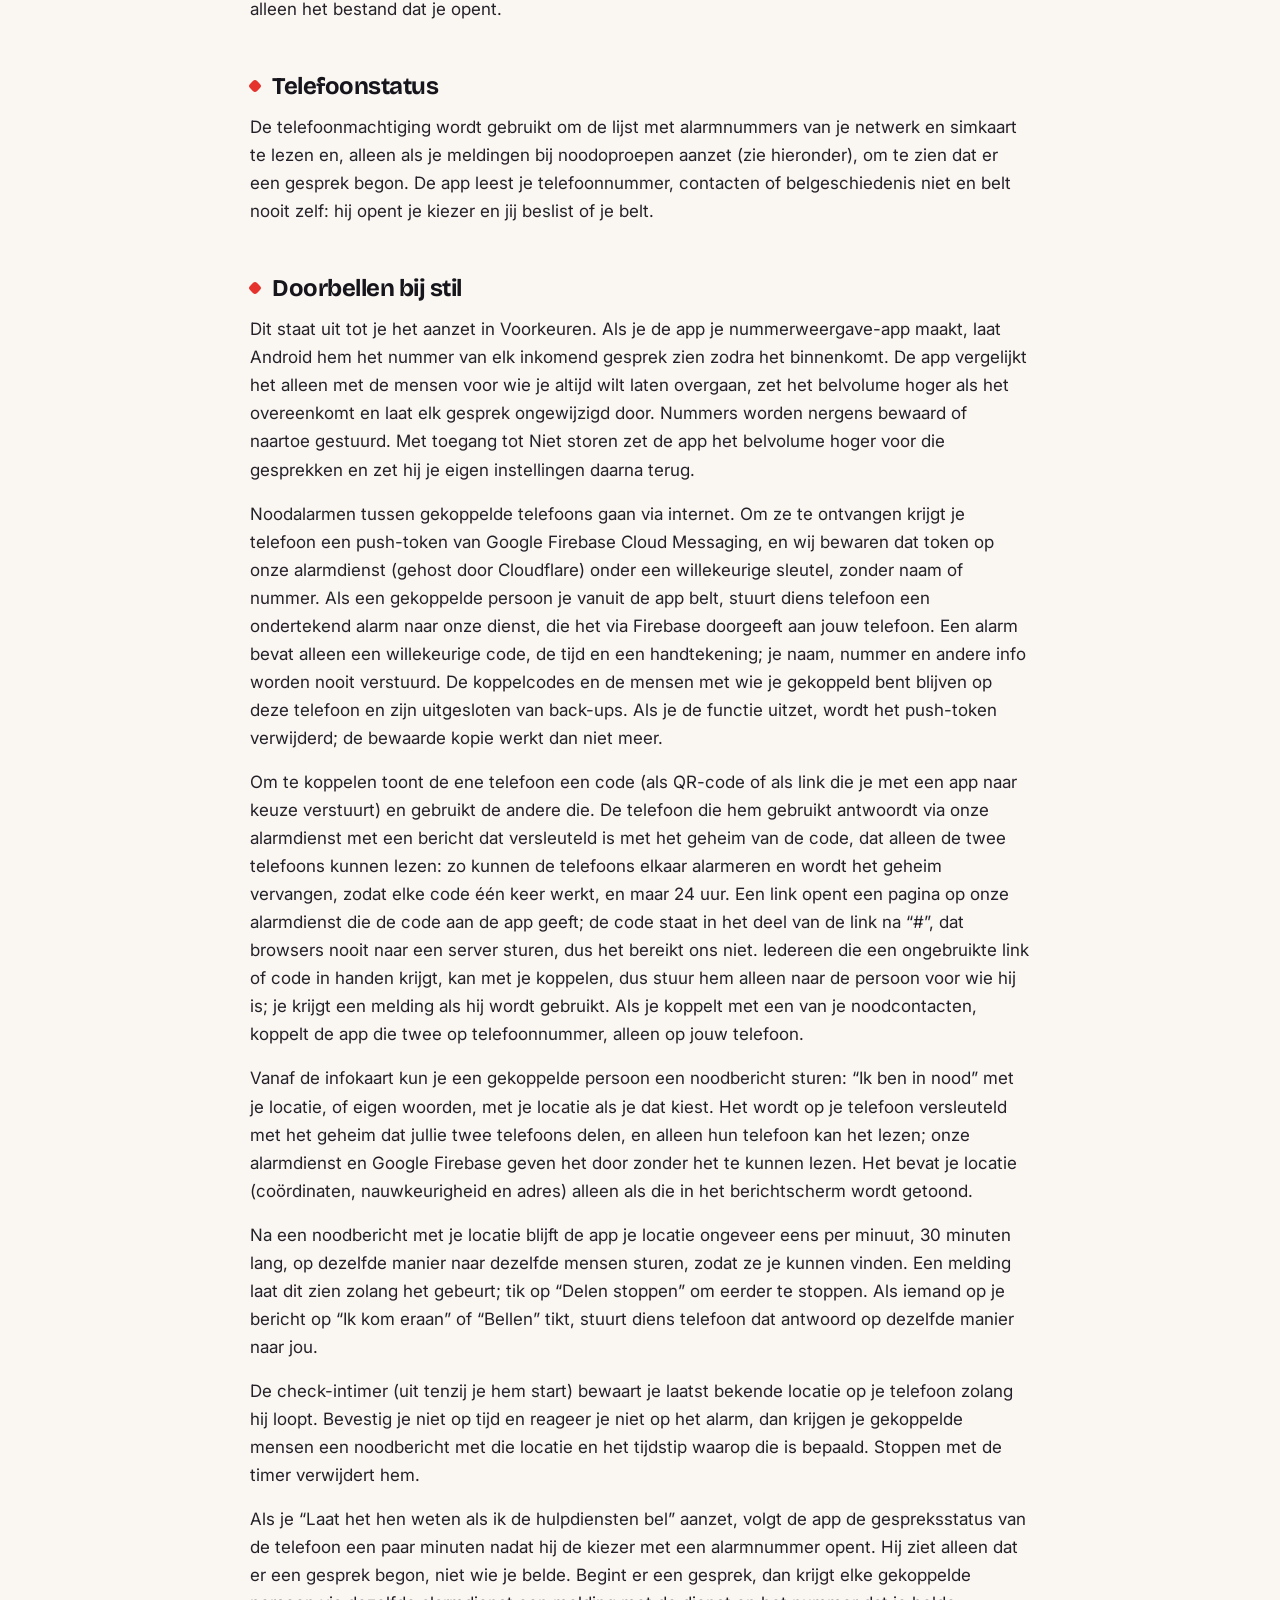
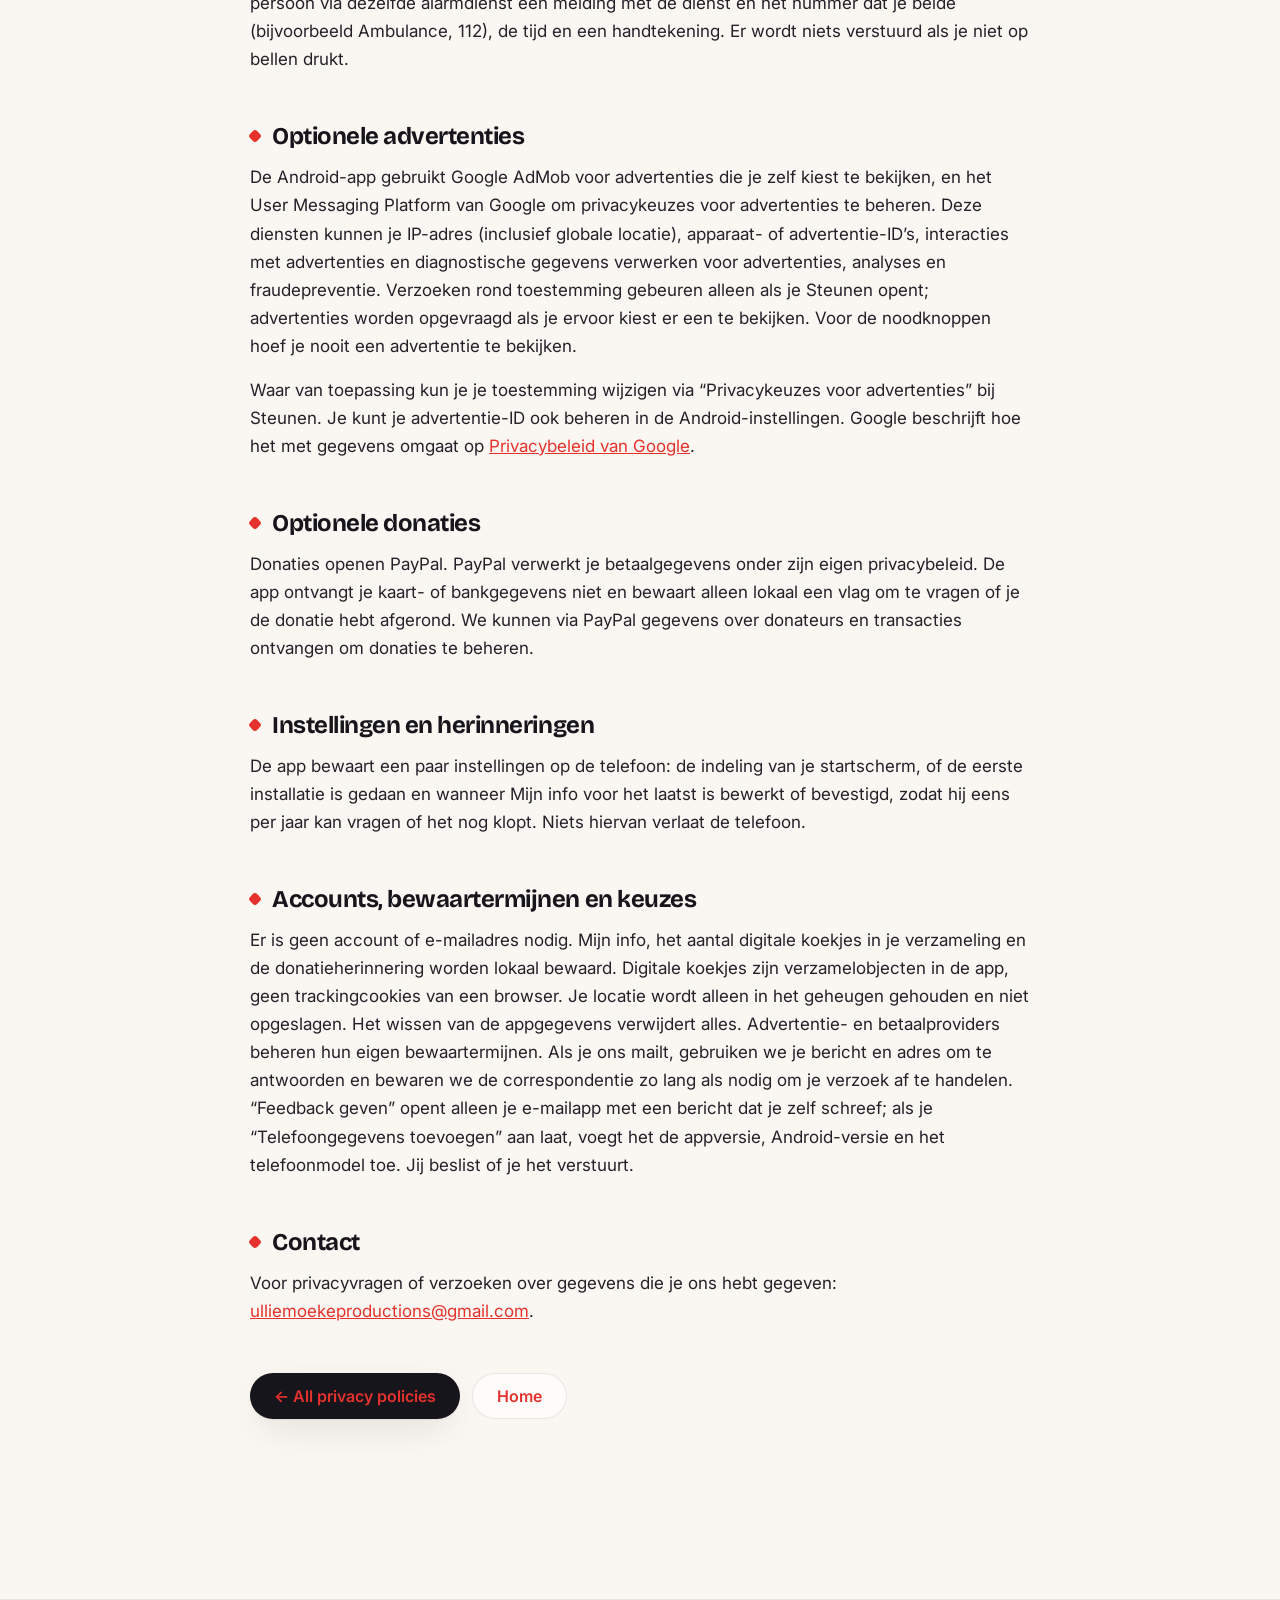
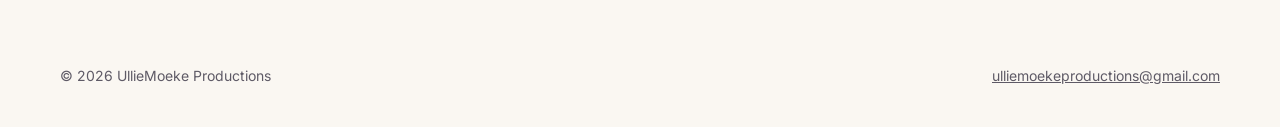
<file: privacy/literally-emergency/nl.html>
<!doctype html>
<html lang="nl" style="--accent:#e5322d">
<head>
  <meta charset="utf-8">
  <meta name="viewport" content="width=device-width, initial-scale=1">
  <title>Privacybeleid · Literally Emergency</title>
  <meta name="description" content="Privacybeleid for Literally Emergency by UllieMoeke Productions.">
  <link rel="icon" href="../../assets/favicon.svg" type="image/svg+xml">
  <link rel="preconnect" href="https://fonts.googleapis.com">
  <link rel="preconnect" href="https://fonts.gstatic.com" crossorigin>
  <link rel="stylesheet" href="https://fonts.googleapis.com/css2?family=Bricolage+Grotesque:opsz,wght@12..96,500..800&family=Inter:wght@400..700&display=swap">
  <link rel="stylesheet" href="../../assets/style.css">
  <script>try{var t=localStorage.getItem('theme');if(t)document.documentElement.dataset.theme=t}catch(e){}</script>
  <script src="../../assets/main.js" defer></script>
</head>
<body>
<div class="progress" aria-hidden="true"></div>
<header class="nav">
  <div class="wrap">
    <a class="logo" href="../../"><img src="../../assets/favicon.svg" alt=""><span>UllieMoeke <small>Productions</small></span></a>
    <nav class="nav-links" aria-label="Main">
      <a href="../../#apps" class="hide-sm">Apps</a>
      <a href="../../privacy/">Privacy</a>
      <button class="theme-toggle" type="button" aria-label="Toggle theme"></button>
    </nav>
  </div>
</header>
<main>
  <section class="policy-hero">
    <div class="hero-bg" aria-hidden="true"><div class="blob b1"></div><div class="blob b2"></div></div>
    <div class="policy-wrap">
      <div class="crumbs"><a href="../../">Home</a><span>/</span><a href="../../privacy/">Privacy</a><span>/</span><span>Literally Emergency</span></div>
      <div class="policy-title reveal in"><img src="../../assets/icons/emergency.png" alt=""><div><h1>Privacybeleid</h1><p class="policy-meta">Literally Emergency · UllieMoeke Productions · Bijgewerkt op 29 september 2026</p></div></div>
      <nav class="lang" aria-label="Language"><a href="./" hreflang="en">English</a><b>Nederlands</b><a href="de.html" hreflang="de">Deutsch</a><a href="fr.html" hreflang="fr">Français</a></nav>
      <div class="summary"><div><b>Blijft op je telefoon</b>Medische info wordt nooit naar ons gestuurd en zit niet in back-ups.</div><div><b>End-to-end versleuteld</b>Gekoppelde alarmen en berichten kan onze relay niet lezen.</div><div><b>Geen account</b>Geen registratie of e-mailadres nodig.</div></div>
    </div>
  </section>
  <article class="policy policy-wrap">
    <p class="note">Dit is een vertaling. Als ze afwijkt van de Engelse versie, geldt de Engelse versie.</p>
    <h2>Je locatie</h2>
    <p>Met je toestemming leest de app je locatie via Google Play-services zolang het noodscherm open is, en stopt hij als je het verlaat. Je coördinaten worden op het scherm getoond en nooit naar onze servers gestuurd. Om een adres te tonen gebruikt de app de ingebouwde geocoder van Android, die op de meeste telefoons de coördinaten naar Google stuurt om het adres op te zoeken. De Plus Code die erbij staat wordt op de telefoon berekend. Als je Stille sms of “Mijn noodcontacten sms’en” gebruikt, wordt je locatie aan het bericht toegevoegd, dat pas wordt verstuurd als je in je berichtenapp op versturen drukt. Als je in Mijn info een woonadres zoekt, wordt wat je typt naar dezelfde geocoder gestuurd om passende adressen voor te stellen. Tikken op een adres op de infokaart opent het in Google Maps, dat het verwerkt onder het privacybeleid van Google.</p>
    <h2>Mijn info</h2>
    <p>Gegevens die je invult in Mijn info (bijvoorbeeld je naam, allergieën, medicijnen en noodcontacten) worden alleen op deze telefoon bewaard. Ze zijn uitgesloten van Google-back-ups en overdracht van telefoon naar telefoon, en worden nooit naar ons gestuurd. De app toont ze op het scherm nadat je een noodoproep start; een telefoongesprek kan ze niet naar de meldkamer sturen. Ze worden alleen aan Stille sms en Locatie delen toegevoegd als je dat aanzet, en worden pas verstuurd als je op versturen drukt. Gebruik “Mijn info wissen” of wis de gegevens van de app om ze te verwijderen. Als je een noodcontact uit je adresboek kiest, geeft Android de app alleen de naam en het nummer van dat contact; de app kan je andere contacten niet lezen.</p>
    <h2>Vergrendelscherm, Snelle instellingen en afgedrukte kaart</h2>
    <p>Als je “Medische info op het vergrendelscherm tonen” aanzet, toont de app een stille melding met bloedgroep, allergieën, medicijnen, aandoeningen en één noodcontact. Wie erop tikt, ook als de telefoon vergrendeld is, ziet ook de naam, geboortedatum, taal, notities en alle noodcontacten van die persoon (niet het woonadres of kaartfoto’s). Het is zichtbaar voor iedereen die je telefoon oppakt, en dat is de bedoeling; zet het op elk moment uit in Voorkeuren. De tegel in Snelle instellingen opent alleen je kiezer met het alarmnummer. De afdrukbare kaart is een pdf die op de telefoon wordt gemaakt, met een QR-code met dezelfde tekst; die gaat alleen naar waar je hem deelt of opslaat.</p>
    <h2>Wear OS-horloge</h2>
    <p>Als je de horloge-app installeert, stuurt de telefoon hem de alarmnummers voor waar je bent en, uit Mijn info, je naam, bloedgroep, allergieën, medicijnen, aandoeningen, taal en noodcontacten. Ze gaan via de Wearable Data Layer van Google Play-services, versleuteld over bluetooth of wifi, van je telefoon naar je eigen horloge; nooit naar onze servers. Er wordt niets verstuurd tenzij er een horloge met de app gekoppeld is. Het horloge bewaart de laatste kopie zodat het ook zonder telefoon werkt; wijzig ze in Mijn info, of verwijder ze door de horloge-app te verwijderen of de gegevens ervan te wissen. Bellen vanaf het horloge gaat via de kiezer, waar je zelf op bellen drukt.</p>
    <h2>Kaartfoto’s</h2>
    <p>Je kunt kaarten fotograferen, zoals een zorgpas of ziekenhuiskaart. De camera wordt alleen gebruikt terwijl je een kaart scant; foto’s worden bijgesneden tot de kaart en opgeslagen in de privéopslag van de app, uitgesloten van back-ups, en getoond op de infokaart. Ze zitten alleen in een familie-export als je die persoon exporteert, in hetzelfde (met wachtwoord beveiligde) bestand. De deelknop in de kaartviewer maakt een pdf van de kaart, die alleen gaat naar waar je hem deelt of opslaat; een pdf van een beveiligde kaart heeft geen wachtwoord. Een kaart of persoon verwijderen verwijdert ook de foto’s.</p>
    <h2>Beveiligde kaarten</h2>
    <p>Je kunt een kaart een eigen wachtwoord geven. De foto’s worden dan versleuteld bewaard (AES-256), alleen als klein wazig voorbeeld getoond en pas geopend na het wachtwoord van die kaart of, als je dat voor die kaart aanzet, je vingerafdruk. Wachtwoorden worden nooit bewaard; je vingerafdruk verlaat nooit de beveiligde hardware van Android, en de app hoort alleen dat hij overeenkwam. Ontgrendelen met vingerafdruk gaat vanzelf uit als de vingerafdrukken op de telefoon veranderen. Schermafbeeldingen zijn geblokkeerd zolang een beveiligde kaart open is, en die vergrendelt weer als je hem sluit. In een familie-export blijft een beveiligde kaart versleuteld met haar eigen wachtwoord. Een vergeten wachtwoord kan niet worden hersteld; de kaart moet dan opnieuw worden gescand.</p>
    <h2>Niet-dringende nummers</h2>
    <p>De niet-dringende nummers (huisartsenpost of dienstapotheek en dergelijke) zijn een lijst die in de app zit; ze tonen stuurt niets ergens heen. Nummers die je zelf toevoegt worden alleen op deze telefoon bewaard en zijn uitgesloten van back-ups. Gesprekken lopen via de kiezer van je telefoon, waar je zelf op bellen drukt.</p>
    <h2>Vertaling</h2>
    <p>De infokaart kan worden vertaald met Google ML Kit, dat op deze telefoon draait: de tekst die je invulde wordt nooit naar een vertaaldienst gestuurd. De eerste keer dat je een taal gebruikt, downloadt de app het vertaalmodel (ongeveer 30 MB) van Google; die download bevat je gegevens niet.</p>
    <h2>Delen met familie</h2>
    <p>Exporteren maakt een .lecard-bestand met de mensen die je kiest, dat je verstuurt met een app naar keuze (bijvoorbeeld een messenger of e-mail); die app verwerkt het bestand onder haar eigen privacybeleid. Met een wachtwoord (aanbevolen) wordt het bestand versleuteld met AES-256 en kan het alleen met dat wachtwoord worden geopend. Zonder wachtwoord kan iedereen die het bestand krijgt het lezen. De app uploadt deze bestanden nooit zelf; importeren leest alleen het bestand dat je opent.</p>
    <h2>Telefoonstatus</h2>
    <p>De telefoonmachtiging wordt gebruikt om de lijst met alarmnummers van je netwerk en simkaart te lezen en, alleen als je meldingen bij noodoproepen aanzet (zie hieronder), om te zien dat er een gesprek begon. De app leest je telefoonnummer, contacten of belgeschiedenis niet en belt nooit zelf: hij opent je kiezer en jij beslist of je belt.</p>
    <h2>Doorbellen bij stil</h2>
    <p>Dit staat uit tot je het aanzet in Voorkeuren. Als je de app je nummerweergave-app maakt, laat Android hem het nummer van elk inkomend gesprek zien zodra het binnenkomt. De app vergelijkt het alleen met de mensen voor wie je altijd wilt laten overgaan, zet het belvolume hoger als het overeenkomt en laat elk gesprek ongewijzigd door. Nummers worden nergens bewaard of naartoe gestuurd. Met toegang tot Niet storen zet de app het belvolume hoger voor die gesprekken en zet hij je eigen instellingen daarna terug.</p>
    <p>Noodalarmen tussen gekoppelde telefoons gaan via internet. Om ze te ontvangen krijgt je telefoon een push-token van Google Firebase Cloud Messaging, en wij bewaren dat token op onze alarmdienst (gehost door Cloudflare) onder een willekeurige sleutel, zonder naam of nummer. Als een gekoppelde persoon je vanuit de app belt, stuurt diens telefoon een ondertekend alarm naar onze dienst, die het via Firebase doorgeeft aan jouw telefoon. Een alarm bevat alleen een willekeurige code, de tijd en een handtekening; je naam, nummer en andere info worden nooit verstuurd. De koppelcodes en de mensen met wie je gekoppeld bent blijven op deze telefoon en zijn uitgesloten van back-ups. Als je de functie uitzet, wordt het push-token verwijderd; de bewaarde kopie werkt dan niet meer.</p>
    <p>Om te koppelen toont de ene telefoon een code (als QR-code of als link die je met een app naar keuze verstuurt) en gebruikt de andere die. De telefoon die hem gebruikt antwoordt via onze alarmdienst met een bericht dat versleuteld is met het geheim van de code, dat alleen de twee telefoons kunnen lezen: zo kunnen de telefoons elkaar alarmeren en wordt het geheim vervangen, zodat elke code één keer werkt, en maar 24 uur. Een link opent een pagina op onze alarmdienst die de code aan de app geeft; de code staat in het deel van de link na “#”, dat browsers nooit naar een server sturen, dus het bereikt ons niet. Iedereen die een ongebruikte link of code in handen krijgt, kan met je koppelen, dus stuur hem alleen naar de persoon voor wie hij is; je krijgt een melding als hij wordt gebruikt. Als je koppelt met een van je noodcontacten, koppelt de app die twee op telefoonnummer, alleen op jouw telefoon.</p>
    <p>Vanaf de infokaart kun je een gekoppelde persoon een noodbericht sturen: “Ik ben in nood” met je locatie, of eigen woorden, met je locatie als je dat kiest. Het wordt op je telefoon versleuteld met het geheim dat jullie twee telefoons delen, en alleen hun telefoon kan het lezen; onze alarmdienst en Google Firebase geven het door zonder het te kunnen lezen. Het bevat je locatie (coördinaten, nauwkeurigheid en adres) alleen als die in het berichtscherm wordt getoond.</p>
    <p>Na een noodbericht met je locatie blijft de app je locatie ongeveer eens per minuut, 30 minuten lang, op dezelfde manier naar dezelfde mensen sturen, zodat ze je kunnen vinden. Een melding laat dit zien zolang het gebeurt; tik op “Delen stoppen” om eerder te stoppen. Als iemand op je bericht op “Ik kom eraan” of “Bellen” tikt, stuurt diens telefoon dat antwoord op dezelfde manier naar jou.</p>
    <p>De check-intimer (uit tenzij je hem start) bewaart je laatst bekende locatie op je telefoon zolang hij loopt. Bevestig je niet op tijd en reageer je niet op het alarm, dan krijgen je gekoppelde mensen een noodbericht met die locatie en het tijdstip waarop die is bepaald. Stoppen met de timer verwijdert hem.</p>
    <p>Als je “Laat het hen weten als ik de hulpdiensten bel” aanzet, volgt de app de gespreksstatus van de telefoon een paar minuten nadat hij de kiezer met een alarmnummer opent. Hij ziet alleen dat er een gesprek begon, niet wie je belde. Begint er een gesprek, dan krijgt elke gekoppelde persoon via dezelfde alarmdienst een melding met de dienst en het nummer dat je belde (bijvoorbeeld Ambulance, 112), de tijd en een handtekening. Er wordt niets verstuurd als je niet op bellen drukt.</p>
    <h2>Optionele advertenties</h2>
    <p>De Android-app gebruikt Google AdMob voor advertenties die je zelf kiest te bekijken, en het User Messaging Platform van Google om privacykeuzes voor advertenties te beheren. Deze diensten kunnen je IP-adres (inclusief globale locatie), apparaat- of advertentie-ID’s, interacties met advertenties en diagnostische gegevens verwerken voor advertenties, analyses en fraudepreventie. Verzoeken rond toestemming gebeuren alleen als je Steunen opent; advertenties worden opgevraagd als je ervoor kiest er een te bekijken. Voor de noodknoppen hoef je nooit een advertentie te bekijken.</p>
    <p>Waar van toepassing kun je je toestemming wijzigen via “Privacykeuzes voor advertenties” bij Steunen. Je kunt je advertentie-ID ook beheren in de Android-instellingen. Google beschrijft hoe het met gegevens omgaat op <a href="https://policies.google.com/privacy">Privacybeleid van Google</a>.</p>
    <h2>Optionele donaties</h2>
    <p>Donaties openen PayPal. PayPal verwerkt je betaalgegevens onder zijn eigen privacybeleid. De app ontvangt je kaart- of bankgegevens niet en bewaart alleen lokaal een vlag om te vragen of je de donatie hebt afgerond. We kunnen via PayPal gegevens over donateurs en transacties ontvangen om donaties te beheren.</p>
    <h2>Instellingen en herinneringen</h2>
    <p>De app bewaart een paar instellingen op de telefoon: de indeling van je startscherm, of de eerste installatie is gedaan en wanneer Mijn info voor het laatst is bewerkt of bevestigd, zodat hij eens per jaar kan vragen of het nog klopt. Niets hiervan verlaat de telefoon.</p>
    <h2>Accounts, bewaartermijnen en keuzes</h2>
    <p>Er is geen account of e-mailadres nodig. Mijn info, het aantal digitale koekjes in je verzameling en de donatieherinnering worden lokaal bewaard. Digitale koekjes zijn verzamelobjecten in de app, geen trackingcookies van een browser. Je locatie wordt alleen in het geheugen gehouden en niet opgeslagen. Het wissen van de appgegevens verwijdert alles. Advertentie- en betaalproviders beheren hun eigen bewaartermijnen. Als je ons mailt, gebruiken we je bericht en adres om te antwoorden en bewaren we de correspondentie zo lang als nodig om je verzoek af te handelen. “Feedback geven” opent alleen je e-mailapp met een bericht dat je zelf schreef; als je “Telefoongegevens toevoegen” aan laat, voegt het de appversie, Android-versie en het telefoonmodel toe. Jij beslist of je het verstuurt.</p>
    <h2>Contact</h2>
    <p>Voor privacyvragen of verzoeken over gegevens die je ons hebt gegeven: <a href="mailto:ulliemoekeproductions@gmail.com">ulliemoekeproductions@gmail.com</a>.</p>
    <div class="hero-cta" style="opacity:1;animation:none;justify-content:flex-start;margin-top:48px">
      <a class="btn btn-primary" href="../../privacy/">← All privacy policies</a>
      <a class="btn btn-ghost" href="../../">Home</a>
    </div>
  </article>
</main>
<footer>
  <div class="wrap legal" style="margin-top:0;border-top:0;padding-top:0">
    <span>© 2026 UllieMoeke Productions</span>
    <a href="mailto:ulliemoekeproductions@gmail.com">ulliemoekeproductions@gmail.com</a>
  </div>
</footer>
</body>
</html>
</file>
<file: assets/style.css>
/* UllieMoeke Productions: shared styles for the home page and the privacy pages. */

:root {
  --bg: #faf7f2;
  --bg-2: #f2ede4;
  --surface: #ffffff;
  --surface-2: #f6f2ea;
  --line: rgba(23, 21, 28, .09);
  --text: #17151c;
  --muted: #5e5a66;
  --brand-1: #ff6a45;
  --brand-2: #ffaa2b;
  --brand-3: #9a6bff;
  --brand: linear-gradient(110deg, var(--brand-1), var(--brand-2) 50%, var(--brand-3));
  --shadow: 0 1px 2px rgba(23, 21, 28, .05), 0 12px 40px -12px rgba(23, 21, 28, .18);
  --red: #e5322d;
  --blue: #2f6fe0;
  --green: #1f9a55;
  --radius: 24px;
  --display: "Bricolage Grotesque", "Inter", system-ui, sans-serif;
  --body: "Inter", system-ui, -apple-system, "Segoe UI", sans-serif;
  color-scheme: light;
}

@media (prefers-color-scheme: dark) {
  :root:not([data-theme="light"]) {
    --bg: #0c0b10;
    --bg-2: #121118;
    --surface: #16151d;
    --surface-2: #1c1b24;
    --line: rgba(255, 255, 255, .08);
    --text: #f4f1ec;
    --muted: #a6a2b0;
    --shadow: 0 1px 2px rgba(0, 0, 0, .4), 0 20px 50px -20px rgba(0, 0, 0, .7);
    color-scheme: dark;
  }
}
:root[data-theme="dark"] {
  --bg: #0c0b10;
  --bg-2: #121118;
  --surface: #16151d;
  --surface-2: #1c1b24;
  --line: rgba(255, 255, 255, .08);
  --text: #f4f1ec;
  --muted: #a6a2b0;
  --shadow: 0 1px 2px rgba(0, 0, 0, .4), 0 20px 50px -20px rgba(0, 0, 0, .7);
  color-scheme: dark;
}

*, *::before, *::after { box-sizing: border-box; }
html { scroll-behavior: smooth; -webkit-text-size-adjust: 100%; }
body {
  margin: 0;
  background: var(--bg);
  color: var(--text);
  font: 400 17px/1.65 var(--body);
  -webkit-font-smoothing: antialiased;
  overflow-x: hidden;
}
img, svg { display: block; max-width: 100%; }
a { color: inherit; }
::selection { background: var(--brand-2); color: #17151c; }
:focus-visible { outline: 2px solid var(--brand-1); outline-offset: 3px; border-radius: 6px; }

.wrap { width: min(1160px, 100% - 32px); margin-inline: auto; }
.gradient-text {
  background: var(--brand);
  background-size: 200% 100%;
  -webkit-background-clip: text;
  background-clip: text;
  color: transparent;
  animation: shimmer 8s ease-in-out infinite alternate;
}
@keyframes shimmer { to { background-position: 100% 0; } }

/* ---------- Navigation ---------- */
.nav {
  position: fixed; inset: 0 0 auto; z-index: 50;
  transition: background .3s, box-shadow .3s, backdrop-filter .3s;
}
.nav.scrolled {
  background: color-mix(in srgb, var(--bg) 72%, transparent);
  backdrop-filter: saturate(1.6) blur(16px);
  -webkit-backdrop-filter: saturate(1.6) blur(16px);
  box-shadow: 0 1px 0 var(--line);
}
.nav .wrap { display: flex; align-items: center; justify-content: space-between; height: 68px; gap: 16px; }
.logo { display: flex; align-items: center; gap: 10px; text-decoration: none; font: 700 18px/1 var(--display); letter-spacing: -.01em; }
.logo img { width: 32px; height: 32px; }
.logo span small { font-weight: 500; color: var(--muted); }
.nav-links { display: flex; align-items: center; gap: 6px; }
.nav-links a {
  text-decoration: none; font-size: 15px; font-weight: 500; color: var(--muted);
  padding: 8px 14px; border-radius: 999px; transition: color .2s, background .2s;
}
.nav-links a:hover { color: var(--text); background: var(--line); }
.theme-toggle {
  width: 38px; height: 38px; border-radius: 999px; border: 1px solid var(--line);
  background: transparent; color: var(--text); cursor: pointer; display: grid; place-items: center;
  transition: transform .4s cubic-bezier(.3, 1.6, .5, 1);
}
.theme-toggle:hover { transform: rotate(25deg); }
.theme-toggle svg { width: 18px; height: 18px; }
@media (max-width: 640px) {
  .nav-links a.hide-sm { display: none; }
  .logo span small { display: none; }
}

/* ---------- Hero ---------- */
.hero {
  position: relative; min-height: 100svh; display: grid; place-items: center;
  padding: 120px 0 80px; overflow: hidden; isolation: isolate;
}
.hero-bg { position: absolute; inset: 0; z-index: -1; pointer-events: none; }
.blob {
  position: absolute; width: 46vmax; height: 46vmax; border-radius: 50%;
  filter: blur(80px); opacity: .5; mix-blend-mode: normal;
  animation: drift 22s ease-in-out infinite alternate;
}
.blob.b1 { background: var(--brand-1); top: -18vmax; left: -12vmax; }
.blob.b2 { background: var(--brand-2); bottom: -24vmax; right: -10vmax; animation-delay: -7s; opacity: .4; }
.blob.b3 { background: var(--brand-3); top: 20%; left: 45%; width: 32vmax; height: 32vmax; animation-delay: -14s; opacity: .35; }
@keyframes drift {
  0% { transform: translate(0, 0) scale(1); }
  50% { transform: translate(6vmax, 4vmax) scale(1.1); }
  100% { transform: translate(-4vmax, 6vmax) scale(.95); }
}
.grid-overlay {
  position: absolute; inset: 0;
  background-image:
    linear-gradient(var(--line) 1px, transparent 1px),
    linear-gradient(90deg, var(--line) 1px, transparent 1px);
  background-size: 64px 64px;
  mask-image: radial-gradient(ellipse 70% 60% at 50% 45%, #000 20%, transparent 75%);
  -webkit-mask-image: radial-gradient(ellipse 70% 60% at 50% 45%, #000 20%, transparent 75%);
}
.grain {
  position: absolute; inset: -50%; opacity: .06;
  background-image: url("data:image/svg+xml,%3Csvg xmlns='http://www.w3.org/2000/svg' width='160' height='160'%3E%3Cfilter id='n'%3E%3CfeTurbulence type='fractalNoise' baseFrequency='.9' numOctaves='3' stitchTiles='stitch'/%3E%3C/filter%3E%3Crect width='100%25' height='100%25' filter='url(%23n)'/%3E%3C/svg%3E");
}

.hero-inner { text-align: center; position: relative; }
.eyebrow {
  display: inline-flex; align-items: center; gap: 10px;
  padding: 6px 14px 6px 6px; border-radius: 999px;
  background: color-mix(in srgb, var(--surface) 70%, transparent);
  border: 1px solid var(--line); backdrop-filter: blur(10px);
  font-size: 14px; font-weight: 500; color: var(--muted);
}
.eyebrow b {
  background: var(--brand); color: #17151c; font-weight: 700; font-size: 12px;
  padding: 3px 10px; border-radius: 999px; letter-spacing: .02em;
}
.hero h1 {
  font: 800 clamp(44px, 9vw, 112px)/.95 var(--display);
  letter-spacing: -.045em; margin: 28px auto 24px; max-width: 12ch;
}
.hero h1 .word { display: inline-block; white-space: nowrap; }
.hero h1 .char {
  display: inline-block; opacity: 0; transform: translateY(.6em) rotate(8deg);
  animation: rise .9s cubic-bezier(.2, .9, .25, 1.15) forwards;
}
@keyframes rise { to { opacity: 1; transform: none; } }
.hero p.lede {
  font-size: clamp(18px, 2.2vw, 22px); color: var(--muted); max-width: 56ch; margin: 0 auto 36px;
  opacity: 0; animation: fade-up 1s .9s ease forwards;
}
.hero p.lede em { color: var(--text); font-style: normal; font-weight: 600; }
.hero-cta { display: flex; gap: 12px; justify-content: center; flex-wrap: wrap; opacity: 0; animation: fade-up 1s 1.1s ease forwards; }
@keyframes fade-up { from { opacity: 0; transform: translateY(16px); } to { opacity: 1; transform: none; } }

.btn {
  --b: var(--text);
  display: inline-flex; align-items: center; gap: 10px;
  padding: 14px 24px; border-radius: 999px; font: 600 16px/1 var(--body);
  text-decoration: none; cursor: pointer; border: 0;
  transition: transform .25s cubic-bezier(.3, 1.5, .5, 1), box-shadow .25s, background .25s;
}
.btn-primary { background: var(--text); color: var(--bg); box-shadow: var(--shadow); }
.btn-primary:hover { transform: translateY(-2px) scale(1.02); }
.btn-ghost { background: color-mix(in srgb, var(--surface) 60%, transparent); border: 1px solid var(--line); backdrop-filter: blur(10px); }
.btn-ghost:hover { transform: translateY(-2px); background: var(--surface); }
.btn svg { width: 18px; height: 18px; transition: transform .25s; }
.btn:hover svg { transform: translateX(3px); }

.float-icon {
  position: absolute; width: clamp(56px, 7vw, 92px); aspect-ratio: 1; border-radius: 26%;
  box-shadow: 0 20px 50px -10px rgba(0, 0, 0, .35); overflow: hidden;
  animation: bob 6s ease-in-out infinite; will-change: transform;
}
.float-icon img { width: 100%; height: 100%; }
.float-icon.i1 { top: 18%; left: 8%; animation-delay: -1s; --r: -10deg; }
.float-icon.i2 { top: 24%; right: 9%; animation-delay: -3s; --r: 12deg; }
.float-icon.i3 { bottom: 14%; left: 14%; animation-delay: -5s; --r: 6deg; }
@keyframes bob {
  0%, 100% { translate: 0 0; rotate: var(--r); }
  50% { translate: 0 -18px; rotate: calc(var(--r) * -.5); }
}
@media (max-width: 760px) {
  .float-icon.i1 { top: 11%; left: 4%; }
  .float-icon.i2 { top: 13%; right: 4%; }
  .float-icon.i3 { bottom: 5%; left: auto; right: 10%; }
}

.scroll-hint {
  position: absolute; bottom: 28px; left: 50%; translate: -50% 0;
  width: 26px; height: 42px; border: 2px solid var(--line); border-radius: 999px;
}
.scroll-hint::after {
  content: ""; position: absolute; left: 50%; top: 8px; width: 4px; height: 8px; margin-left: -2px;
  border-radius: 4px; background: var(--muted); animation: wheel 1.8s ease-in-out infinite;
}
@keyframes wheel { 0% { opacity: 0; transform: translateY(0); } 30% { opacity: 1; } 100% { opacity: 0; transform: translateY(14px); } }

/* ---------- Marquee ---------- */
.marquee {
  border-block: 1px solid var(--line); background: var(--bg-2); overflow: hidden;
  padding: 18px 0; mask-image: linear-gradient(90deg, transparent, #000 10%, #000 90%, transparent);
  -webkit-mask-image: linear-gradient(90deg, transparent, #000 10%, #000 90%, transparent);
}
.marquee-track { display: flex; width: max-content; animation: scroll-x 40s linear infinite; }
.marquee:hover .marquee-track { animation-play-state: paused; }
.marquee span {
  font: 600 clamp(18px, 2.4vw, 26px)/1 var(--display); letter-spacing: -.02em; white-space: nowrap;
  padding-inline: 28px; display: flex; align-items: center; gap: 56px;
}
.marquee span::after { content: "✦"; color: var(--brand-1); font-size: .7em; }
@keyframes scroll-x { to { transform: translateX(-50%); } }

/* ---------- Sections ---------- */
section { position: relative; }
.section { padding: clamp(80px, 12vw, 160px) 0; }
.section-head { max-width: 720px; margin-bottom: clamp(48px, 7vw, 88px); }
.kicker {
  font: 600 13px/1 var(--body); letter-spacing: .14em; text-transform: uppercase; color: var(--brand-1);
  display: inline-flex; align-items: center; gap: 10px;
}
.kicker::before { content: ""; width: 28px; height: 2px; background: var(--brand); border-radius: 2px; }
h2.title {
  font: 800 clamp(36px, 6vw, 68px)/1 var(--display); letter-spacing: -.04em; margin: 18px 0 18px;
}
.section-head p { color: var(--muted); font-size: 19px; margin: 0; }

/* Scroll reveal */
.reveal { opacity: 0; transform: translateY(40px); transition: opacity 1s ease, transform 1s cubic-bezier(.2, .8, .2, 1); transition-delay: var(--d, 0s); }
.reveal.in { opacity: 1; transform: none; }

/* ---------- App showcase ---------- */
.app {
  --accent: var(--red);
  display: grid; grid-template-columns: 1.05fr .95fr; gap: clamp(32px, 6vw, 96px); align-items: center;
}
.app + .app { margin-top: clamp(96px, 14vw, 180px); }
.app.flip .app-visual { order: 2; }
.app.red { --accent: var(--red); --accent-2: #ff6b5e; }
.app.blue { --accent: var(--blue); --accent-2: #5d9bff; }
.app.green { --accent: var(--green); --accent-2: #4fd88a; }
@media (max-width: 880px) {
  .app { grid-template-columns: 1fr; }
  .app.flip .app-visual { order: 0; }
}

.app-visual {
  position: relative; display: grid; place-items: center; padding: 40px 0;
  perspective: 1200px;
}
.app-visual::before {
  content: ""; position: absolute; width: 78%; aspect-ratio: 1; border-radius: 50%;
  background: radial-gradient(circle, color-mix(in srgb, var(--accent) 45%, transparent), transparent 65%);
  filter: blur(30px); opacity: .7;
}
.ring {
  position: absolute; width: 92%; max-width: 480px; aspect-ratio: 1; border-radius: 50%;
  border: 1px dashed color-mix(in srgb, var(--accent) 40%, transparent);
  animation: spin 60s linear infinite;
}
.ring.r2 { width: 70%; max-width: 360px; animation-direction: reverse; animation-duration: 45s; }
@keyframes spin { to { transform: rotate(360deg); } }

.phone {
  position: relative; width: min(280px, 72vw); aspect-ratio: 9 / 19; border-radius: 44px;
  background: #0d0d12; padding: 10px;
  box-shadow: 0 0 0 1.5px rgba(255, 255, 255, .08) inset, 0 50px 80px -30px rgba(0, 0, 0, .55), 0 0 0 1px var(--line);
  transform-style: preserve-3d; transition: transform .5s cubic-bezier(.2, .8, .2, 1);
  will-change: transform;
}
.phone::before {
  content: ""; position: absolute; top: 20px; left: 50%; translate: -50% 0; width: 84px; height: 22px;
  background: #0d0d12; border-radius: 999px; z-index: 3;
}
.screen {
  position: relative; height: 100%; border-radius: 35px; overflow: hidden;
  background: linear-gradient(160deg, var(--accent-2), var(--accent));
  color: #fff; display: flex; flex-direction: column; align-items: center; padding: 62px 18px 22px;
}
.screen .s-title { font: 700 15px/1.2 var(--display); opacity: .9; letter-spacing: -.01em; }
.screen .s-sub { font-size: 11px; opacity: .75; margin-top: 4px; }

/* Emergency scene */
.sos { position: relative; margin: auto; width: 150px; aspect-ratio: 1; display: grid; place-items: center; }
.sos .pulse { position: absolute; inset: 0; border-radius: 50%; border: 2px solid rgba(255, 255, 255, .7); animation: pulse 2.4s cubic-bezier(.2, .6, .3, 1) infinite; }
.sos .pulse:nth-child(2) { animation-delay: .8s; }
.sos .pulse:nth-child(3) { animation-delay: 1.6s; }
@keyframes pulse { from { transform: scale(.6); opacity: 1; } to { transform: scale(1.5); opacity: 0; } }
.sos .core {
  position: relative; width: 112px; aspect-ratio: 1; border-radius: 50%; background: #fff; color: var(--accent);
  display: grid; place-items: center; font: 800 34px/1 var(--display); letter-spacing: -.03em;
  box-shadow: 0 16px 30px -8px rgba(0, 0, 0, .35);
}
.sos .core small { display: block; font: 600 9px/1 var(--body); letter-spacing: .1em; text-transform: uppercase; opacity: .7; text-align: center; margin-top: -18px; }
.loc-card { width: 100%; background: rgba(255, 255, 255, .16); border-radius: 18px; padding: 12px 14px; backdrop-filter: blur(6px); font-size: 11px; line-height: 1.5; }
.loc-card b { display: block; font-size: 13px; }
.loc-card .dot { display: inline-block; width: 7px; height: 7px; border-radius: 50%; background: #7dffb0; margin-right: 6px; box-shadow: 0 0 0 0 #7dffb0; animation: blink 1.6s infinite; }
@keyframes blink { 0% { box-shadow: 0 0 0 0 rgba(125, 255, 176, .8); } 100% { box-shadow: 0 0 0 8px rgba(125, 255, 176, 0); } }

/* Scanner scene */
.doc-stage { position: relative; margin: auto; width: 170px; aspect-ratio: 3 / 4; }
.doc {
  position: absolute; inset: 14px; background: #fff; border-radius: 6px; padding: 18px 14px;
  box-shadow: 0 14px 30px -10px rgba(0, 0, 0, .4); transform: rotate(-4deg);
  animation: straighten 5s ease-in-out infinite;
}
@keyframes straighten { 0%, 15% { transform: rotate(-4deg) scale(.96); } 45%, 100% { transform: rotate(0) scale(1); } }
.doc i { display: block; height: 6px; border-radius: 3px; background: #c9dafc; margin-bottom: 9px; }
.doc i:nth-child(1) { width: 60%; height: 9px; background: #8fb3f7; margin-bottom: 14px; }
.doc i:nth-child(4) { width: 80%; }
.doc i:nth-child(6) { width: 45%; }
.corner { position: absolute; width: 26px; height: 26px; border: 3px solid #fff; animation: snap 5s ease-in-out infinite; }
.corner.tl { top: 0; left: 0; border-right: 0; border-bottom: 0; border-radius: 8px 0 0 0; }
.corner.tr { top: 0; right: 0; border-left: 0; border-bottom: 0; border-radius: 0 8px 0 0; }
.corner.bl { bottom: 0; left: 0; border-right: 0; border-top: 0; border-radius: 0 0 0 8px; }
.corner.br { bottom: 0; right: 0; border-left: 0; border-top: 0; border-radius: 0 0 8px 0; }
@keyframes snap { 0%, 15% { opacity: .4; scale: 1.15; } 40%, 100% { opacity: 1; scale: 1; } }
.scanline {
  position: absolute; left: 6px; right: 6px; height: 3px; border-radius: 3px; top: 10%;
  background: #fff; box-shadow: 0 0 18px 4px rgba(255, 255, 255, .8);
  animation: sweep 2.5s ease-in-out infinite alternate;
}
@keyframes sweep { to { top: 88%; } }
.pdf-pill { margin-top: 14px; display: inline-flex; gap: 8px; align-items: center; background: #fff; color: var(--accent); font: 700 12px/1 var(--body); padding: 9px 14px; border-radius: 999px; animation: pop 5s ease-in-out infinite; }
@keyframes pop { 0%, 55% { opacity: 0; transform: translateY(8px) scale(.9); } 65%, 92% { opacity: 1; transform: none; } 100% { opacity: 0; } }

/* Plantscan scene */
.leaf-stage { position: relative; margin: auto; width: 170px; aspect-ratio: 1; display: grid; place-items: center; }
.leaf-stage svg.leaf { width: 120px; animation: sway 4s ease-in-out infinite; transform-origin: 30% 90%; }
@keyframes sway { 50% { transform: rotate(-6deg); } }
.leaf-stage .scanline { animation-duration: 1.8s; }
.result {
  width: 100%; background: #fff; color: #10301e; border-radius: 18px; padding: 12px 14px; font-size: 11px;
  display: flex; gap: 10px; align-items: center; animation: pop 5s ease-in-out infinite;
}
.result b { display: block; font: 700 13px/1.2 var(--display); }
.result .pct { margin-left: auto; font: 800 16px/1 var(--display); color: var(--accent); }
.result .thumb { width: 34px; height: 34px; border-radius: 10px; background: linear-gradient(140deg, var(--accent-2), var(--accent)); flex: none; }

/* App copy */
.app-head { display: flex; align-items: center; gap: 16px; margin-bottom: 22px; }
.app-icon { width: 64px; height: 64px; border-radius: 18px; box-shadow: var(--shadow); flex: none; }
.app-tag { font-size: 13px; font-weight: 600; color: var(--accent); letter-spacing: .06em; text-transform: uppercase; }
.app h3 { font: 800 clamp(32px, 4.4vw, 52px)/1 var(--display); letter-spacing: -.04em; margin: 4px 0 0; }
.app .pitch { font-size: 20px; line-height: 1.5; color: var(--muted); margin: 0 0 26px; }
.app .pitch strong { color: var(--text); font-weight: 600; }
.features { list-style: none; padding: 0; margin: 0 0 28px; display: grid; gap: 12px; }
.features li { display: flex; gap: 12px; align-items: flex-start; }
.features li::before {
  content: ""; flex: none; width: 22px; height: 22px; margin-top: 2px; border-radius: 50%;
  background: color-mix(in srgb, var(--accent) 16%, transparent)
    url("data:image/svg+xml,%3Csvg xmlns='http://www.w3.org/2000/svg' viewBox='0 0 24 24' fill='none' stroke='%23888' stroke-width='3' stroke-linecap='round' stroke-linejoin='round'%3E%3Cpath d='M5 12l5 5 9-10'/%3E%3C/svg%3E") center/12px no-repeat;
}
.app.red .features li::before { background-image: url("data:image/svg+xml,%3Csvg xmlns='http://www.w3.org/2000/svg' viewBox='0 0 24 24' fill='none' stroke='%23e5322d' stroke-width='3' stroke-linecap='round' stroke-linejoin='round'%3E%3Cpath d='M5 12l5 5 9-10'/%3E%3C/svg%3E"); }
.app.blue .features li::before { background-image: url("data:image/svg+xml,%3Csvg xmlns='http://www.w3.org/2000/svg' viewBox='0 0 24 24' fill='none' stroke='%232f6fe0' stroke-width='3' stroke-linecap='round' stroke-linejoin='round'%3E%3Cpath d='M5 12l5 5 9-10'/%3E%3C/svg%3E"); }
.app.green .features li::before { background-image: url("data:image/svg+xml,%3Csvg xmlns='http://www.w3.org/2000/svg' viewBox='0 0 24 24' fill='none' stroke='%231f9a55' stroke-width='3' stroke-linecap='round' stroke-linejoin='round'%3E%3Cpath d='M5 12l5 5 9-10'/%3E%3C/svg%3E"); }
.chips { display: flex; flex-wrap: wrap; gap: 8px; margin-bottom: 30px; }
.chip { font-size: 13px; font-weight: 500; padding: 6px 12px; border-radius: 999px; border: 1px solid var(--line); background: var(--surface); color: var(--muted); }
.app-actions { display: flex; flex-wrap: wrap; gap: 12px; align-items: center; }
.app-actions .btn-primary { background: var(--accent); color: #fff; }
.soon { font-size: 14px; color: var(--muted); display: inline-flex; align-items: center; gap: 8px; }
.soon::before { content: ""; width: 8px; height: 8px; border-radius: 50%; background: var(--brand-2); animation: blink-amber 1.6s infinite; }
@keyframes blink-amber { 50% { opacity: .3; } }

/* ---------- Promise cards ---------- */
.promise { background: var(--bg-2); border-block: 1px solid var(--line); }
.cards { display: grid; grid-template-columns: repeat(3, 1fr); gap: 20px; }
@media (max-width: 880px) { .cards { grid-template-columns: 1fr; } }
.card {
  --mx: 50%; --my: 50%;
  position: relative; padding: 36px 30px 34px; border-radius: var(--radius); background: var(--surface);
  border: 1px solid var(--line); overflow: hidden; transition: transform .4s cubic-bezier(.2, .8, .2, 1), box-shadow .4s;
}
.card::before {
  content: ""; position: absolute; inset: 0; opacity: 0; transition: opacity .4s; pointer-events: none;
  background: radial-gradient(420px circle at var(--mx) var(--my), color-mix(in srgb, var(--brand-2) 22%, transparent), transparent 45%);
}
.card:hover { transform: translateY(-6px); box-shadow: var(--shadow); }
.card:hover::before { opacity: 1; }
.card .num { font: 800 64px/1 var(--display); letter-spacing: -.05em; margin-bottom: 28px; }
.card h3 { font: 700 24px/1.2 var(--display); letter-spacing: -.02em; margin: 0 0 10px; }
.card p { margin: 0; color: var(--muted); }

/* ---------- Story ---------- */
.story-grid { display: grid; grid-template-columns: 1fr 1fr; gap: clamp(32px, 6vw, 96px); align-items: start; }
@media (max-width: 880px) { .story-grid { grid-template-columns: 1fr; } }
.story-grid p { font-size: 19px; color: var(--muted); margin: 0 0 18px; }
.story-grid p strong { color: var(--text); }
.quote {
  font: 700 clamp(30px, 4.6vw, 54px)/1.08 var(--display); letter-spacing: -.035em; margin: 0;
  position: sticky; top: 120px;
}
.quote small { display: block; font: 500 16px/1.5 var(--body); letter-spacing: 0; color: var(--muted); margin-top: 20px; font-style: italic; }

/* ---------- Cookie CTA ---------- */
.cookie-cta {
  position: relative; text-align: center; border-radius: 36px; padding: clamp(56px, 9vw, 110px) 24px;
  background: #17151c; color: #f4f1ec; overflow: hidden; isolation: isolate;
}
:root[data-theme="dark"] .cookie-cta { background: var(--surface-2); }
@media (prefers-color-scheme: dark) { :root:not([data-theme="light"]) .cookie-cta { background: var(--surface-2); } }
.cookie-cta::before {
  content: ""; position: absolute; inset: -40%; z-index: -1;
  background: conic-gradient(from 0deg, var(--brand-1), var(--brand-2), var(--brand-3), var(--brand-1));
  opacity: .22; filter: blur(60px); animation: spin 18s linear infinite;
}
.cookie-cta h2 { font: 800 clamp(34px, 6vw, 72px)/1 var(--display); letter-spacing: -.045em; margin: 0 0 16px; }
.cookie-cta p { color: #bdb8c6; font-size: 19px; margin: 0 auto 34px; max-width: 46ch; }
.cookie-btn {
  font: 700 18px/1 var(--body); padding: 18px 30px; border-radius: 999px; border: 0; cursor: pointer;
  background: var(--brand); color: #17151c; box-shadow: 0 16px 40px -12px rgba(255, 140, 60, .7);
  transition: transform .2s cubic-bezier(.3, 1.6, .5, 1);
}
.cookie-btn:hover { transform: scale(1.05) rotate(-1deg); }
.cookie-btn:active { transform: scale(.95); }
.cookie-count { display: block; margin-top: 18px; font-size: 14px; color: #8f8a99; min-height: 1.4em; }
.crumb { position: fixed; z-index: 100; pointer-events: none; font-size: 28px; left: 0; top: 0; will-change: transform; }

/* ---------- Footer ---------- */
footer { padding: 64px 0 40px; border-top: 1px solid var(--line); margin-top: clamp(80px, 12vw, 140px); }
.foot { display: grid; grid-template-columns: 1.4fr 1fr 1fr; gap: 32px; }
@media (max-width: 760px) { .foot { grid-template-columns: 1fr; } }
.foot h4 { font: 600 13px/1 var(--body); text-transform: uppercase; letter-spacing: .12em; color: var(--muted); margin: 0 0 16px; }
.foot ul { list-style: none; margin: 0; padding: 0; display: grid; gap: 10px; }
.foot a { text-decoration: none; color: var(--text); opacity: .85; overflow-wrap: anywhere; }
.foot a:hover { opacity: 1; text-decoration: underline; text-underline-offset: 4px; }
.foot p { color: var(--muted); margin: 14px 0 0; max-width: 36ch; }
.legal { margin-top: 48px; padding-top: 24px; border-top: 1px solid var(--line); display: flex; justify-content: space-between; flex-wrap: wrap; gap: 12px; color: var(--muted); font-size: 14px; }

/* ---------- Privacy pages ---------- */
.policy-hero { padding: 128px 0 40px; position: relative; overflow: hidden; isolation: isolate; }
.policy-hero .blob { width: 36vmax; height: 36vmax; opacity: .28; }
.policy-hero .blob.b1 { background: var(--accent, var(--brand-1)); top: -20vmax; left: -10vmax; }
.policy-hero .blob.b2 { background: var(--brand-2); top: -24vmax; right: -14vmax; bottom: auto; opacity: .2; }
.policy-wrap { width: min(780px, 100% - 32px); margin-inline: auto; }
.crumbs { font-size: 14px; color: var(--muted); display: flex; gap: 8px; align-items: center; flex-wrap: wrap; }
.crumbs a { text-decoration: none; color: var(--muted); }
.crumbs a:hover { color: var(--text); }
.policy-title { display: flex; gap: 18px; align-items: center; margin: 28px 0 8px; }
.policy-title img { width: 72px; height: 72px; border-radius: 20px; box-shadow: var(--shadow); flex: none; }
.policy-title h1 { font: 800 clamp(32px, 5.4vw, 52px)/1.02 var(--display); letter-spacing: -.04em; margin: 0; }
.policy-meta { color: var(--muted); margin: 0; }
.lang { display: inline-flex; gap: 4px; padding: 4px; border-radius: 999px; background: var(--surface); border: 1px solid var(--line); margin-top: 20px; flex-wrap: wrap; }
.lang a, .lang b { font-size: 14px; padding: 6px 12px; border-radius: 999px; text-decoration: none; }
.lang a { color: var(--muted); }
.lang a:hover { color: var(--text); }
.lang b { background: var(--text); color: var(--bg); font-weight: 600; }
.summary { display: grid; grid-template-columns: repeat(auto-fit, minmax(200px, 1fr)); gap: 12px; margin: 36px 0 8px; }
.summary div { background: var(--surface); border: 1px solid var(--line); border-radius: 18px; padding: 16px 18px; font-size: 15px; line-height: 1.45; }
.summary b { display: block; font: 700 16px/1.3 var(--display); margin-bottom: 4px; }
.policy { padding-bottom: 40px; }
.policy .note { background: var(--surface-2); border-radius: 14px; padding: 12px 16px; color: var(--muted); font-size: 15px; }
.policy h2 {
  font: 700 24px/1.25 var(--display); letter-spacing: -.02em; margin: 48px 0 12px; scroll-margin-top: 90px;
  display: flex; align-items: center; gap: 12px;
}
.policy h2::before { content: ""; width: 10px; height: 10px; border-radius: 3px; background: var(--accent, var(--brand-1)); flex: none; rotate: 45deg; }
.policy p { margin: 0 0 16px; color: color-mix(in srgb, var(--text) 82%, var(--muted)); }
.policy a { color: var(--accent, var(--brand-1)); overflow-wrap: anywhere; }
.progress { position: fixed; top: 0; left: 0; height: 3px; width: 100%; z-index: 60; transform-origin: 0 50%; transform: scaleX(0); background: var(--accent, var(--brand-1)); }

.policy-list { display: grid; gap: 16px; margin-top: 36px; }
.policy-link {
  display: flex; align-items: center; gap: 18px; padding: 18px 22px; border-radius: 22px; background: var(--surface);
  border: 1px solid var(--line); text-decoration: none; transition: transform .3s cubic-bezier(.2, .8, .2, 1), box-shadow .3s;
}
.policy-link:hover { transform: translateY(-3px); box-shadow: var(--shadow); }
.policy-link img { width: 56px; height: 56px; border-radius: 16px; flex: none; }
.policy-link b { display: block; font: 700 20px/1.2 var(--display); letter-spacing: -.02em; }
.policy-link span { color: var(--muted); font-size: 15px; }
.policy-link svg { margin-left: auto; width: 20px; height: 20px; color: var(--muted); flex: none; transition: transform .3s; }
.policy-link:hover svg { transform: translateX(4px); }

/* ---------- Privacy Center ---------- */
.pc-hero { position: relative; overflow: hidden; isolation: isolate; padding: 128px 0 72px; text-align: center; }
.pc-hero .crumbs { justify-content: center; }
.pc-hero .hero-bg { mask-image: linear-gradient(#000 55%, transparent); -webkit-mask-image: linear-gradient(#000 55%, transparent); }
.pc-hero .blob { opacity: .38; }
.pc-title .gradient-text { white-space: nowrap; }
.pc-shield { width: 96px; margin: 36px auto 22px; filter: drop-shadow(0 18px 30px rgba(255, 106, 69, .35)); animation: bob 6s ease-in-out infinite; --r: 0deg; }
.pc-shield .tick { stroke-dasharray: 80; stroke-dashoffset: 80; animation: draw 1s .5s cubic-bezier(.6, 0, .2, 1) forwards; }
@keyframes draw { to { stroke-dashoffset: 0; } }
.pc-title { font: 800 clamp(40px, 7.4vw, 88px)/.98 var(--display); letter-spacing: -.045em; margin: 16px auto 20px; max-width: 14ch; }
.pc-lede { font-size: clamp(18px, 2.2vw, 21px); color: var(--muted); max-width: 58ch; margin: 0 auto 28px; }
.pc-pills { display: flex; flex-wrap: wrap; justify-content: center; gap: 10px; }
.pc-pills span { padding: 9px 16px; border-radius: 999px; font-size: 15px; font-weight: 500; background: color-mix(in srgb, var(--surface) 75%, transparent); border: 1px solid var(--line); backdrop-filter: blur(10px); }

.pc-apps { display: grid; grid-template-columns: repeat(3, 1fr); gap: 20px; }
@media (max-width: 960px) { .pc-apps { grid-template-columns: 1fr; max-width: 560px; } }
.pc-card {
  --accent: var(--red);
  position: relative; display: flex; flex-direction: column; padding: 28px; border-radius: 28px; background: var(--surface);
  border: 1px solid var(--line); overflow: hidden; isolation: isolate;
  transition: transform .4s cubic-bezier(.2, .8, .2, 1), box-shadow .4s, border-color .4s;
}
.pc-card.blue { --accent: var(--blue); }
.pc-card.green { --accent: var(--green); }
.pc-card::before {
  content: ""; position: absolute; inset: 0 0 auto; height: 160px; z-index: -1;
  background: radial-gradient(120% 100% at 0% 0%, color-mix(in srgb, var(--accent) 22%, transparent), transparent 70%);
  transition: opacity .4s; opacity: .8;
}
.pc-card:hover { transform: translateY(-6px); box-shadow: var(--shadow); border-color: color-mix(in srgb, var(--accent) 40%, var(--line)); }
.pc-card:hover::before { opacity: 1; }
.pc-card-top { display: flex; gap: 14px; align-items: center; margin-bottom: 22px; }
.pc-card-top img { width: 56px; height: 56px; border-radius: 16px; box-shadow: var(--shadow); flex: none; transition: transform .5s cubic-bezier(.3, 1.6, .5, 1); }
.pc-card:hover .pc-card-top img { transform: rotate(-8deg) scale(1.06); }
.pc-card h2 { font: 700 22px/1.15 var(--display); letter-spacing: -.02em; margin: 0 0 4px; }
.pc-card-top span { font-size: 14px; color: var(--muted); }
.facts { list-style: none; margin: 0 0 20px; padding: 0; display: grid; gap: 0; }
.facts li { font-size: 15px; line-height: 1.45; color: var(--muted); padding: 12px 0; border-top: 1px solid var(--line); }
.facts b { display: block; color: var(--text); font-size: 13px; text-transform: uppercase; letter-spacing: .08em; margin-bottom: 2px; }
.langs { display: flex; gap: 6px; margin-bottom: 20px; }
.langs a { font-size: 12px; font-weight: 700; letter-spacing: .06em; text-decoration: none; padding: 5px 10px; border-radius: 8px; background: var(--surface-2); color: var(--muted); transition: background .2s, color .2s; }
.langs a:hover { background: var(--accent); color: #fff; }
.pc-read {
  margin-top: auto; display: flex; align-items: center; justify-content: space-between; gap: 10px;
  padding: 14px 18px; border-radius: 16px; background: var(--accent); color: #fff; text-decoration: none; font-weight: 600;
  transition: filter .2s;
}
.pc-read svg { width: 18px; height: 18px; transition: transform .25s; }
.pc-read:hover { filter: brightness(1.08); }
.pc-read:hover svg { transform: translateX(4px); }

.pc-faq-grid { display: grid; grid-template-columns: .8fr 1.2fr; gap: clamp(32px, 6vw, 96px); align-items: start; }
@media (max-width: 880px) { .pc-faq-grid { grid-template-columns: 1fr; } }
.pc-side { color: var(--muted); font-size: 19px; margin: 0 0 28px; }
.faq { display: grid; gap: 12px; }
.faq details { border-radius: 20px; background: var(--surface); border: 1px solid var(--line); transition: border-color .3s, box-shadow .3s; }
.faq details[open] { border-color: color-mix(in srgb, var(--brand-1) 35%, var(--line)); box-shadow: var(--shadow); }
.faq summary {
  list-style: none; cursor: pointer; padding: 20px 22px; font: 600 18px/1.35 var(--display); letter-spacing: -.01em;
  display: flex; justify-content: space-between; gap: 16px; align-items: center;
}
.faq summary::-webkit-details-marker { display: none; }
.faq summary::after {
  content: "+"; flex: none; width: 30px; height: 30px; border-radius: 50%; display: grid; place-items: center;
  background: var(--surface-2); font: 500 20px/1 var(--body); transition: transform .35s cubic-bezier(.3, 1.5, .5, 1), background .3s, color .3s;
}
.faq details[open] summary::after { transform: rotate(45deg); background: var(--brand-1); color: #fff; }
.faq details p { margin: 0; padding: 0 22px 20px; color: var(--muted); animation: fade-up .4s ease; }

/* Home page privacy teaser */
.privacy-teaser {
  display: grid; grid-template-columns: 1.1fr .9fr; gap: clamp(32px, 6vw, 80px); align-items: center;
  padding: clamp(32px, 6vw, 64px); border-radius: 36px; background: var(--surface); border: 1px solid var(--line);
  position: relative; overflow: hidden; isolation: isolate;
}
.privacy-teaser::before {
  content: ""; position: absolute; width: 480px; aspect-ratio: 1; right: -160px; top: -200px; z-index: -1; border-radius: 50%;
  background: radial-gradient(circle, color-mix(in srgb, var(--brand-3) 30%, transparent), transparent 65%);
}
@media (max-width: 880px) { .privacy-teaser { grid-template-columns: 1fr; } }
.privacy-teaser p { color: var(--muted); font-size: 19px; margin: 0 0 28px; }
.teaser-links { display: grid; gap: 12px; }
.teaser-links .policy-link { padding: 14px 18px; }
.teaser-links .policy-link img { width: 44px; height: 44px; border-radius: 12px; }
.teaser-links .policy-link b { font-size: 17px; }

@media (prefers-reduced-motion: reduce) {
  *, *::before, *::after { animation-delay: 0s !important; animation-duration: .001ms !important; animation-iteration-count: 1 !important; transition-duration: .001ms !important; scroll-behavior: auto !important; }
  .reveal { opacity: 1; transform: none; }
  .hero h1 .char { opacity: 1; transform: none; }
  .pc-shield .tick { stroke-dashoffset: 0; }
}
</file>
